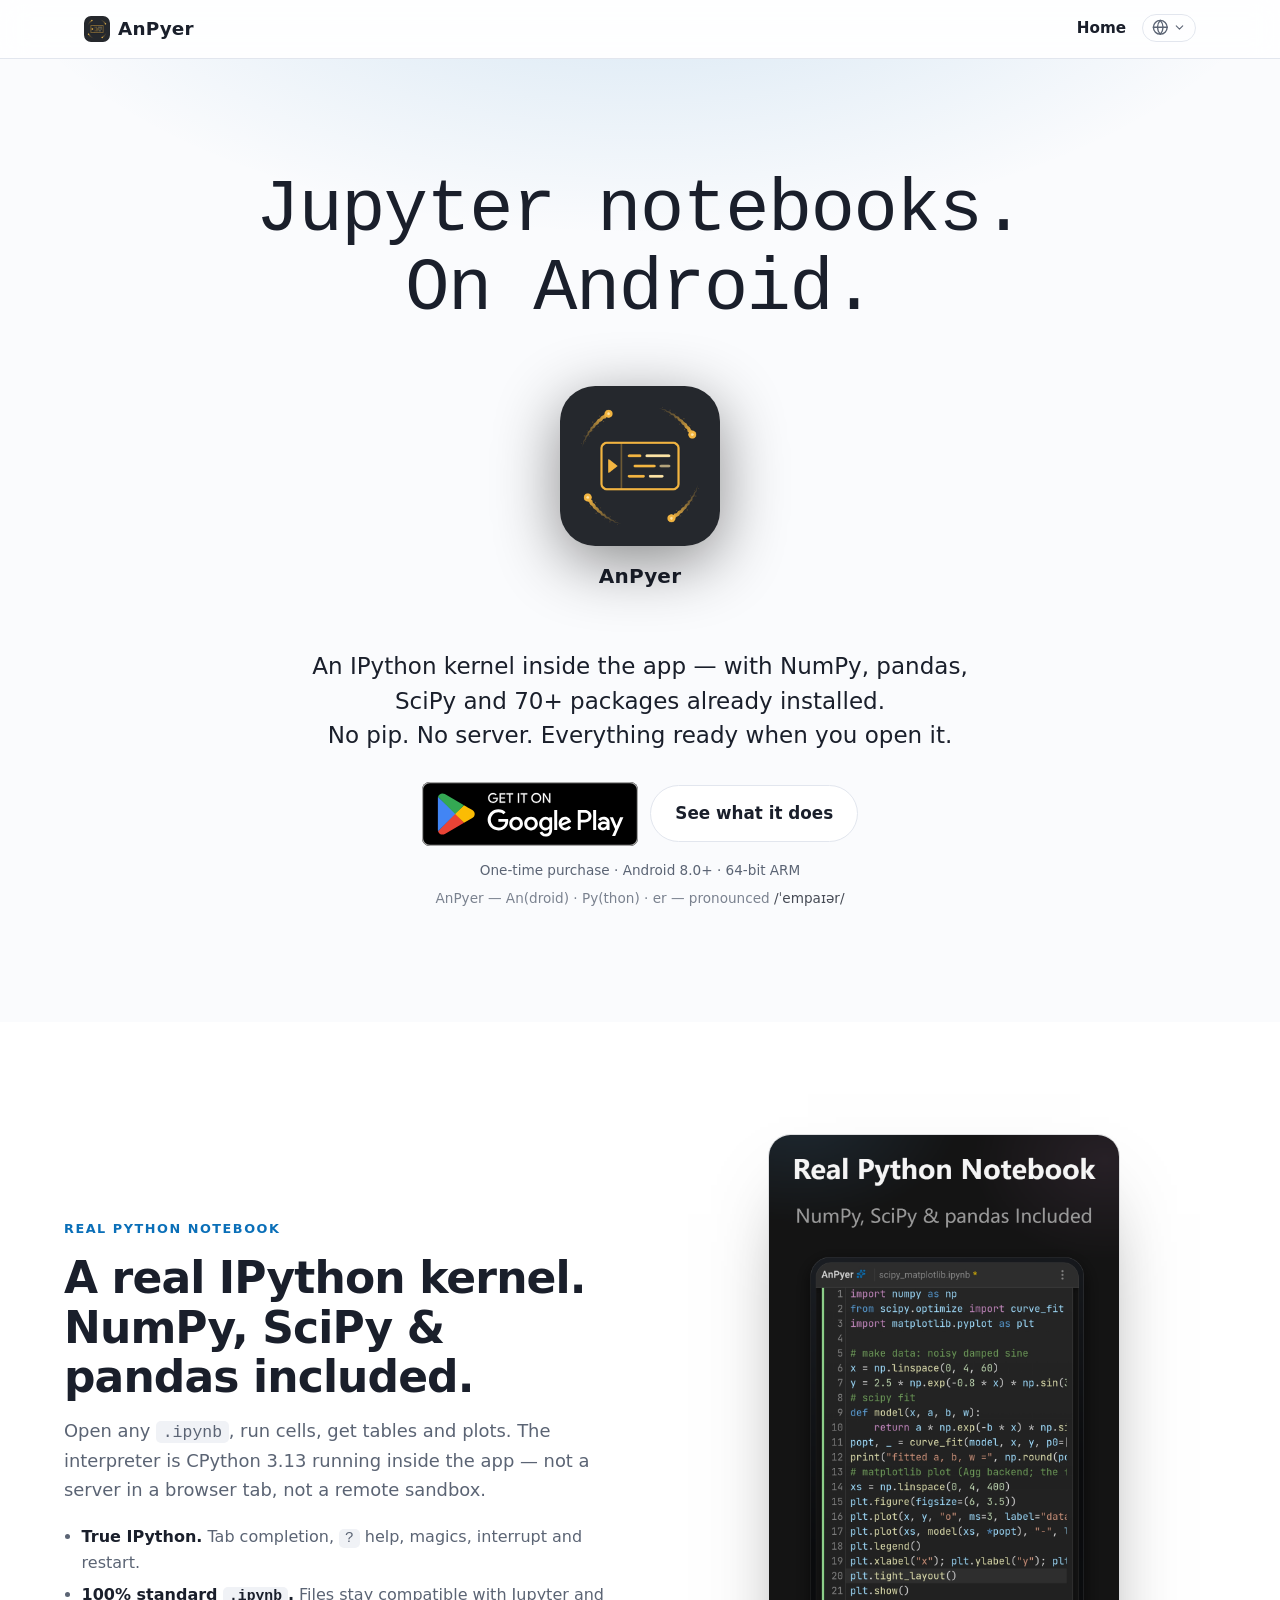
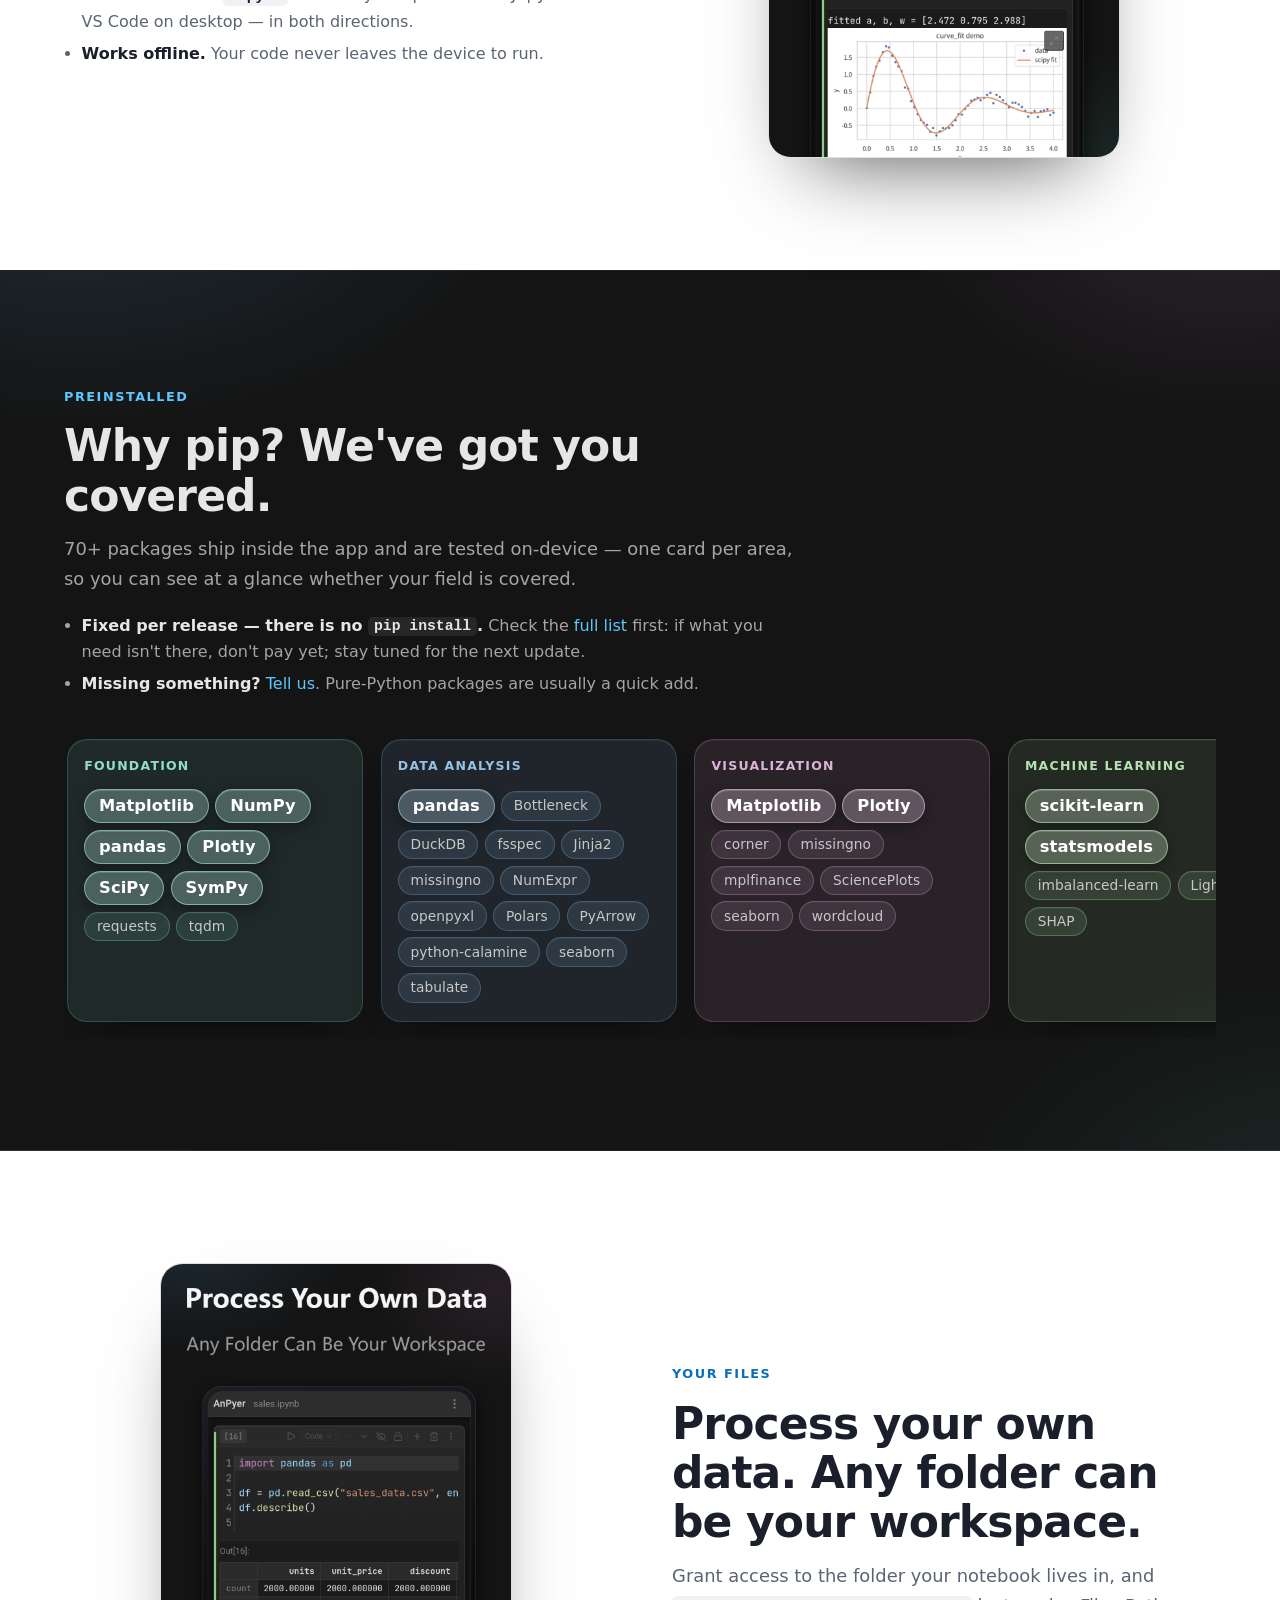
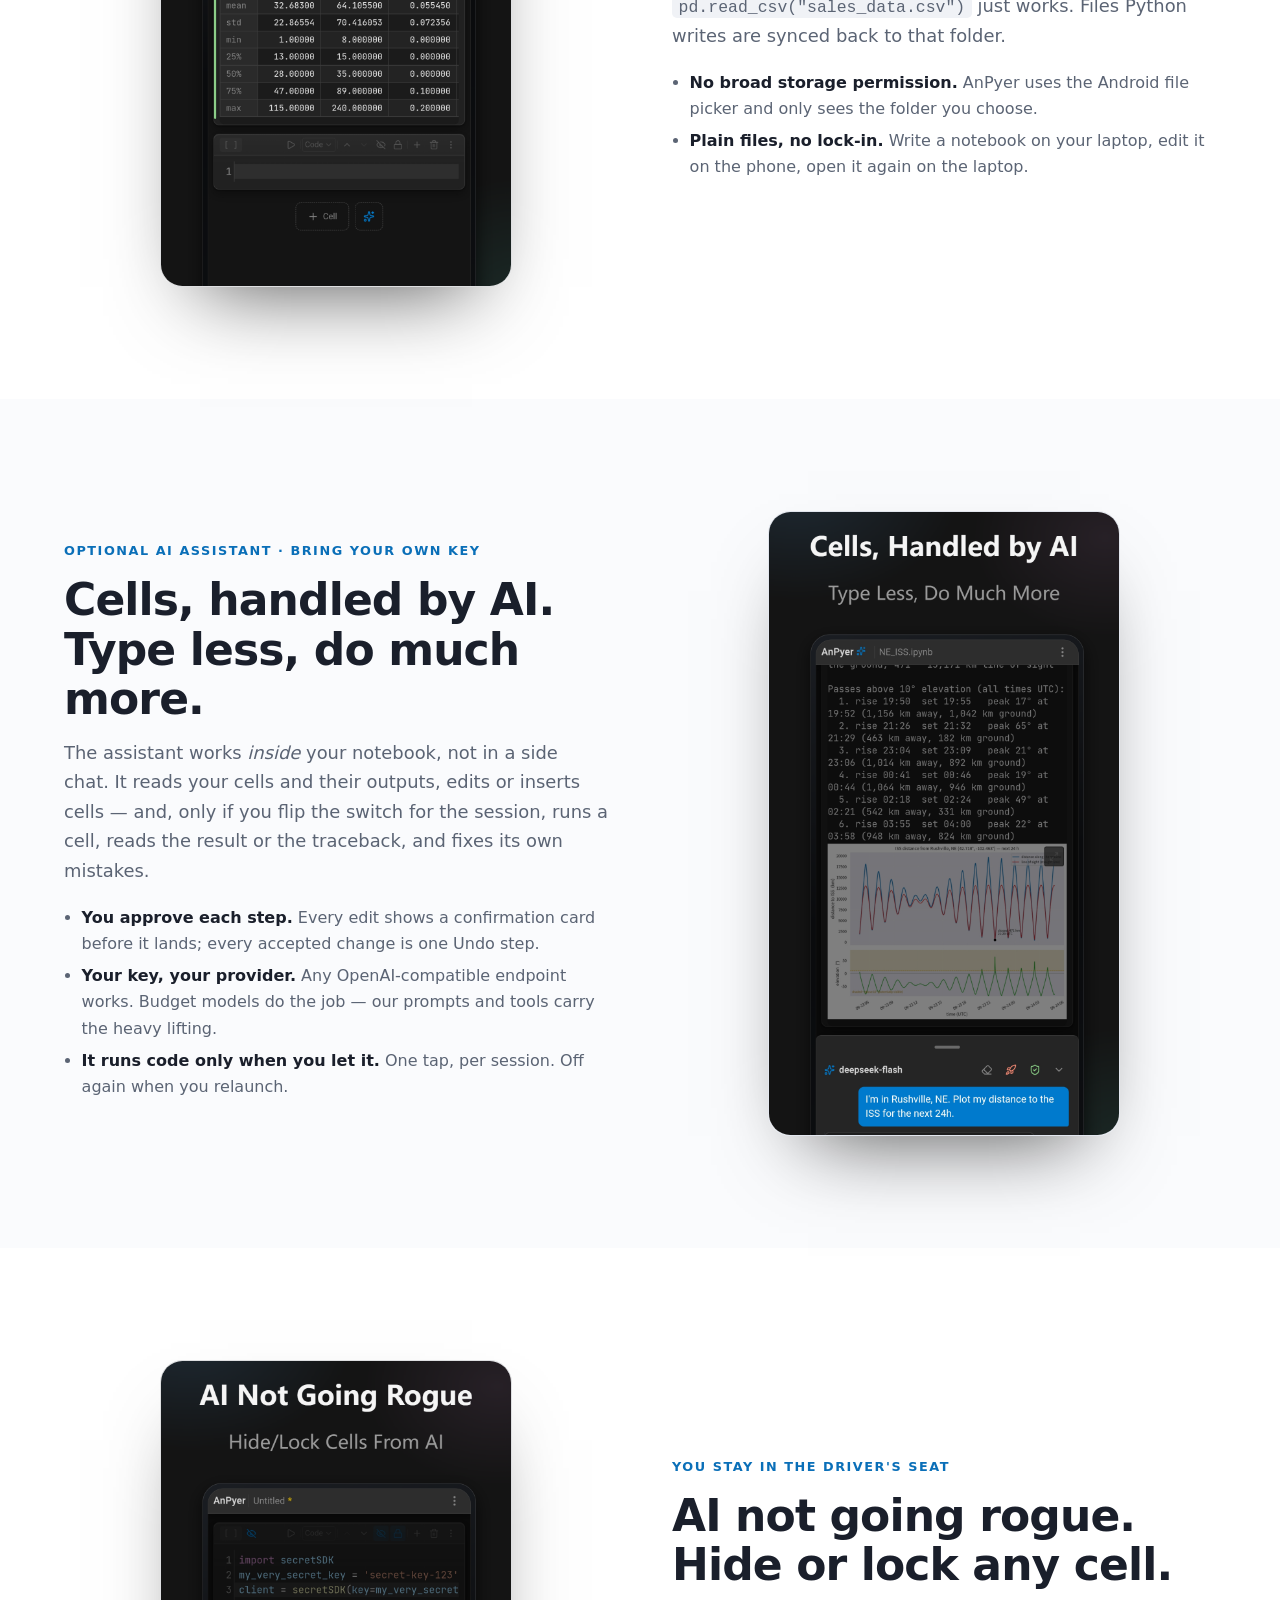
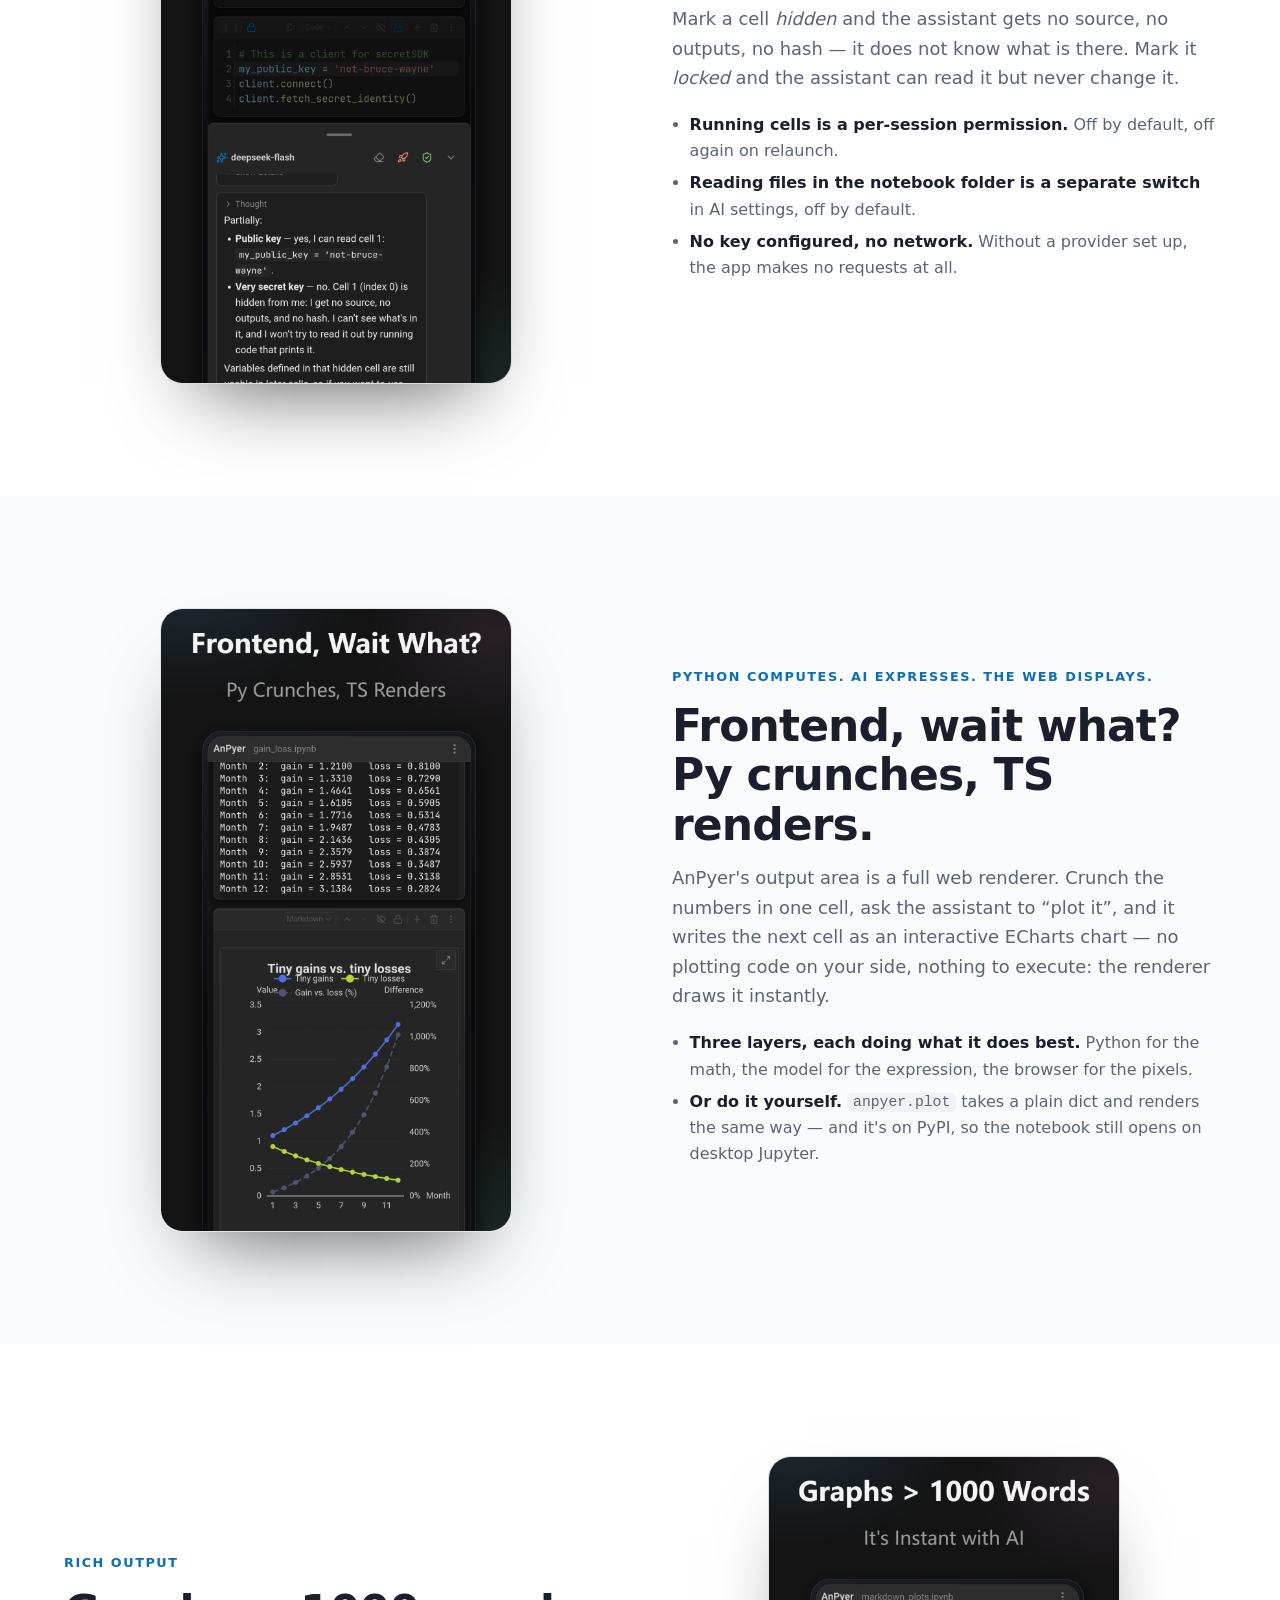
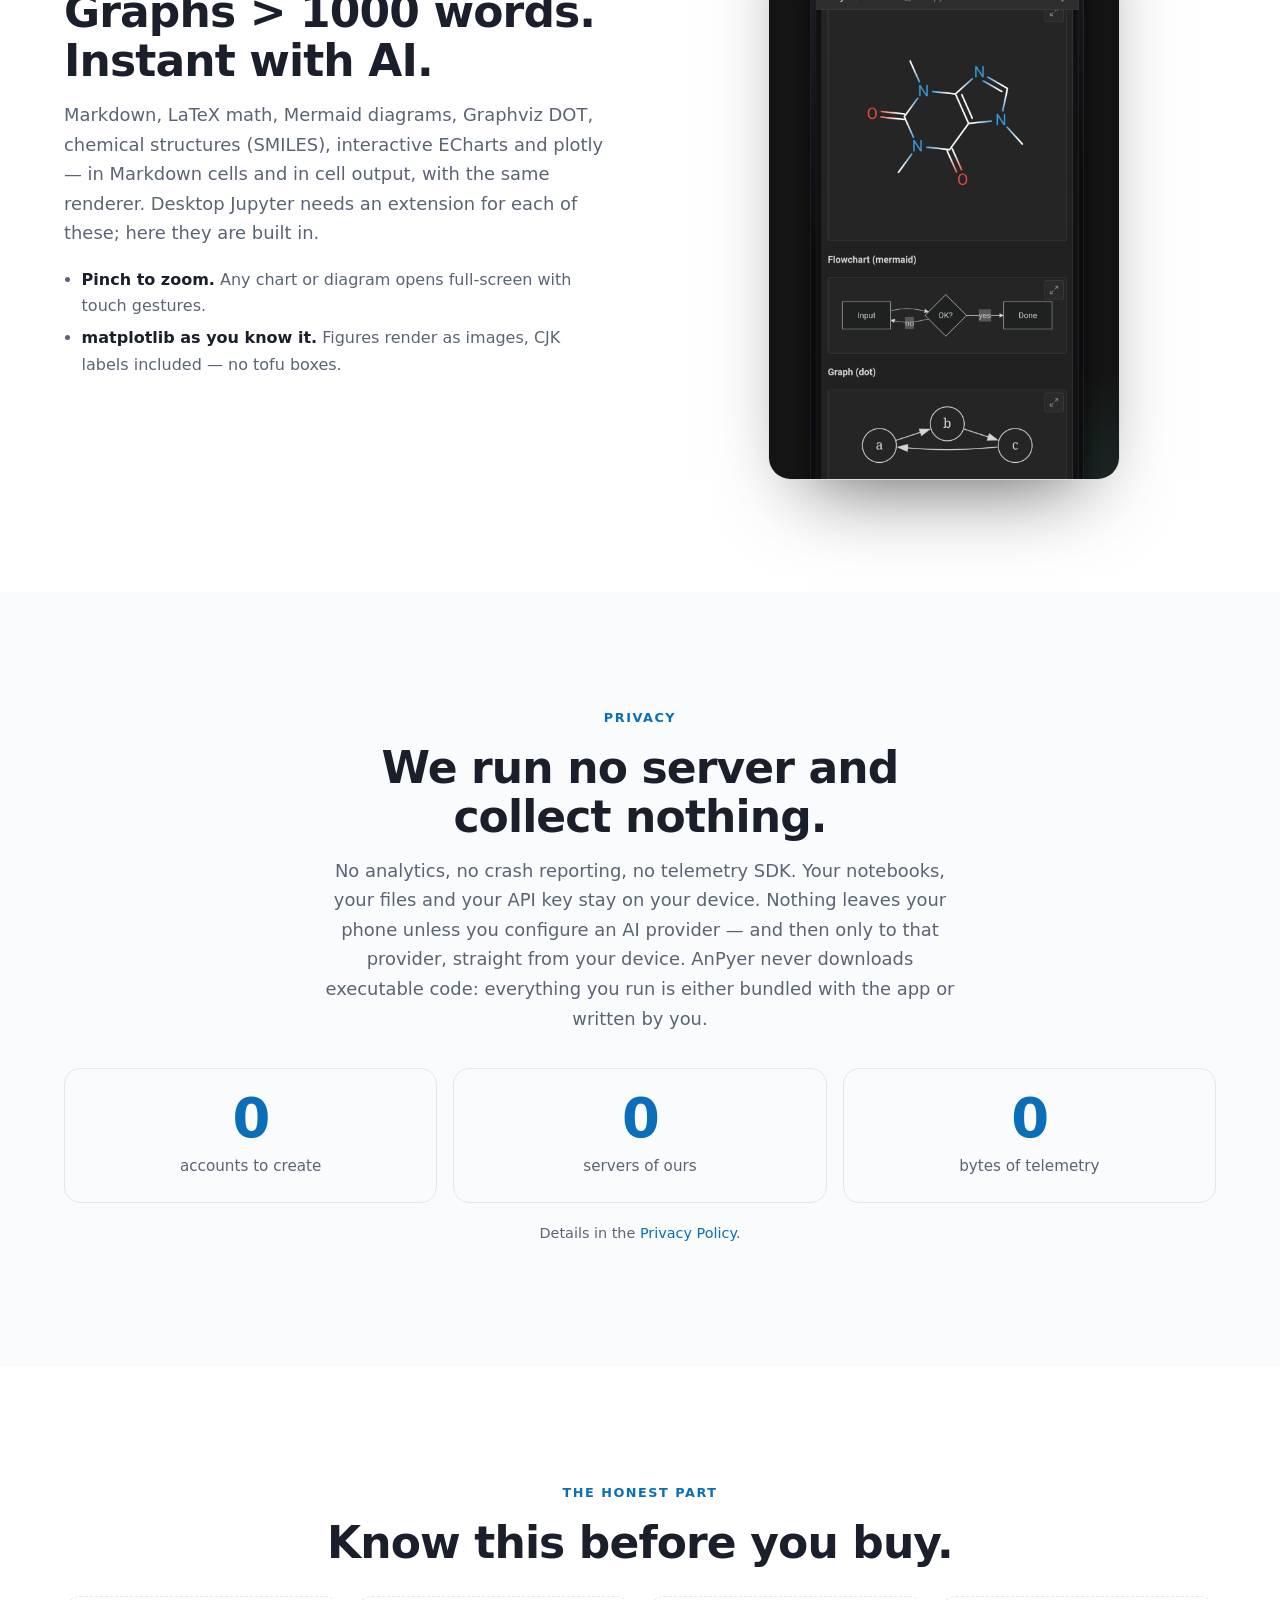
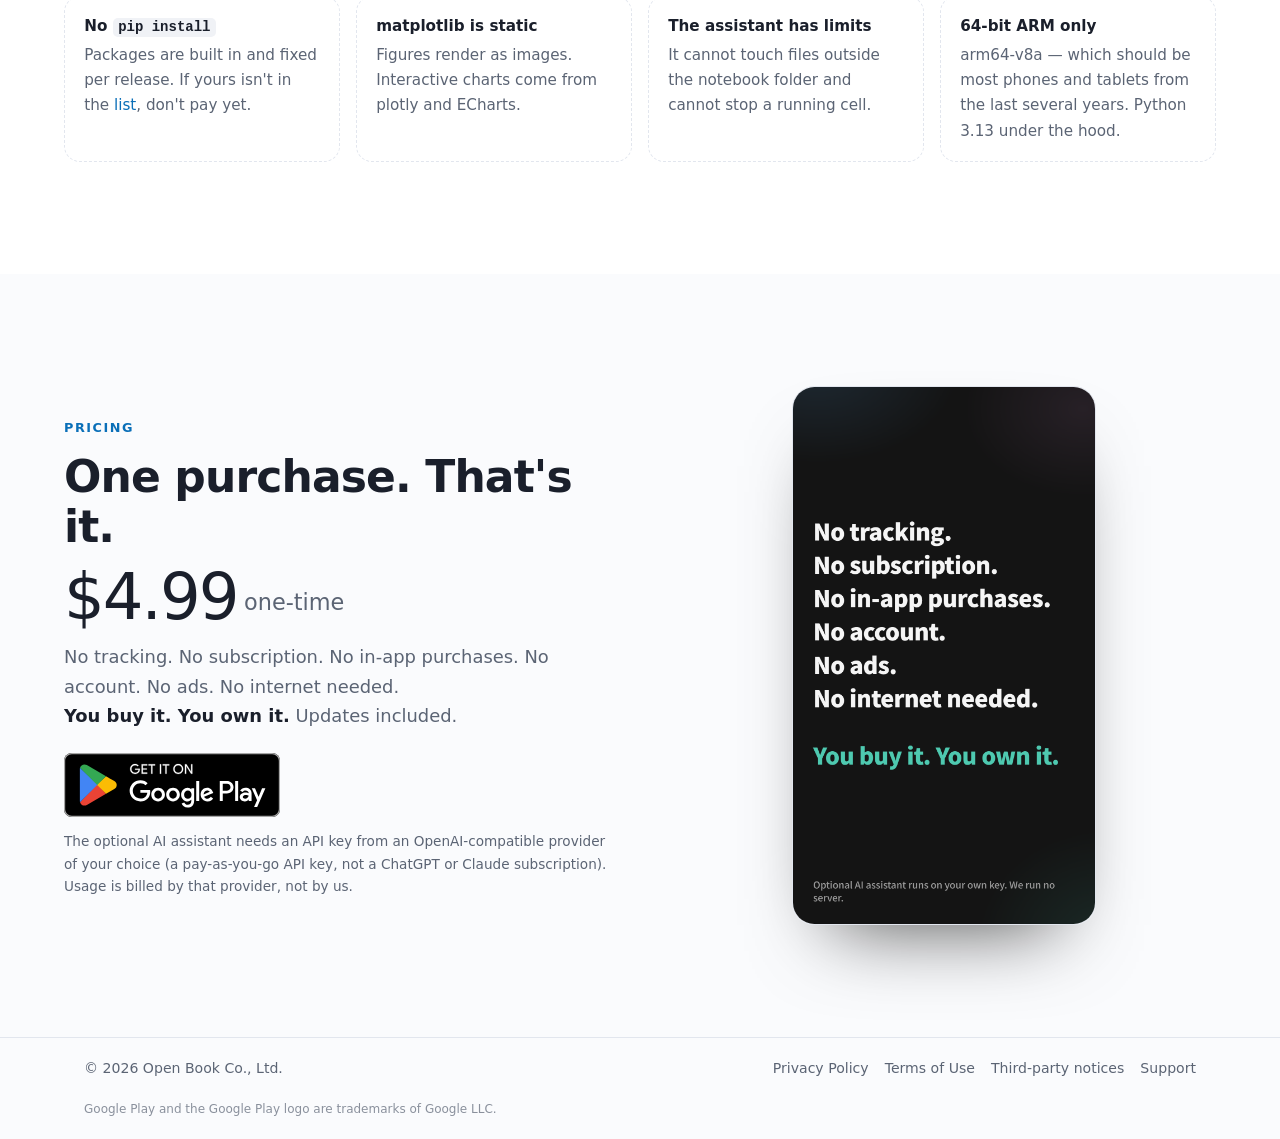
<file: index.html>
<!DOCTYPE html>
<html lang="en">
<head>
<meta charset="utf-8">
<meta name="viewport" content="width=device-width, initial-scale=1">
<title>AnPyer — Jupyter notebooks on Android</title>
<meta name="description" content="AnPyer runs Jupyter notebooks natively on your Android device: an IPython kernel inside the app with NumPy, pandas, SciPy, scikit-learn, matplotlib and 70+ packages preinstalled. No pip, no server, no account.">
<link rel="stylesheet" href="/assets/site.css?v=2">
<link rel="icon" href="/favicon.ico" sizes="any">
<link rel="icon" href="/assets/brand/favicon-32.png" type="image/png" sizes="32x32">
<link rel="apple-touch-icon" href="/assets/brand/apple-touch-icon.png">
<meta property="og:title" content="AnPyer — Jupyter notebooks on Android">
<meta property="og:description" content="An IPython kernel inside the app. NumPy, pandas, SciPy and 70+ packages preinstalled. No pip, no server, no account.">
<meta property="og:image" content="https://anpyer.com/assets/brand/og-image.png">
<link rel="stylesheet" href="/assets/landing.css?v=8">
<link rel="alternate" hreflang="zh" href="/zh/">
<link rel="alternate" hreflang="en" href="/">
</head>
<body class="landing">

<header class="site-header">
  <div class="inner">
    <a class="brand" href="/"><img class="logo" src="/assets/brand/brand-64.png" alt="" width="26" height="26">AnPyer</a>
    <nav class="nav" aria-label="Site">
      <a class="nav-link" href="/" aria-current="page">Home</a>
      <!-- <a class="nav-link" href="/privacy/">Privacy</a>
      <a class="nav-link" href="/terms/">Terms</a>
      <a class="nav-link" href="/support/">Support</a> -->
      <details class="lang-menu">
        <summary aria-label="Language" title="Language"><svg class="icon" width="18" height="18" aria-hidden="true"><use href="/assets/icons.svg?v=2#icon-globe"/></svg><svg class="icon chev" width="14" height="14" aria-hidden="true"><use href="/assets/icons.svg?v=2#icon-chevron"/></svg></summary>
        <ul class="menu">
          <li><a href="/" hreflang="en" aria-current="true"><span class="flag" aria-hidden="true">🇬🇧</span>English<svg class="icon tick" width="16" height="16" aria-hidden="true"><use href="/assets/icons.svg?v=2#icon-check"/></svg></a></li>
          <li><a href="/zh/" hreflang="zh" lang="zh"><span class="flag" aria-hidden="true">🇨🇳</span>简体中文<svg class="icon tick" width="16" height="16" aria-hidden="true"><use href="/assets/icons.svg?v=2#icon-check"/></svg></a></li>
        </ul>
      </details>
    </nav>
  </div>
</header>

<main>

  <!-- ============ HERO: title → app icon → one line → store button ============ -->
  <section class="block hero-block">
    <div class="inner hero-center">
      <h1>Jupyter notebooks.<br>On Android.</h1>

      <a class="hero-app" href="https://play.google.com/store/apps/details?id=com.openbook.anpyer">
        <img class="hero-icon" src="/assets/brand/icon-512.png" alt="AnPyer app icon" width="160" height="160">
        <span class="hero-app-name">AnPyer</span>
      </a>

      <p class="lead">An IPython kernel inside the app — with NumPy, pandas, SciPy and <!-- BEGIN:pkgcount -->70+<!-- END:pkgcount --> packages already installed.<br>No pip. No server. Everything ready when you open it.</p>

      <div class="cta">
        <a class="store-badge" href="https://play.google.com/store/apps/details?id=com.openbook.anpyer">
          <img src="/assets/brand/google-play-badge-en.svg" alt="Get it on Google Play" height="64">
        </a>
        <a class="btn large" href="#notebook">See what it does</a>
      </div>
      <p class="fineprint">One-time purchase · Android 8.0+ · 64-bit ARM</p>
      <p class="pronounce">AnPyer — An(droid) · Py(thon) · er — pronounced <em>/ˈempaɪər/</em></p>
    </div>
  </section>

  <!-- ============ 1. Real Python notebook ============ -->
  <section class="block alt" id="notebook">
    <div class="inner split">
      <div class="copy reveal">
        <p class="eyebrow">Real Python notebook</p>
        <h2>A real IPython kernel. NumPy, SciPy &amp; pandas included.</h2>
        <p class="lead">Open any <code>.ipynb</code>, run cells, get tables and plots. The interpreter is CPython 3.13 running inside the app — not a server in a browser tab, not a remote sandbox.</p>
        <ul>
          <li><strong>True IPython.</strong> Tab completion, <code>?</code> help, magics, interrupt and restart.</li>
          <li><strong>100% standard <code>.ipynb</code>.</strong> Files stay compatible with Jupyter and VS Code on desktop — in both directions.</li>
          <li><strong>Works offline.</strong> Your code never leaves the device to run.</li>
        </ul>
      </div>
      <div class="visual reveal">
        <img class="shot" src="/assets/demo/01-notebook.png" alt="AnPyer running a notebook: scipy curve_fit code, the fitted parameters and the matplotlib figure, all on one phone screen" width="1080" height="1920" loading="lazy">
      </div>
    </div>
  </section>

  <!-- ============ 2. Packages ============ -->
  <section class="block pkg-section" id="packages">
    <div class="inner">
      <div class="packages-head reveal">
        <p class="eyebrow">Preinstalled</p>
        <h2>Why pip? We've got you covered.</h2>
        <p class="lead"><!-- BEGIN:pkgcount -->70+<!-- END:pkgcount --> packages ship inside the app and are tested on-device — one card per area, so you can see at a glance whether your field is covered.</p>
        <ul>
          <li><strong>Fixed per release — there is no <code>pip install</code>.</strong> Check the <a href="/notices/">full list</a> first: if what you need isn't there, don't pay yet; stay tuned for the next update.</li>
          <li><strong>Missing something?</strong> <a href="/support/">Tell us</a>. Pure-Python packages are usually a quick add.</li>
        </ul>
      </div>
      <div class="pkg-wall reveal" tabindex="0" role="region" aria-label="Preinstalled packages — scroll sideways for more cards">
        <!-- BEGIN:packages (generated by AnPyer/scripts/sync-site-packages.py — do not edit) -->
        <article class="pkg-card" style="--cat: #4ec9b0">
          <h3 class="pkg-card-title">Foundation</h3>
          <ul class="pkg-pills">
            <li class="pill featured">Matplotlib</li>
            <li class="pill featured">NumPy</li>
            <li class="pill featured">pandas</li>
            <li class="pill featured">Plotly</li>
            <li class="pill featured">SciPy</li>
            <li class="pill featured">SymPy</li>
            <li class="pill">requests</li>
            <li class="pill">tqdm</li>
          </ul>
        </article>
        <article class="pkg-card" style="--cat: #569cd6">
          <h3 class="pkg-card-title">Data analysis</h3>
          <ul class="pkg-pills">
            <li class="pill featured">pandas</li>
            <li class="pill">Bottleneck</li>
            <li class="pill">DuckDB</li>
            <li class="pill">fsspec</li>
            <li class="pill">Jinja2</li>
            <li class="pill">missingno</li>
            <li class="pill">NumExpr</li>
            <li class="pill">openpyxl</li>
            <li class="pill">Polars</li>
            <li class="pill">PyArrow</li>
            <li class="pill">python-calamine</li>
            <li class="pill">seaborn</li>
            <li class="pill">tabulate</li>
          </ul>
        </article>
        <article class="pkg-card" style="--cat: #c586c0">
          <h3 class="pkg-card-title">Visualization</h3>
          <ul class="pkg-pills">
            <li class="pill featured">Matplotlib</li>
            <li class="pill featured">Plotly</li>
            <li class="pill">corner</li>
            <li class="pill">missingno</li>
            <li class="pill">mplfinance</li>
            <li class="pill">SciencePlots</li>
            <li class="pill">seaborn</li>
            <li class="pill">wordcloud</li>
          </ul>
        </article>
        <article class="pkg-card" style="--cat: #89d185">
          <h3 class="pkg-card-title">Machine learning</h3>
          <ul class="pkg-pills">
            <li class="pill featured">scikit-learn</li>
            <li class="pill featured">statsmodels</li>
            <li class="pill">imbalanced-learn</li>
            <li class="pill">LightGBM</li>
            <li class="pill">SHAP</li>
          </ul>
        </article>
        <article class="pkg-card" style="--cat: #dcdcaa">
          <h3 class="pkg-card-title">Statistics &amp; time series</h3>
          <ul class="pkg-pills">
            <li class="pill featured">statsmodels</li>
            <li class="pill">emcee</li>
            <li class="pill">filterpy</li>
            <li class="pill">lifelines</li>
            <li class="pill">PyWavelets</li>
            <li class="pill">scikit-posthocs</li>
            <li class="pill">uncertainties</li>
          </ul>
        </article>
        <article class="pkg-card" style="--cat: #d7ba7d">
          <h3 class="pkg-card-title">Finance</h3>
          <ul class="pkg-pills">
            <li class="pill featured">statsmodels</li>
            <li class="pill">mplfinance</li>
            <li class="pill">ta</li>
            <li class="pill">tushare</li>
            <li class="pill">yfinance</li>
          </ul>
        </article>
        <article class="pkg-card" style="--cat: #4fc1ff">
          <h3 class="pkg-card-title">Science &amp; engineering</h3>
          <ul class="pkg-pills">
            <li class="pill featured">SciPy</li>
            <li class="pill featured">SymPy</li>
            <li class="pill">control</li>
            <li class="pill">filterpy</li>
            <li class="pill">NetworkX</li>
            <li class="pill">Pint</li>
            <li class="pill">PyWavelets</li>
            <li class="pill">uncertainties</li>
          </ul>
        </article>
        <article class="pkg-card" style="--cat: #9cdcfe">
          <h3 class="pkg-card-title">Astronomy &amp; geo</h3>
          <ul class="pkg-pills">
            <li class="pill featured">Astropy</li>
            <li class="pill">corner</li>
            <li class="pill">emcee</li>
            <li class="pill">geopy</li>
            <li class="pill">jplephem</li>
            <li class="pill">pymap3d</li>
            <li class="pill">pyshp</li>
            <li class="pill">sgp4</li>
            <li class="pill">Skyfield</li>
          </ul>
        </article>
        <article class="pkg-card" style="--cat: #ce9178">
          <h3 class="pkg-card-title">Web &amp; API</h3>
          <ul class="pkg-pills">
            <li class="pill">cryptography</li>
            <li class="pill">FastAPI</li>
            <li class="pill">Jinja2</li>
            <li class="pill">Pydantic</li>
            <li class="pill">PyYAML</li>
            <li class="pill">requests</li>
            <li class="pill">Starlette</li>
            <li class="pill">Uvicorn</li>
          </ul>
        </article>
        <article class="pkg-card" style="--cat: #d16969">
          <h3 class="pkg-card-title">Databases &amp; vector stores</h3>
          <ul class="pkg-pills">
            <li class="pill">asyncpg</li>
            <li class="pill">Beanie</li>
            <li class="pill">DuckDB</li>
            <li class="pill">Elasticsearch</li>
            <li class="pill">Milvus</li>
            <li class="pill">pg8000</li>
            <li class="pill">psycopg</li>
            <li class="pill">Pydantic</li>
            <li class="pill">pymongo</li>
            <li class="pill">PyMySQL</li>
            <li class="pill">Qdrant</li>
            <li class="pill">redis</li>
            <li class="pill">SQLAlchemy</li>
          </ul>
        </article>
        <article class="pkg-card" style="--cat: #b5cea8">
          <h3 class="pkg-card-title">Files &amp; office</h3>
          <ul class="pkg-pills">
            <li class="pill">imageio</li>
            <li class="pill">openpyxl</li>
            <li class="pill">Pillow</li>
            <li class="pill">pypdf</li>
            <li class="pill">python-calamine</li>
            <li class="pill">python-docx</li>
            <li class="pill">tifffile</li>
            <li class="pill">xlrd</li>
            <li class="pill">XlsxWriter</li>
          </ul>
        </article>
        <article class="pkg-card" style="--cat: #c8c8c8">
          <h3 class="pkg-card-title">Text &amp; web scraping</h3>
          <ul class="pkg-pills">
            <li class="pill">Beautiful Soup</li>
            <li class="pill">jieba</li>
            <li class="pill">lxml</li>
            <li class="pill">RapidFuzz</li>
            <li class="pill">regex</li>
            <li class="pill">requests</li>
            <li class="pill">wordcloud</li>
          </ul>
        </article>
        <!-- END:packages -->
      </div>
    </div>
  </section>

  <!-- ============ 3. Your files ============ -->
  <section class="block alt">
    <div class="inner split reverse">
      <div class="copy reveal">
        <p class="eyebrow">Your files</p>
        <h2>Process your own data. Any folder can be your workspace.</h2>
        <p class="lead">Grant access to the folder your notebook lives in, and <code>pd.read_csv("sales_data.csv")</code> just works. Files Python writes are synced back to that folder.</p>
        <ul>
          <li><strong>No broad storage permission.</strong> AnPyer uses the Android file picker and only sees the folder you choose.</li>
          <li><strong>Plain files, no lock-in.</strong> Write a notebook on your laptop, edit it on the phone, open it again on the laptop.</li>
        </ul>
      </div>
      <div class="visual reveal">
        <img class="shot" src="/assets/demo/02-process-own-data.png" alt="A notebook reading sales_data.csv from its own folder with pandas and showing describe() as a table" width="1080" height="1920" loading="lazy">
      </div>
    </div>
  </section>

  <!-- ============ 4. AI in the cells ============ -->
  <section class="block">
    <div class="inner split">
      <div class="copy reveal">
        <p class="eyebrow">Optional AI assistant · bring your own key</p>
        <h2>Cells, handled by AI. Type less, do much more.</h2>
        <p class="lead">The assistant works <em>inside</em> your notebook, not in a side chat. It reads your cells and their outputs, edits or inserts cells — and, only if you flip the switch for the session, runs a cell, reads the result or the traceback, and fixes its own mistakes.</p>
        <ul>
          <li><strong>You approve each step.</strong> Every edit shows a confirmation card before it lands; every accepted change is one Undo step.</li>
          <li><strong>Your key, your provider.</strong> Any OpenAI-compatible endpoint works. Budget models do the job — our prompts and tools carry the heavy lifting.</li>
          <li><strong>It runs code only when you let it.</strong> One tap, per session. Off again when you relaunch.</li>
        </ul>
      </div>
      <div class="visual reveal">
        <img class="shot" src="/assets/demo/03-AI.png" alt="The AI panel with the prompt “Plot my distance to the ISS for the next 24h” and the notebook above showing the charts it wrote and ran" width="1080" height="1920" loading="lazy">
      </div>
    </div>
  </section>

  <!-- ============ 5. AI not going rogue ============ -->
  <section class="block alt">
    <div class="inner split reverse">
      <div class="copy reveal">
        <p class="eyebrow">You stay in the driver's seat</p>
        <h2>AI not going rogue. Hide or lock any cell.</h2>
        <p class="lead">Mark a cell <em>hidden</em> and the assistant gets no source, no outputs, no hash — it does not know what is there. Mark it <em>locked</em> and the assistant can read it but never change it.</p>
        <ul>
          <li><strong>Running cells is a per-session permission.</strong> Off by default, off again on relaunch.</li>
          <li><strong>Reading files in the notebook folder is a separate switch</strong> in AI settings, off by default.</li>
          <li><strong>No key configured, no network.</strong> Without a provider set up, the app makes no requests at all.</li>
        </ul>
      </div>
      <div class="visual reveal">
        <img class="shot" src="/assets/demo/04-no-rogue-AI.png" alt="A notebook with one cell hidden from the AI and one locked; the assistant replies that the hidden cell gives it no source, no outputs and no hash" width="1080" height="1920" loading="lazy">
      </div>
    </div>
  </section>

  <!-- ============ 6. Python computes, the web displays ============ -->
  <section class="block">
    <div class="inner split reverse">
      <div class="copy reveal">
        <p class="eyebrow">Python computes. AI expresses. The web displays.</p>
        <h2>Frontend, wait what? Py crunches, TS renders.</h2>
        <p class="lead">AnPyer's output area is a full web renderer. Crunch the numbers in one cell, ask the assistant to “plot it”, and it writes the next cell as an interactive ECharts chart — no plotting code on your side, nothing to execute: the renderer draws it instantly.</p>
        <ul>
          <li><strong>Three layers, each doing what it does best.</strong> Python for the math, the model for the expression, the browser for the pixels.</li>
          <li><strong>Or do it yourself.</strong> <code>anpyer.plot</code> takes a plain dict and renders the same way — and it's on PyPI, so the notebook still opens on desktop Jupyter.</li>
        </ul>
      </div>
      <div class="visual reveal">
        <img class="shot" src="/assets/demo/07-py-frontend.png" alt="One cell prints twelve rows of numbers; the next cell, written by the AI, renders them as an interactive ECharts line chart" width="1080" height="1920" loading="lazy">
      </div>
    </div>
  </section>

  <!-- ============ 7. Rich output ============ -->
  <section class="block alt">
    <div class="inner split">
      <div class="copy reveal">
        <p class="eyebrow">Rich output</p>
        <h2>Graphs &gt; 1000 words. Instant with AI.</h2>
        <p class="lead">Markdown, LaTeX math, Mermaid diagrams, Graphviz DOT, chemical structures (SMILES), interactive ECharts and plotly — in Markdown cells and in cell output, with the same renderer. Desktop Jupyter needs an extension for each of these; here they are built in.</p>
        <ul>
          <li><strong>Pinch to zoom.</strong> Any chart or diagram opens full-screen with touch gestures.</li>
          <li><strong>matplotlib as you know it.</strong> Figures render as images, CJK labels included — no tofu boxes.</li>
        </ul>
      </div>
      <div class="visual reveal">
        <img class="shot" src="/assets/demo/08-frontend-graphs.png" alt="A Markdown cell rendering a caffeine molecule from SMILES, a Mermaid diagram and a Graphviz DOT graph on one screen" width="1080" height="1920" loading="lazy">
      </div>
    </div>
  </section>

  <!-- ============ 8. Privacy ============ -->
  <section class="block">
    <div class="inner">
      <div class="centered reveal">
        <p class="eyebrow">Privacy</p>
        <h2>We run no server and collect nothing.</h2>
        <p class="lead">No analytics, no crash reporting, no telemetry SDK. Your notebooks, your files and your API key stay on your device. Nothing leaves your phone unless you configure an AI provider — and then only to that provider, straight from your device. AnPyer never downloads executable code: everything you run is either bundled with the app or written by you.</p>
      </div>
      <ul class="stats reveal">
        <li><b>0</b><span>accounts to create</span></li>
        <li><b>0</b><span>servers of ours</span></li>
        <li><b>0</b><span>bytes of telemetry</span></li>
      </ul>
      <p class="chips-note reveal">Details in the <a href="/privacy/">Privacy Policy</a>.</p>
    </div>
  </section>

  <!-- ============ 9. The honest part ============ -->
  <section class="block alt">
    <div class="inner">
      <div class="centered reveal">
        <p class="eyebrow">The honest part</p>
        <h2>Know this before you buy.</h2>
      </div>
      <ul class="limits reveal">
        <li><strong>No <code>pip install</code></strong>Packages are built in and fixed per release. If yours isn't in the <a href="/notices/">list</a>, don't pay yet.</li>
        <li><strong>matplotlib is static</strong>Figures render as images. Interactive charts come from plotly and ECharts.</li>
        <li><strong>The assistant has limits</strong>It cannot touch files outside the notebook folder and cannot stop a running cell.</li>
        <li><strong>64-bit ARM only</strong>arm64-v8a — which should be most phones and tablets from the last several years. Python 3.13 under the hood.</li>
      </ul>
    </div>
  </section>

  <!-- ============ 10. Pricing / CTA ============ -->
  <section class="block pricing-block">
    <div class="inner split">
      <div class="copy reveal">
        <p class="eyebrow">Pricing</p>
        <h2>One purchase. That's it.</h2>
        <p class="price">$4.99<small>one-time</small></p>
        <p class="lead">No tracking. No subscription. No in-app purchases. No account. No ads. No internet needed.<br><strong>You buy it. You own it.</strong> Updates included.</p>
        <div class="cta">
          <a class="store-badge" href="https://play.google.com/store/apps/details?id=com.openbook.anpyer">
            <img src="/assets/brand/google-play-badge-en.svg" alt="Get it on Google Play" height="64">
          </a>
        </div>
        <p class="fineprint">The optional AI assistant needs an API key from an OpenAI-compatible provider of your choice (a pay-as-you-go API key, not a ChatGPT or Claude subscription). Usage is billed by that provider, not by us.</p>
      </div>
      <div class="visual reveal">
        <img class="shot" src="/assets/demo/05-reinforcement.png" alt="No tracking. No subscription. No in-app purchases. No account. No ads. No internet needed. You buy it. You own it." width="1080" height="1920" loading="lazy">
      </div>
    </div>
  </section>

</main>

<footer class="site-footer">
  <div class="inner">
    <span>© 2026 <span class="legal-name">Open Book Co., Ltd.</span></span>
    <div class="links">
      <a href="/privacy/">Privacy Policy</a>
      <a href="/terms/">Terms of Use</a>
      <a href="/notices/">Third-party notices</a>
      <a href="/support/">Support</a>
    </div>
    <p class="trademark">Google Play and the Google Play logo are trademarks of Google LLC.</p>
  </div>
</footer>

<script src="/assets/site.js?v=3" defer></script>

</body>
</html>
</file>
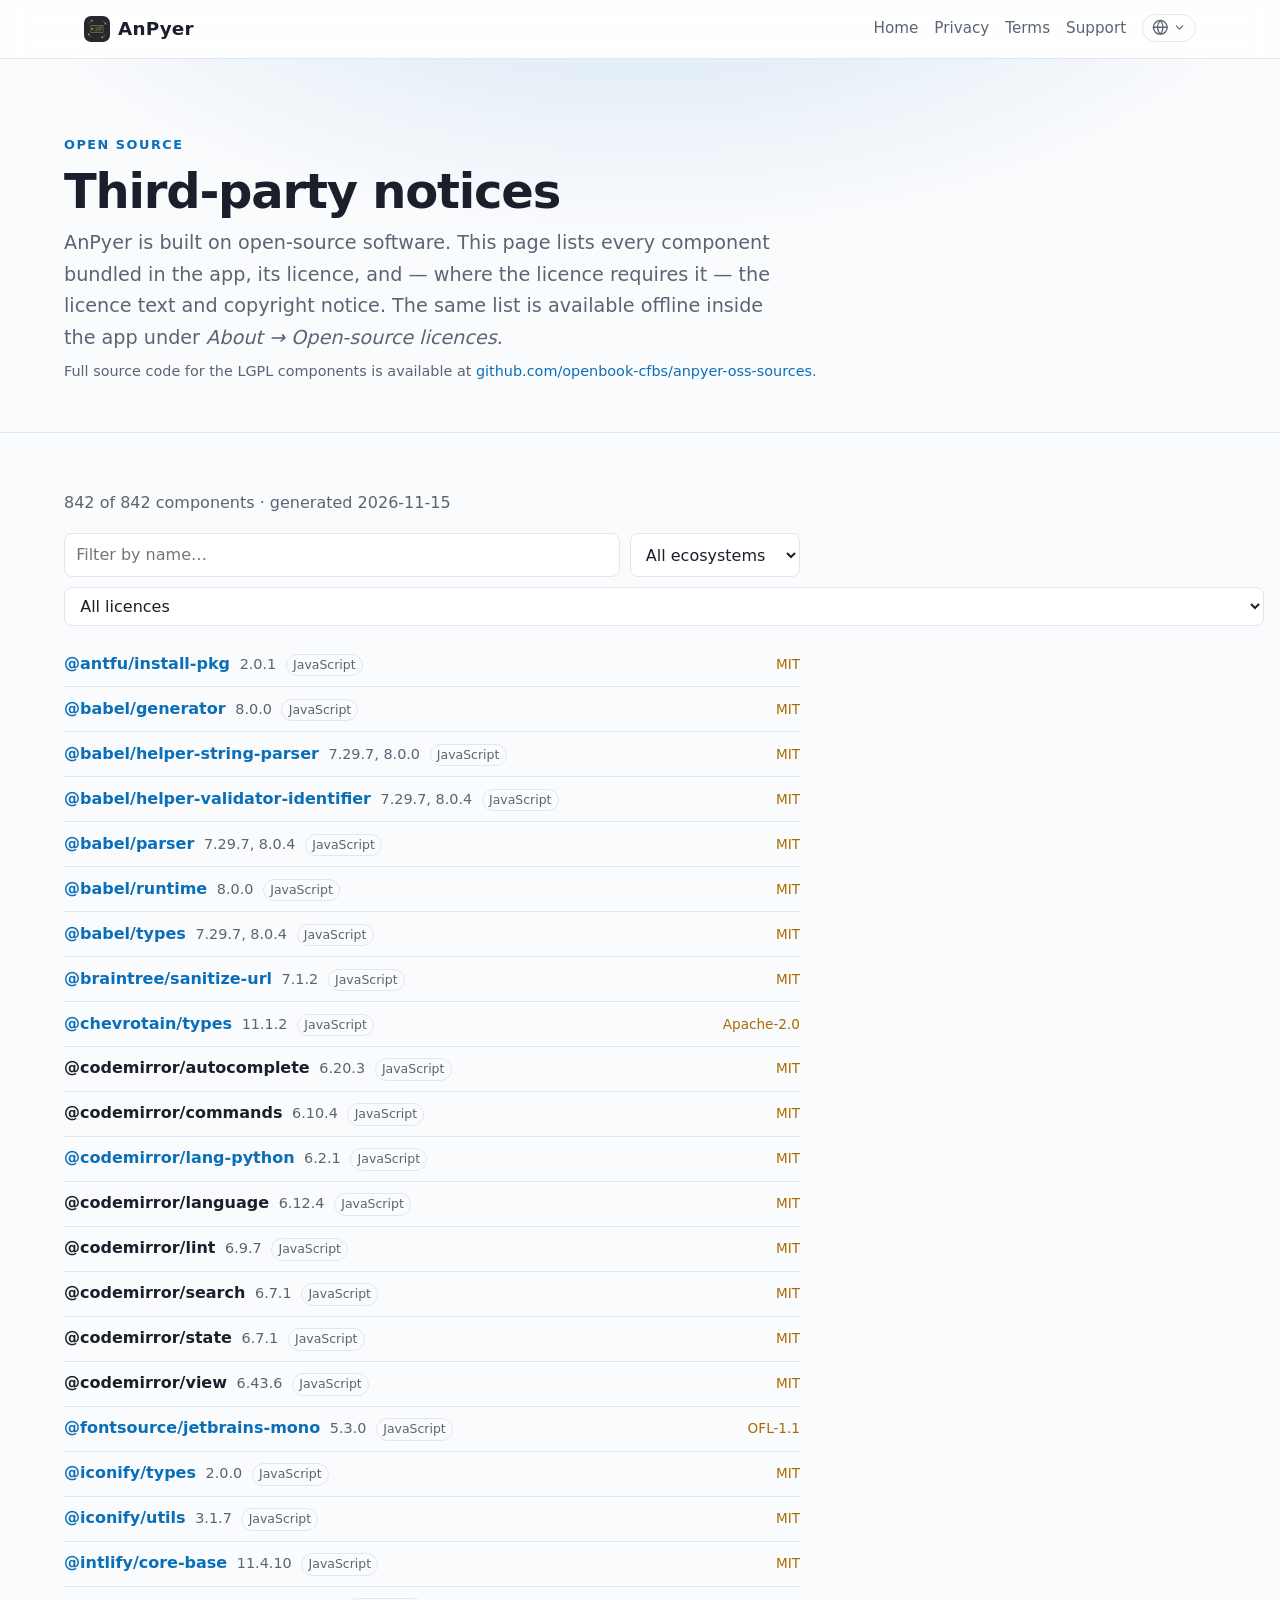
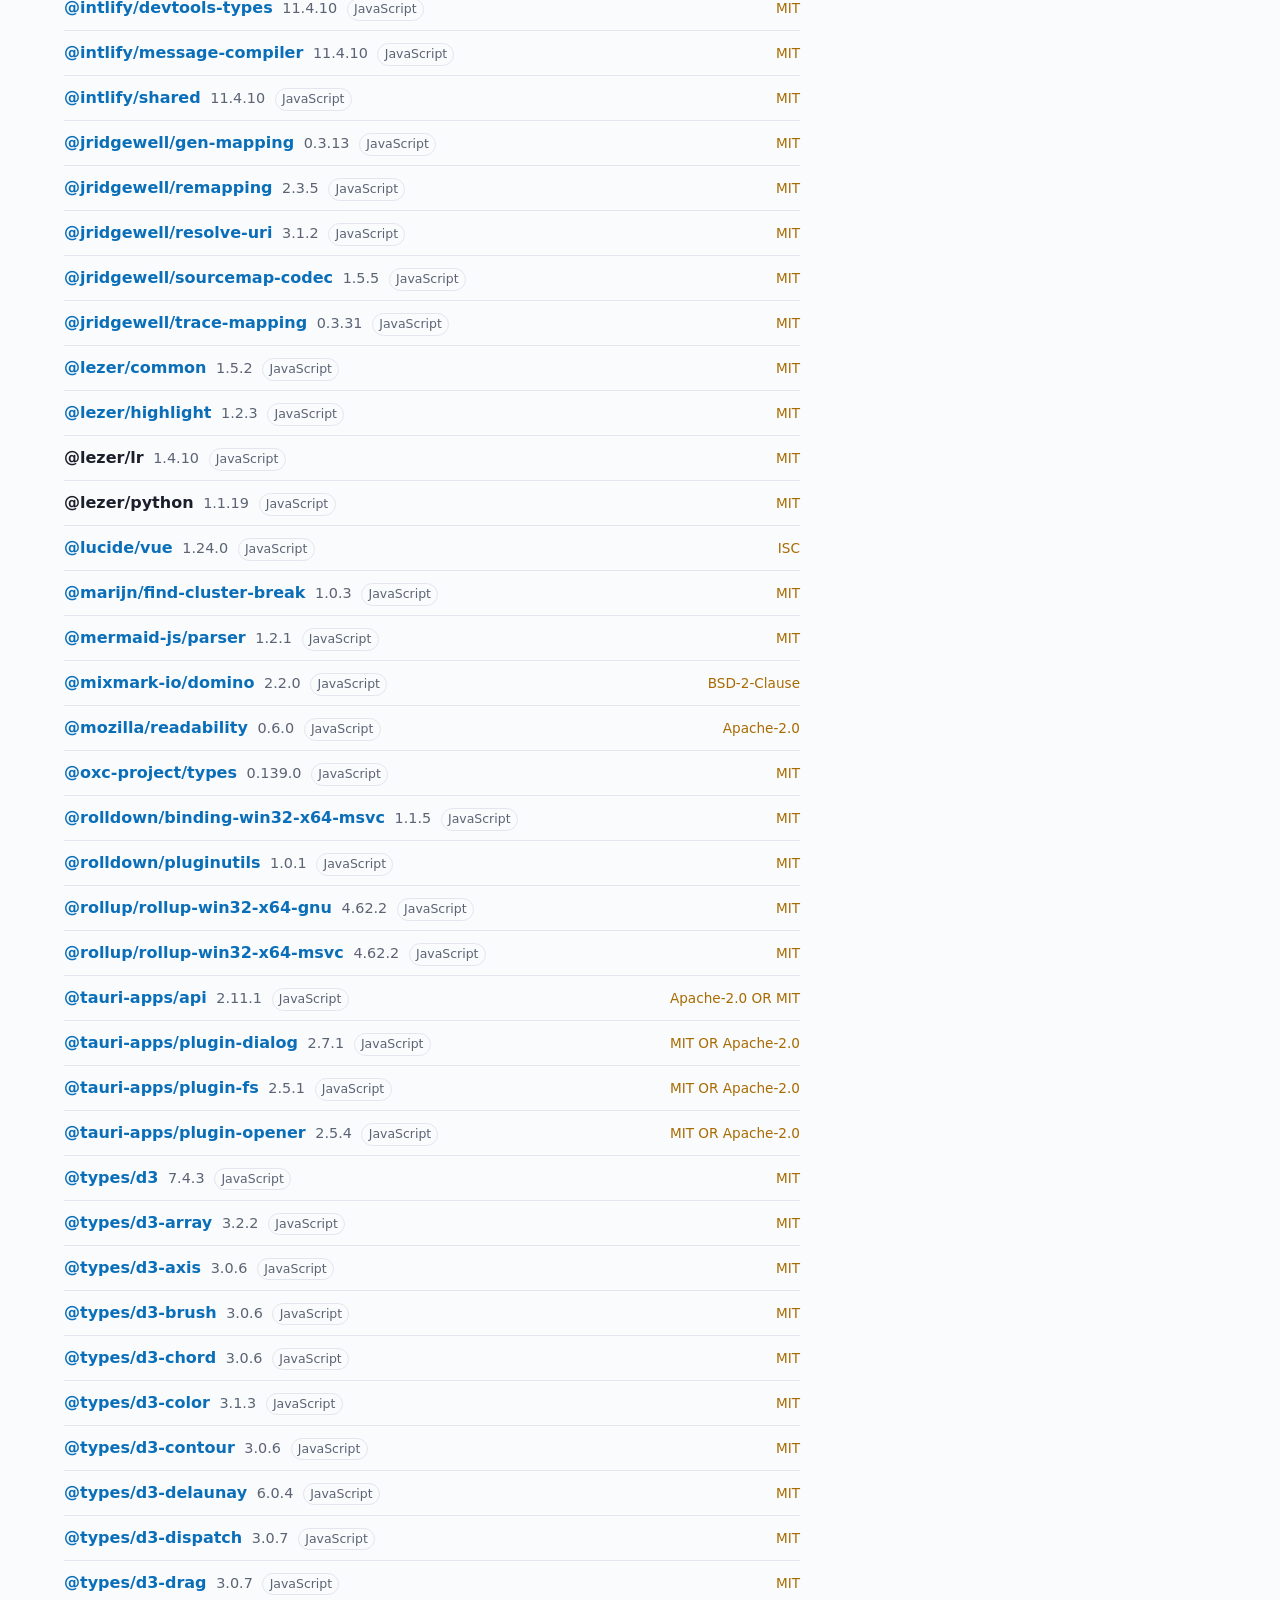
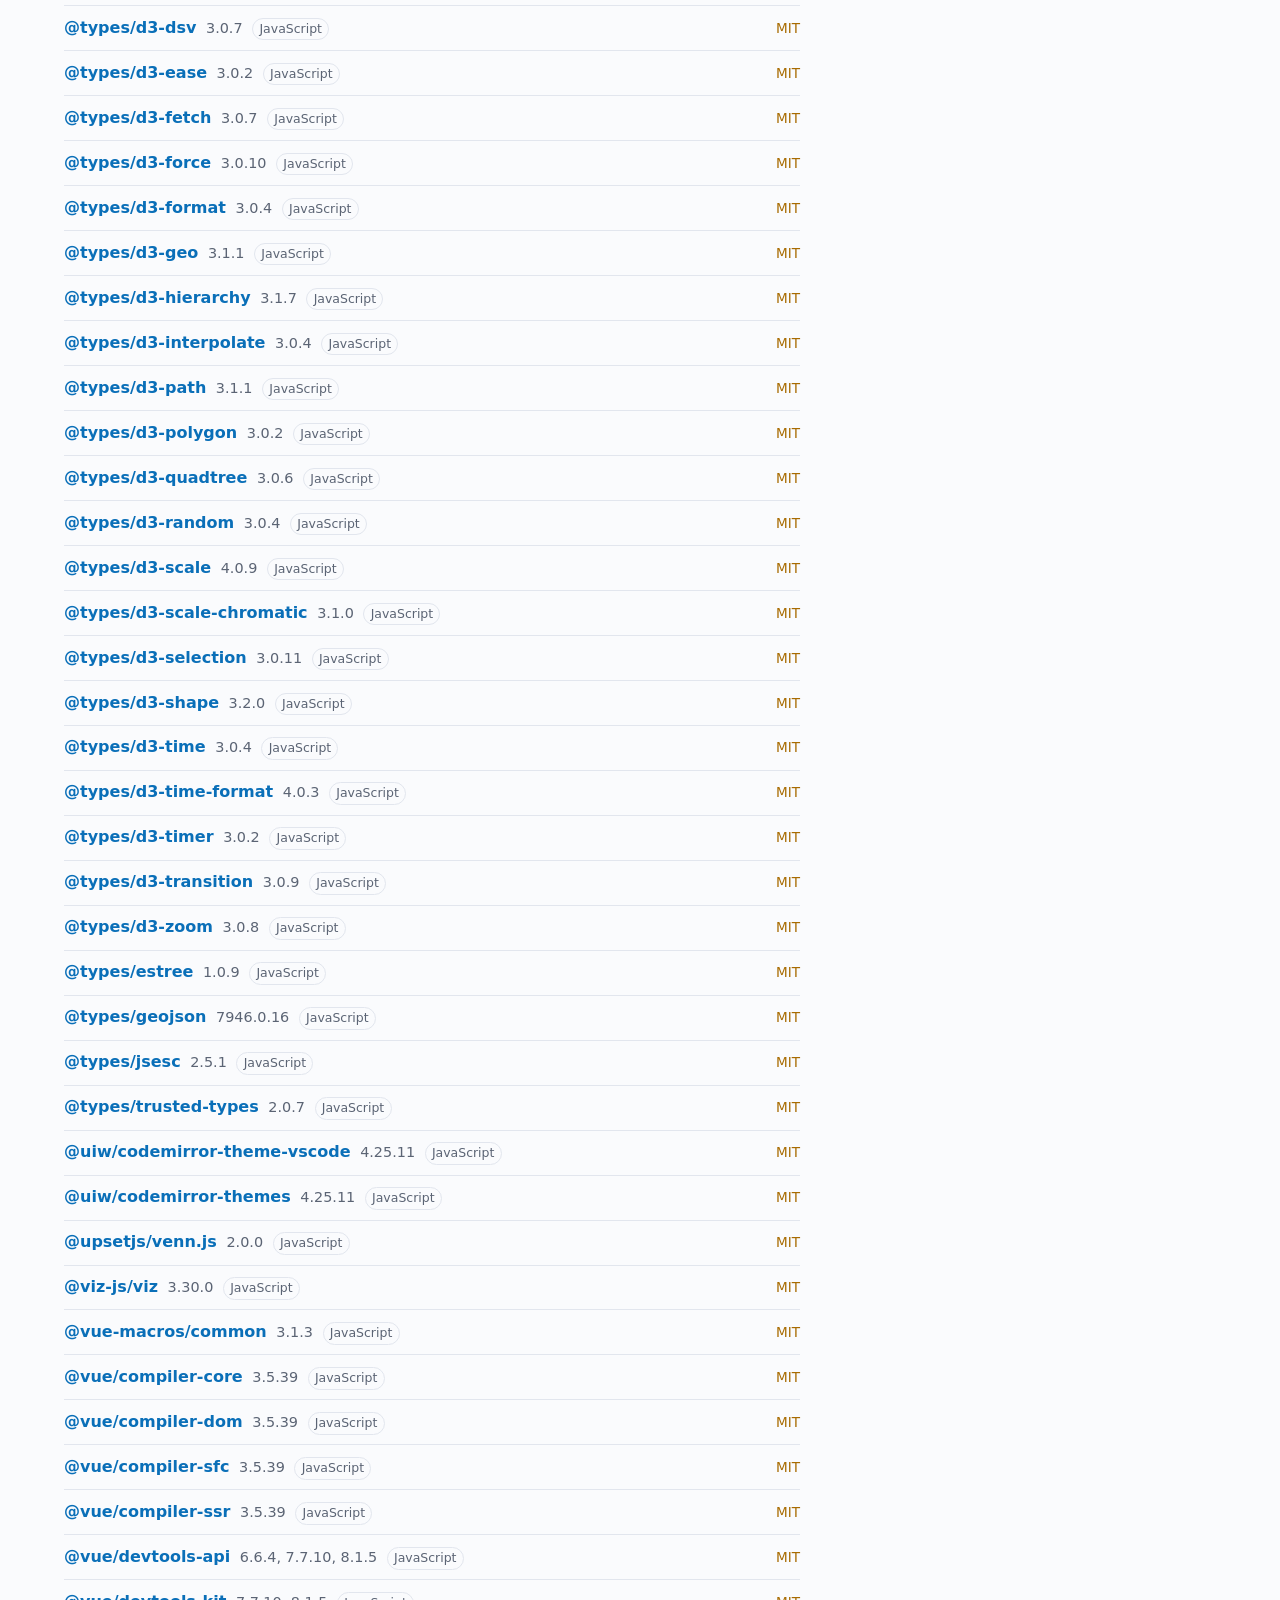
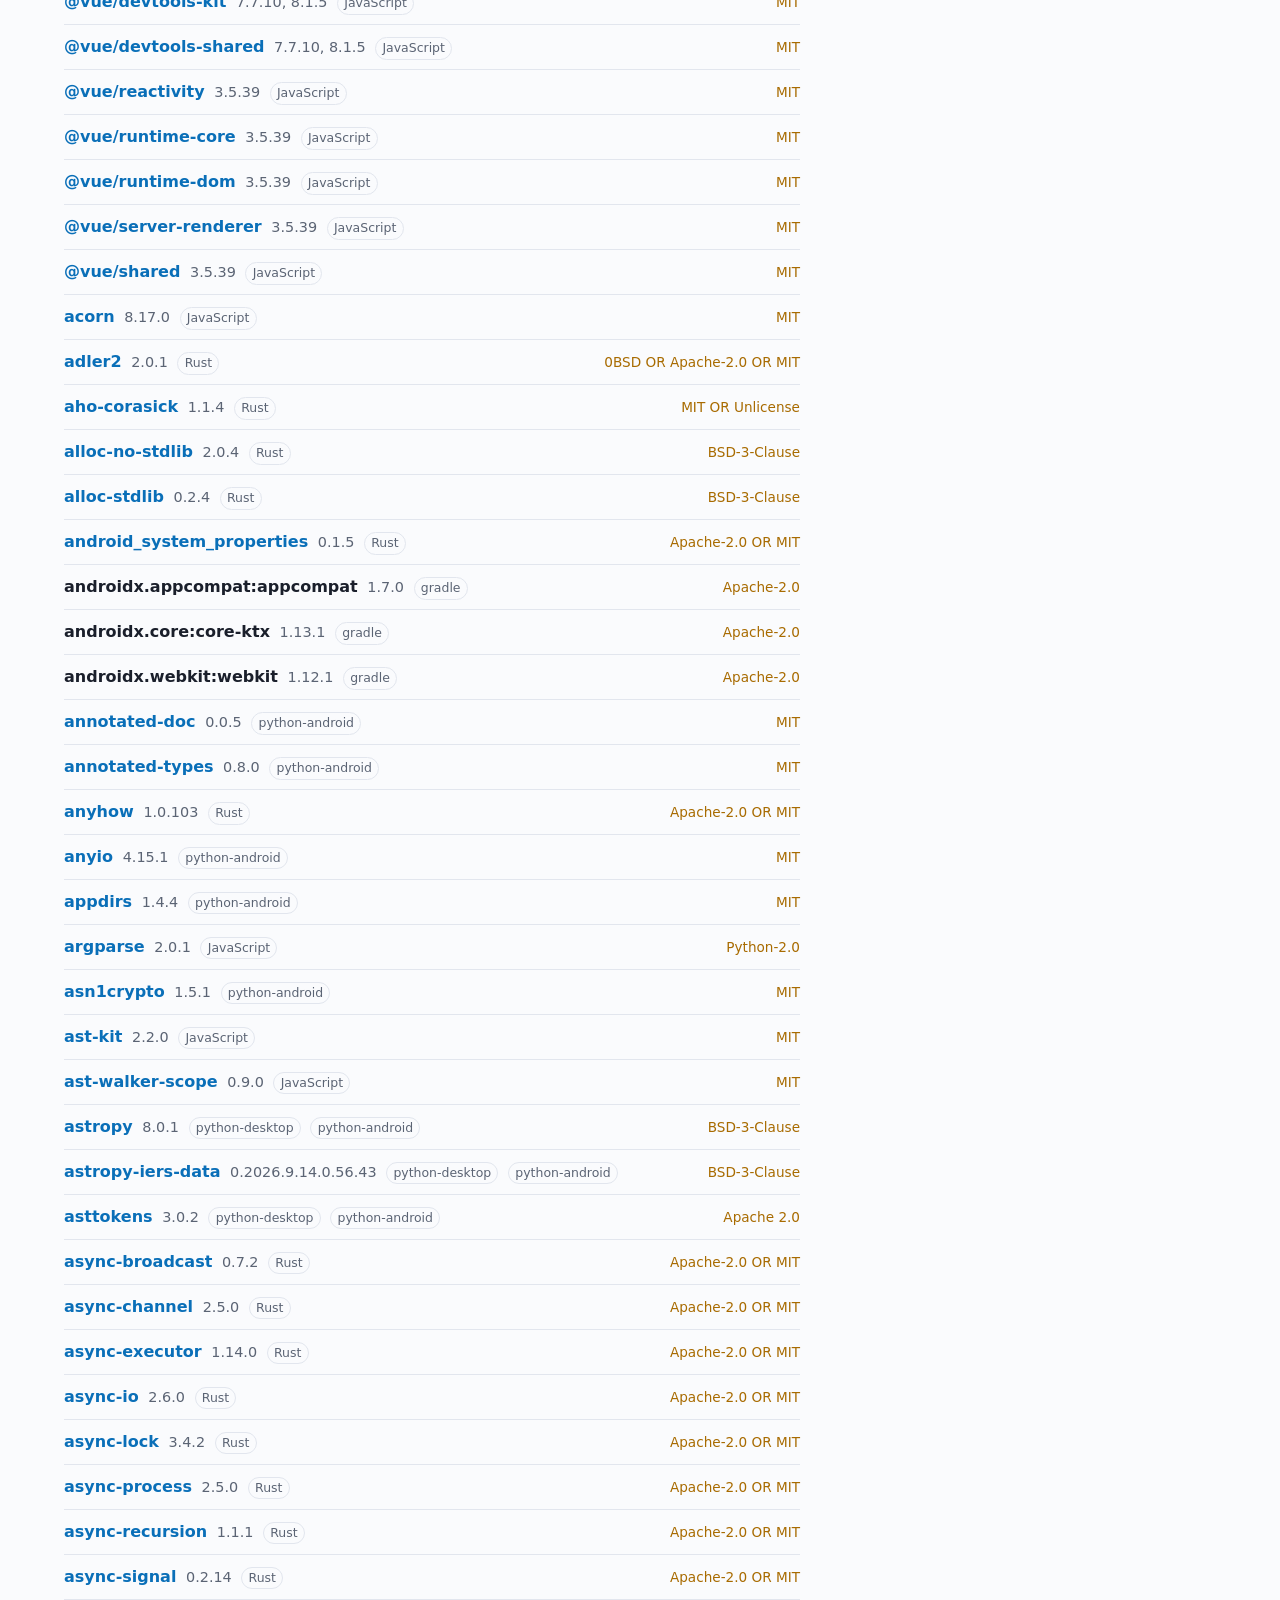
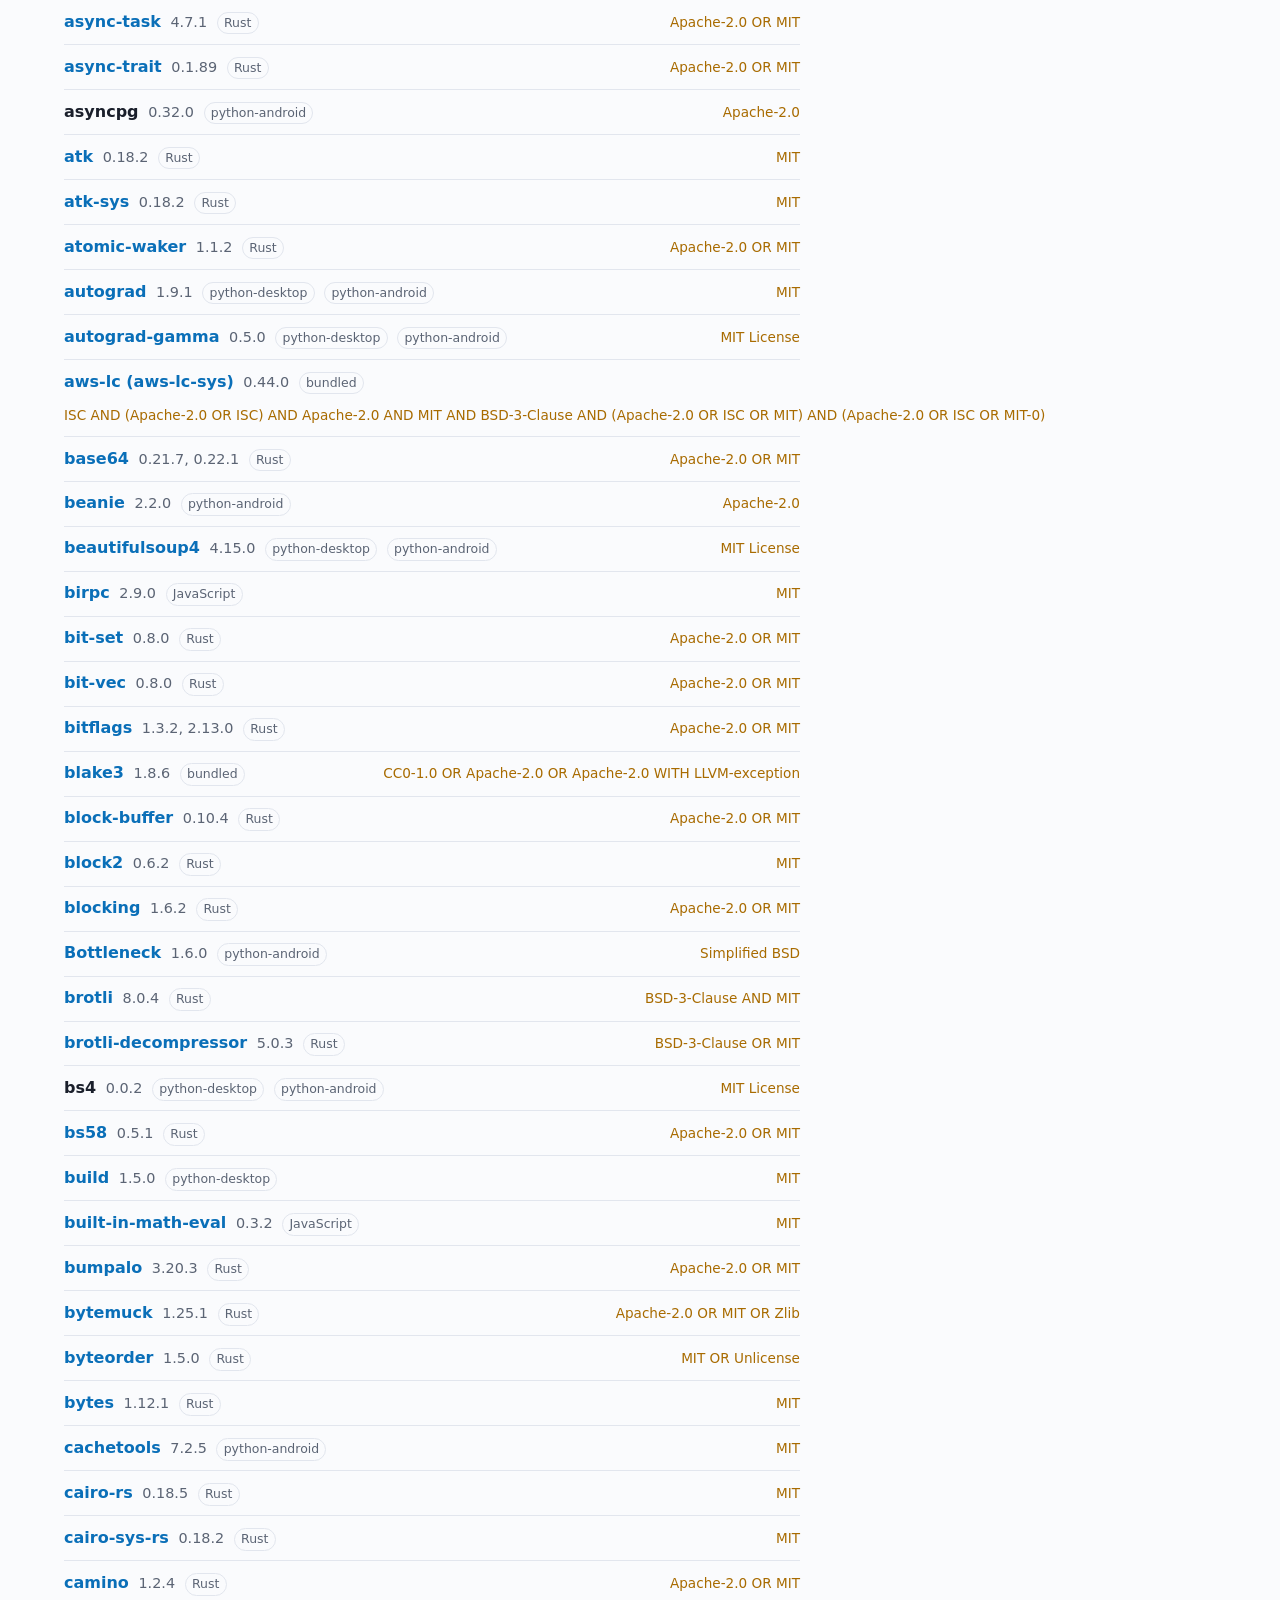
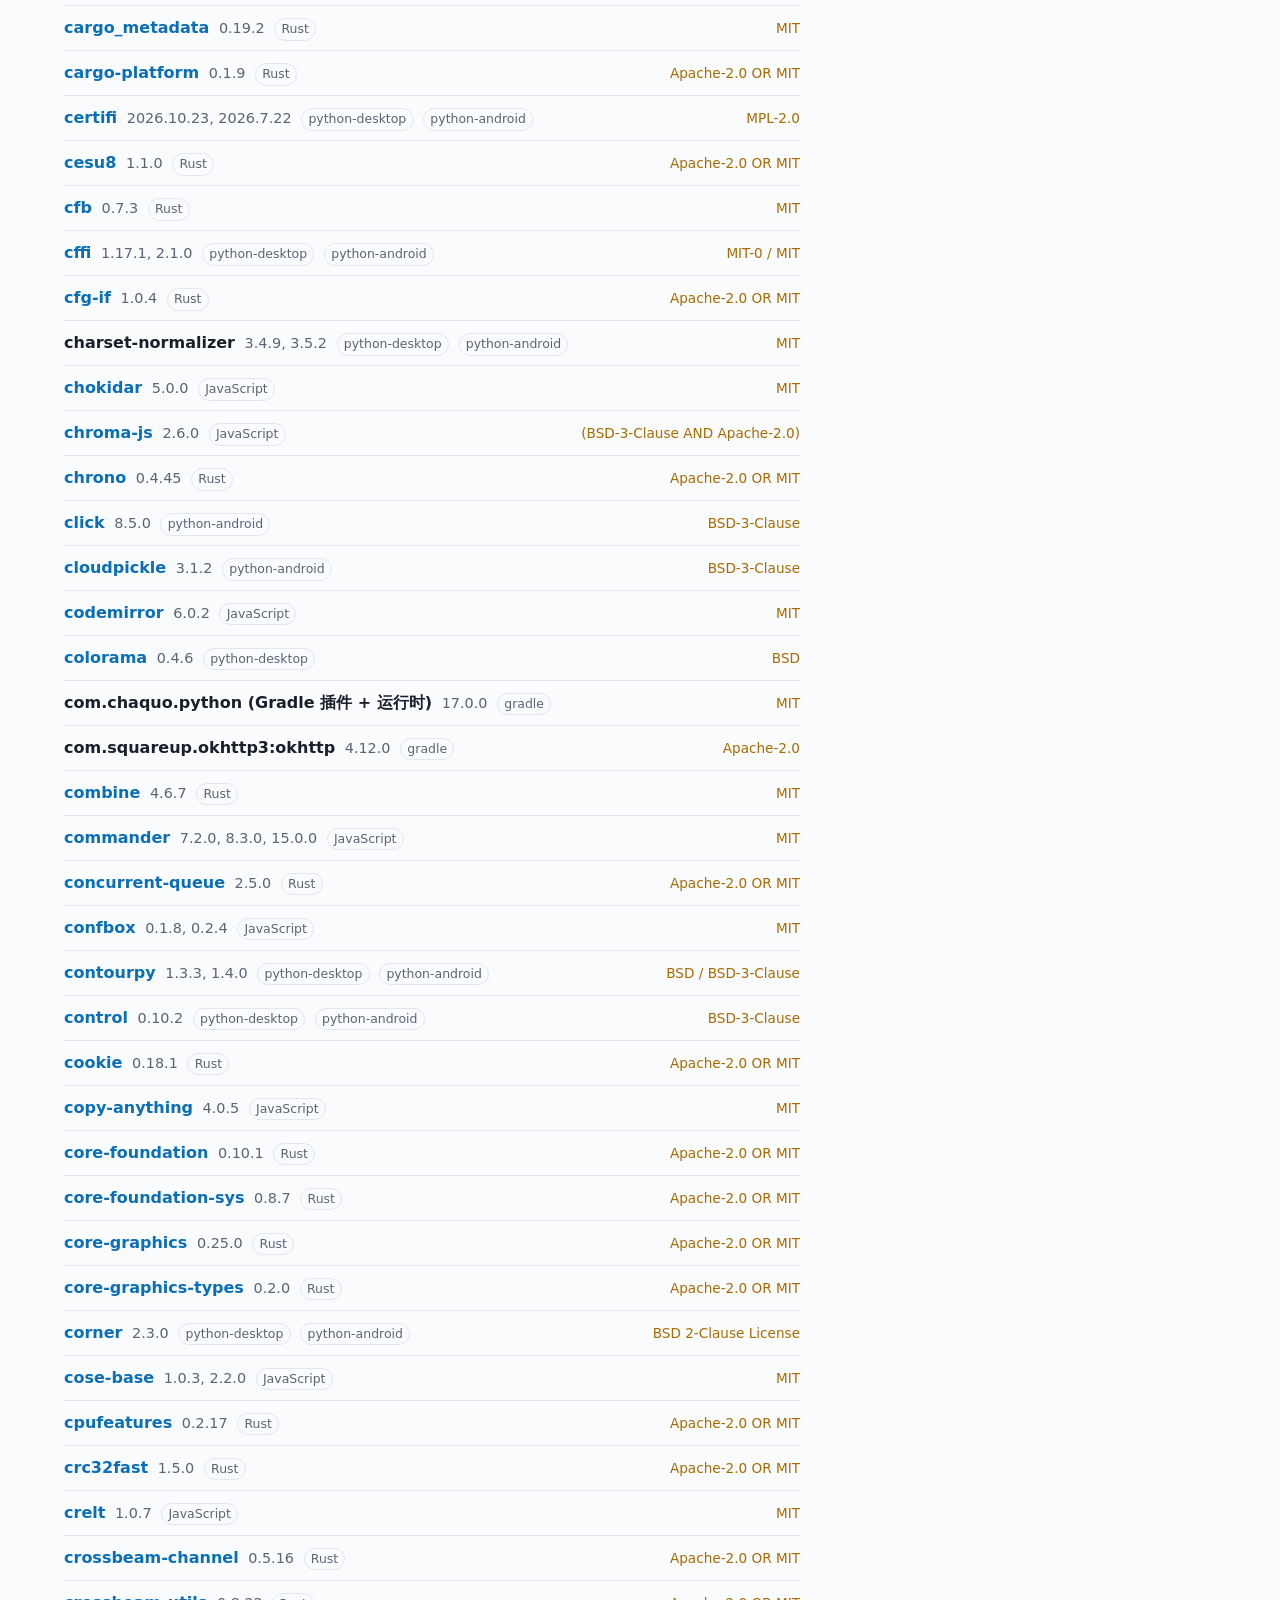
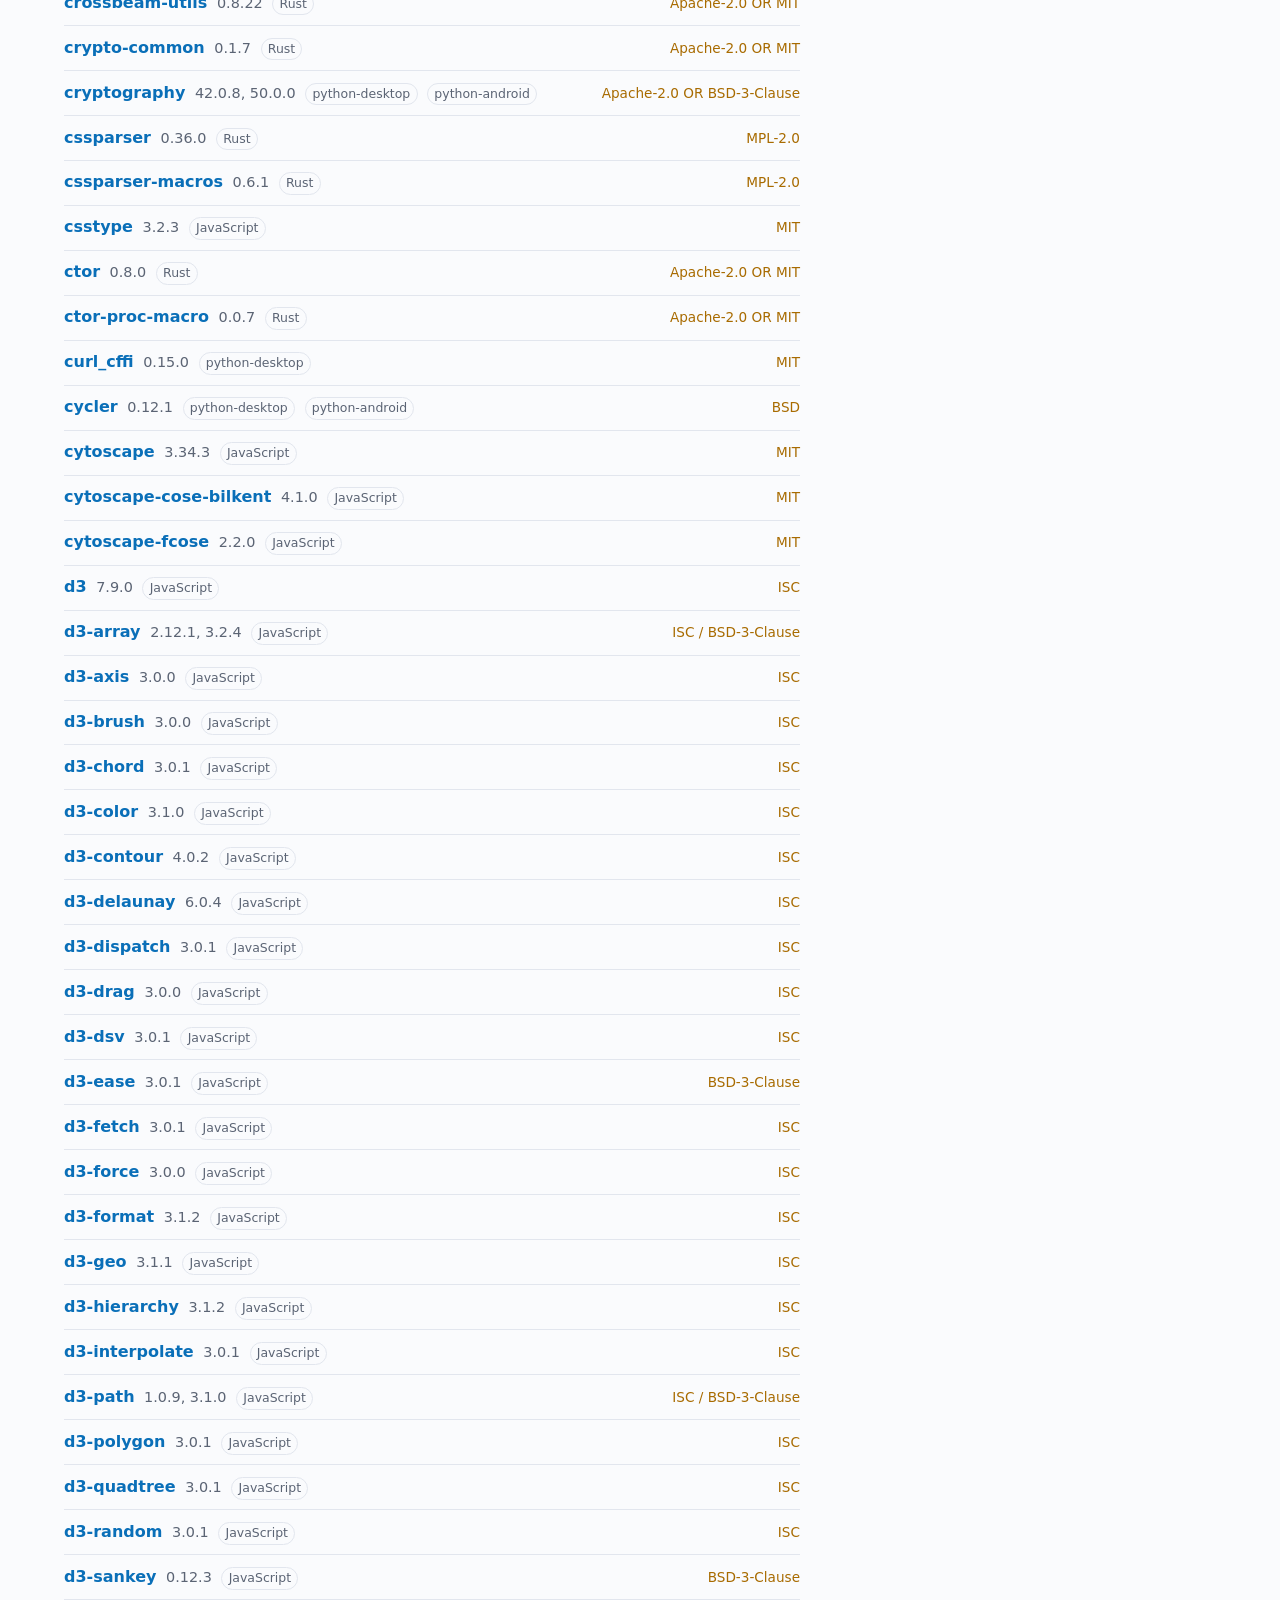
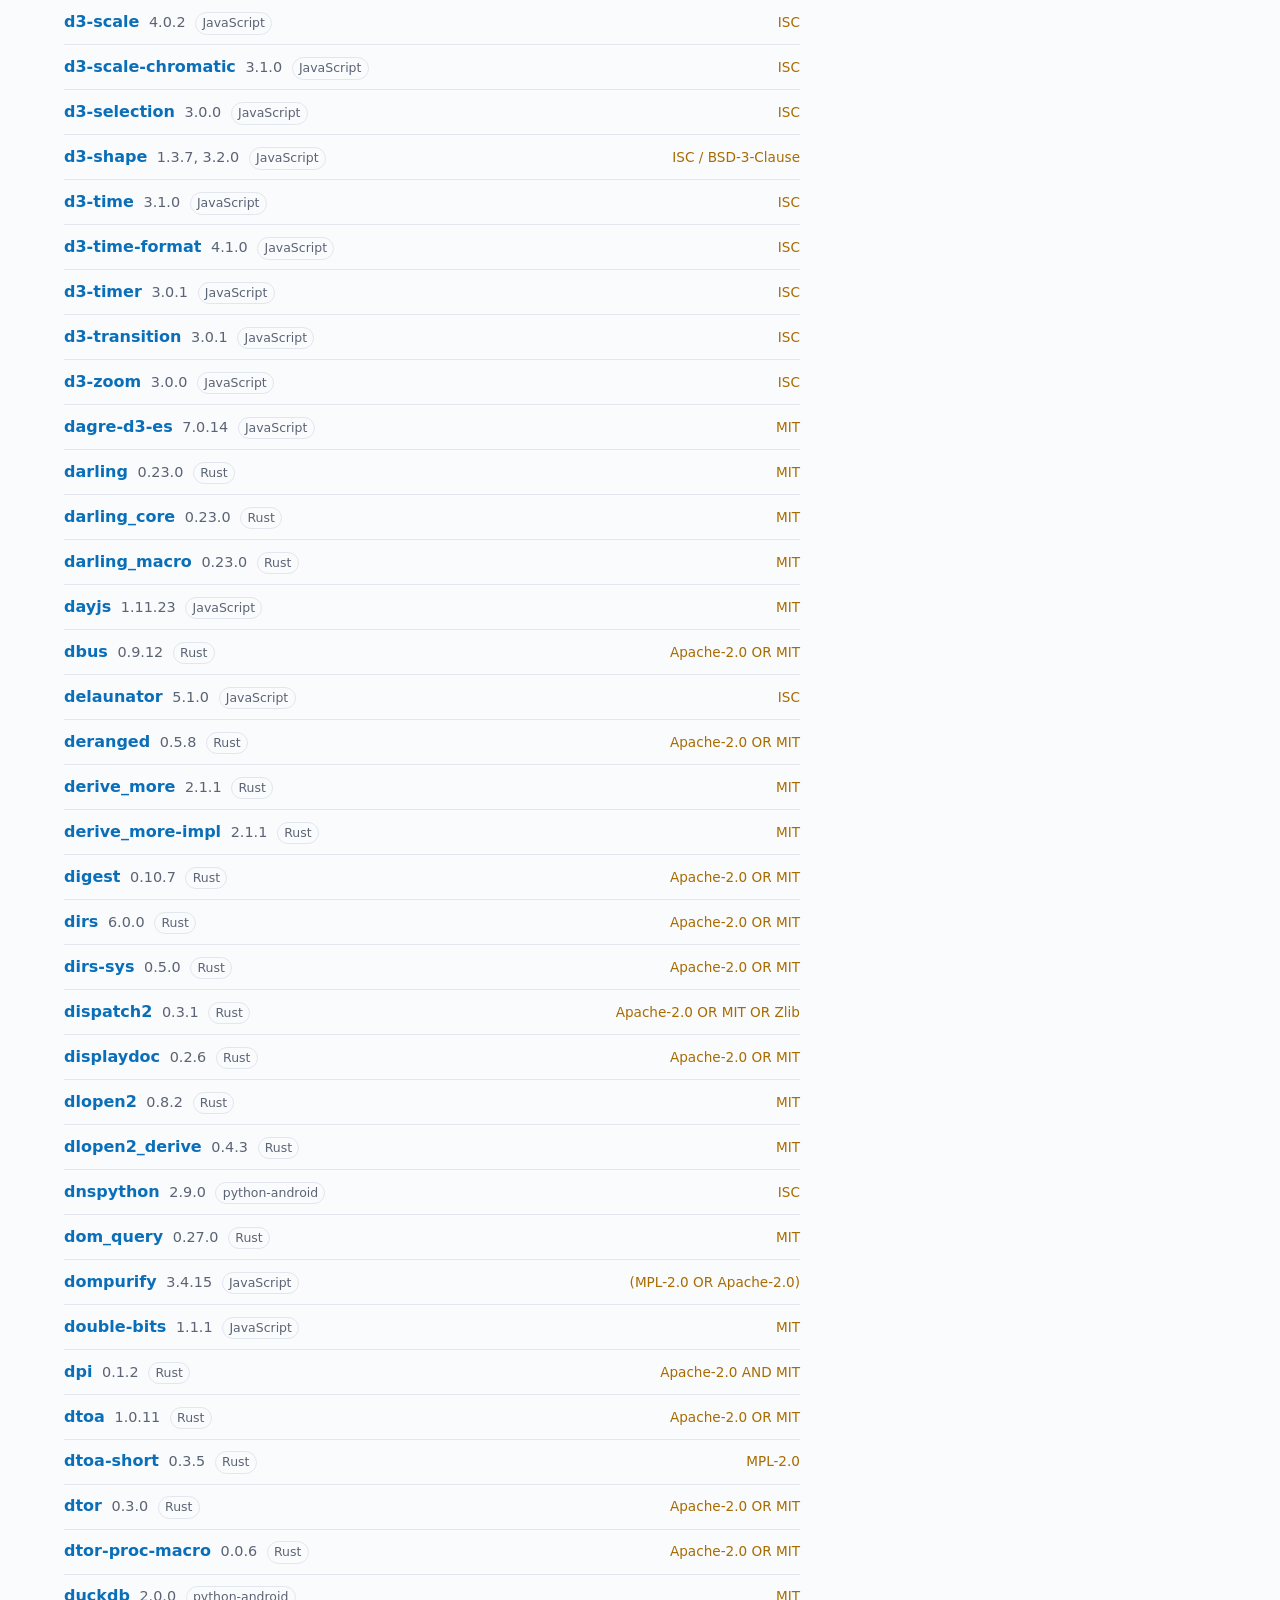
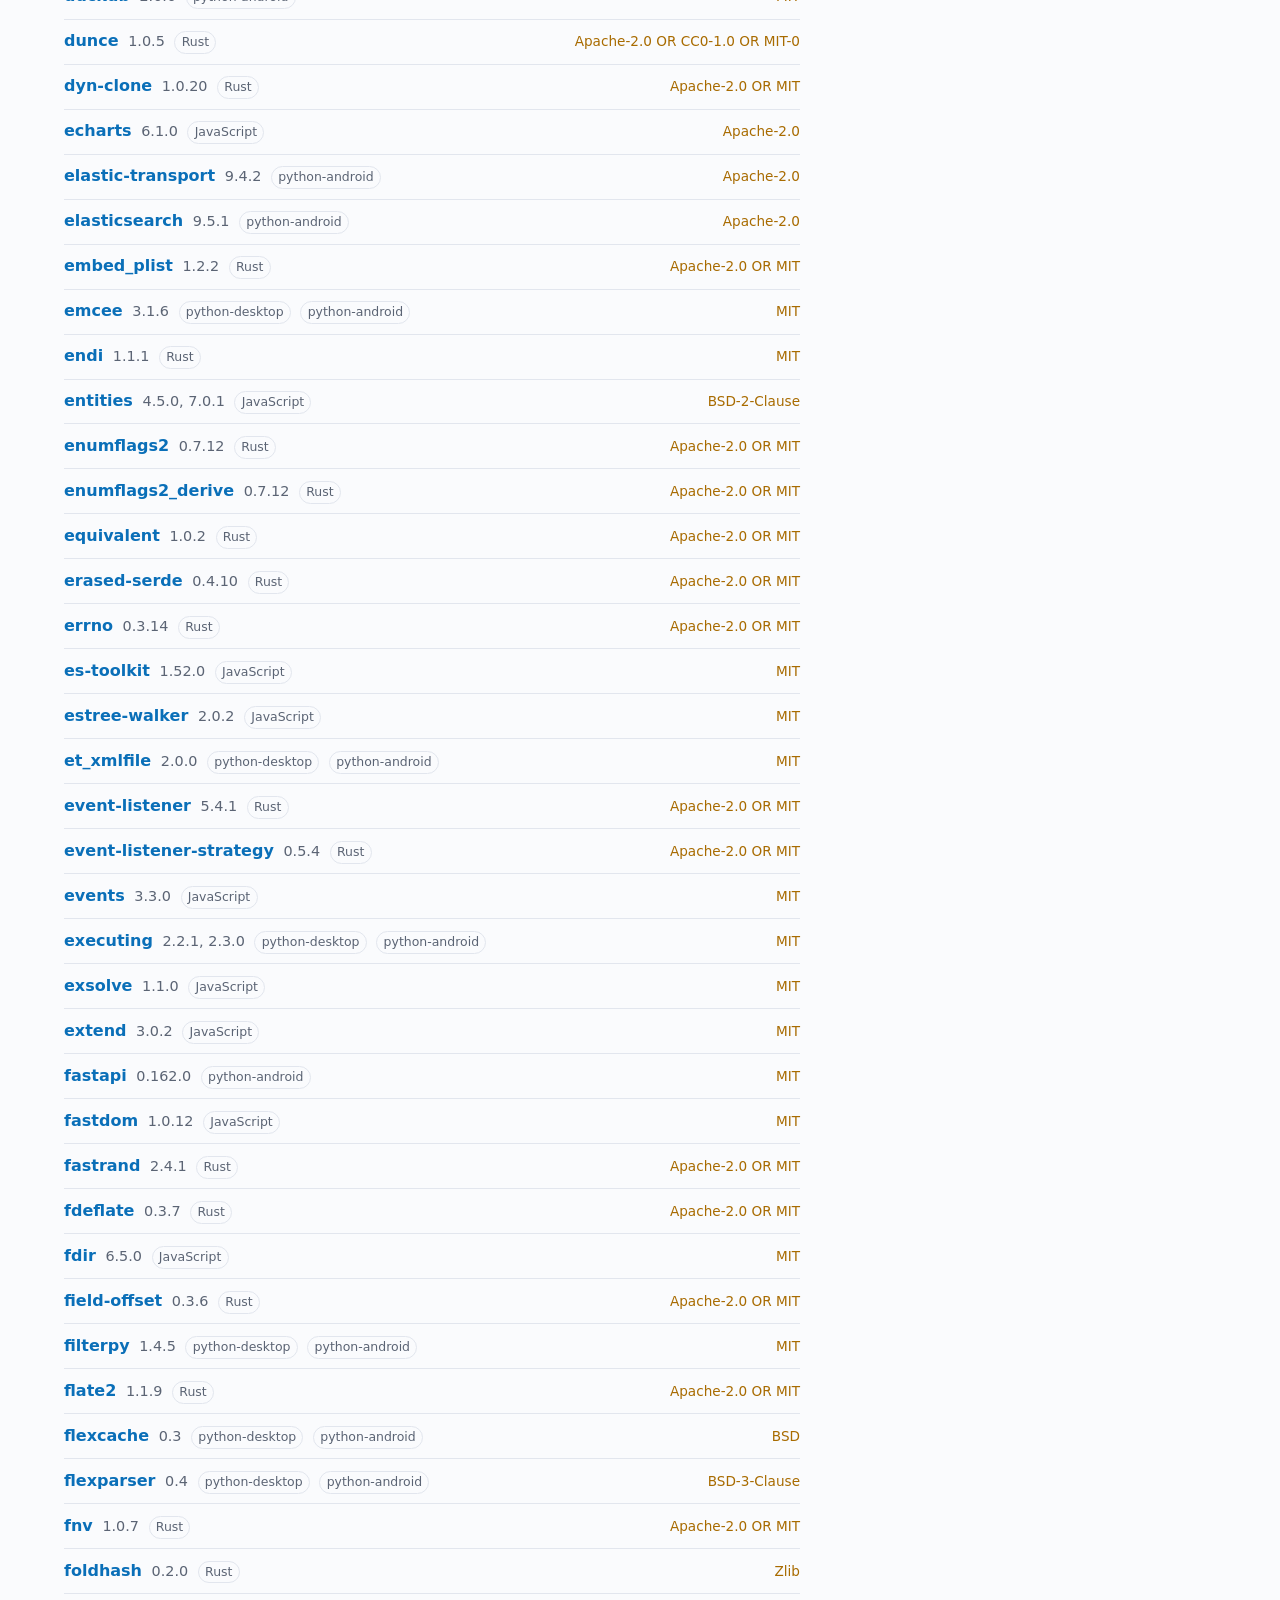
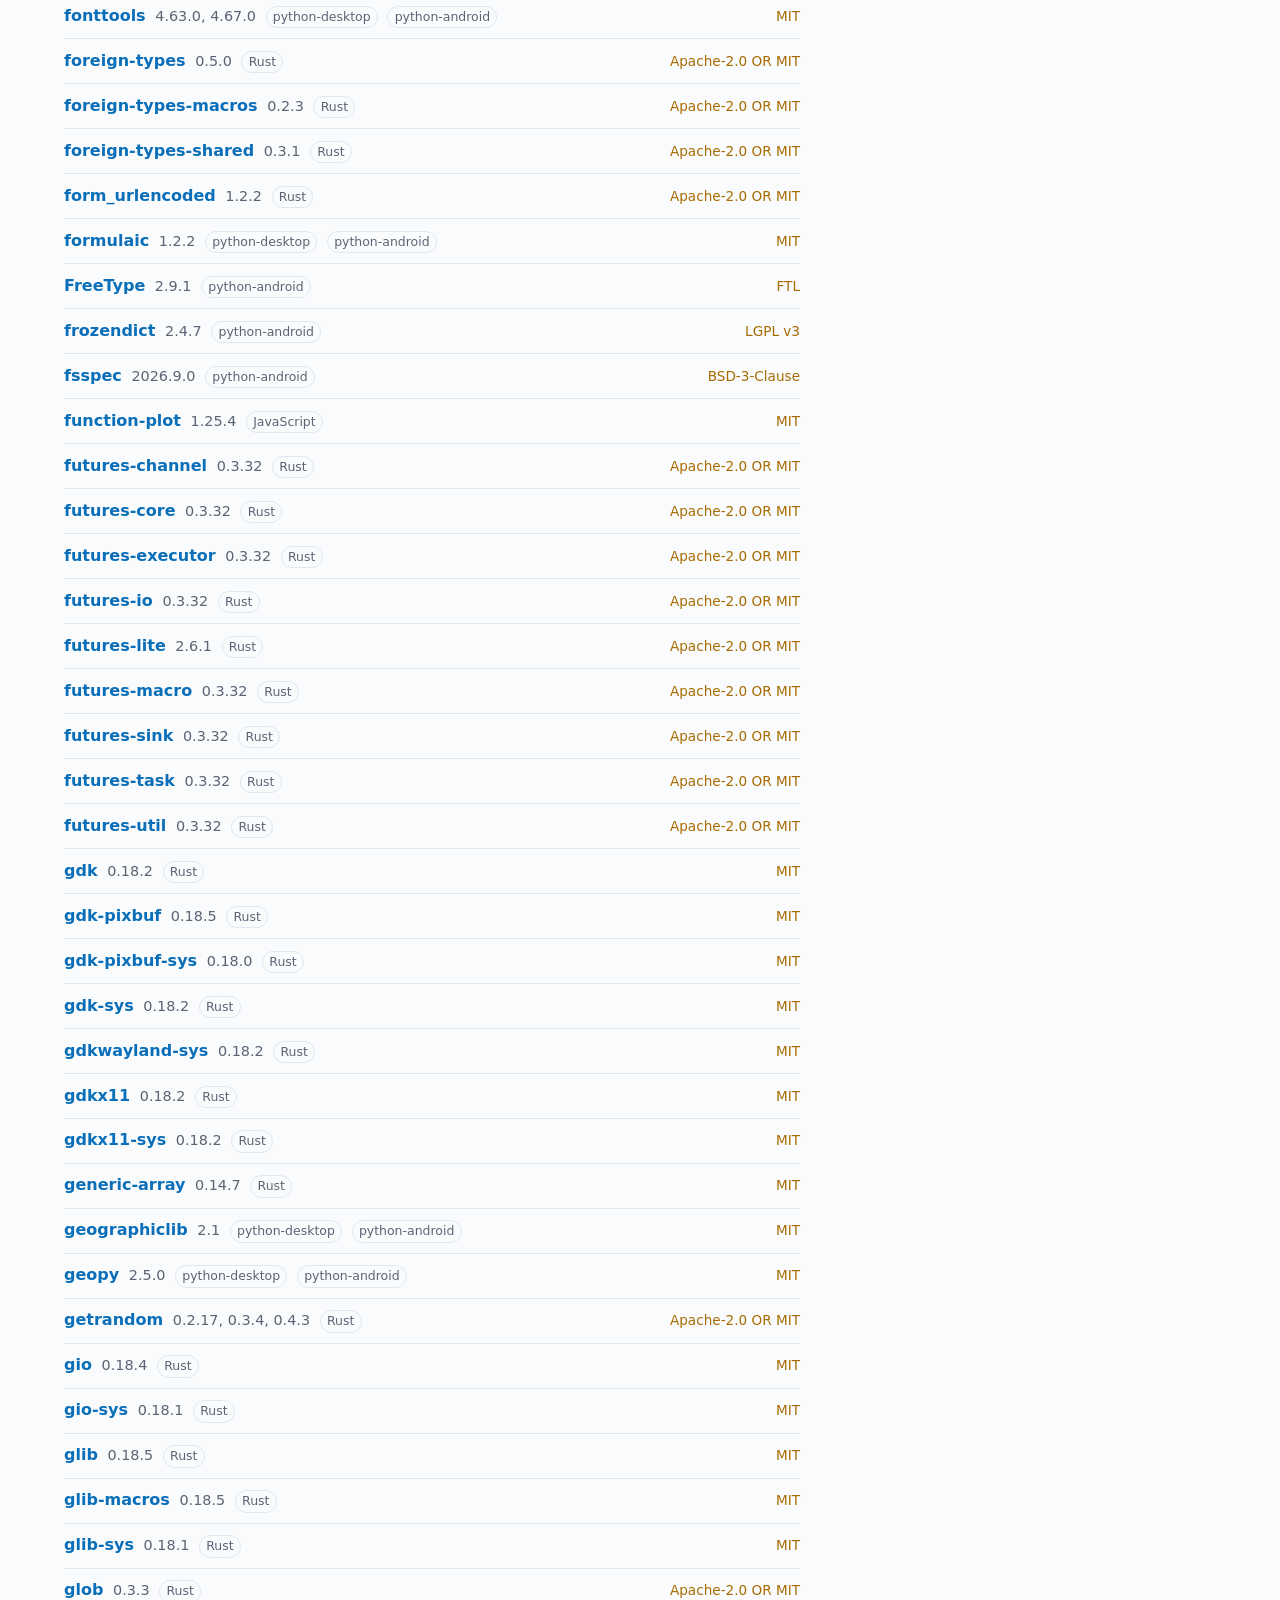
<file: notices/index.html>
<!DOCTYPE html>
<html lang="en">
<head>
<meta charset="utf-8">
<meta name="viewport" content="width=device-width, initial-scale=1">
<title>Third-party notices — AnPyer</title>
<meta name="description" content="Open-source components bundled with the AnPyer Android app and their licences.">
<link rel="stylesheet" href="/assets/site.css?v=2">
<link rel="icon" href="/favicon.ico" sizes="any">
<link rel="icon" href="/assets/brand/favicon-32.png" type="image/png" sizes="32x32">
<link rel="apple-touch-icon" href="/assets/brand/apple-touch-icon.png">
<meta property="og:image" content="https://anpyer.com/assets/brand/og-image.png">
<style>
  .filter { display: flex; gap: 0.6rem; flex-wrap: wrap; margin: 1rem 0; }
  .filter input { flex: 1; min-width: 12rem; padding: 0.5rem 0.7rem; border: 1px solid var(--line); border-radius: 8px; background: var(--bg-elev); color: var(--fg); font: inherit; }
  .filter select { padding: 0.5rem 0.7rem; border: 1px solid var(--line); border-radius: 8px; background: var(--bg-elev); color: var(--fg); font: inherit; }
  .pkg { border-bottom: 1px solid var(--line); padding: 0.55rem 0; }
  .pkg summary { cursor: pointer; display: flex; gap: 0.6rem; flex-wrap: wrap; align-items: baseline; list-style: none; }
  .pkg summary::-webkit-details-marker { display: none; }
  .pkg .name { font-weight: 600; }
  .pkg .ver { color: var(--fg-muted); font-size: 0.9em; }
  .pkg .lic { margin-left: auto; font-size: 0.85em; color: var(--accent-2); white-space: nowrap; }
  .pkg .line { font-size: 0.78em; color: var(--fg-muted); border: 1px solid var(--line); border-radius: 999px; padding: 0 0.5em; }
  .pkg pre { white-space: pre-wrap; background: var(--code-bg); padding: 0.8rem; border-radius: 8px; font-size: 0.8rem; max-height: 24rem; overflow: auto; margin: 0.6rem 0 0; }
  .pkg .nolic { color: var(--fg-muted); font-size: 0.9em; margin: 0.4rem 0 0; }
</style>
</head>
<body>

<header class="site-header">
  <div class="inner">
    <a class="brand" href="/"><img class="logo" src="/assets/brand/brand-64.png" alt="" width="26" height="26">AnPyer</a>
    <nav class="nav" aria-label="Site">
      <a class="nav-link" href="/">Home</a>
      <a class="nav-link" href="/privacy/">Privacy</a>
      <a class="nav-link" href="/terms/">Terms</a>
      <a class="nav-link" href="/support/">Support</a>
      <details class="lang-menu">
        <summary aria-label="Language" title="Language"><svg class="icon" width="18" height="18" aria-hidden="true"><use href="/assets/icons.svg?v=2#icon-globe"/></svg><svg class="icon chev" width="14" height="14" aria-hidden="true"><use href="/assets/icons.svg?v=2#icon-chevron"/></svg></summary>
        <ul class="menu">
          <li><a href="/notices/" hreflang="en" aria-current="true"><span class="flag" aria-hidden="true">🇬🇧</span>English<svg class="icon tick" width="16" height="16" aria-hidden="true"><use href="/assets/icons.svg?v=2#icon-check"/></svg></a></li>
          <!-- This page exists in English only (licence texts are English); the Chinese entry leads to the Chinese home page. -->
          <li><a href="/zh/" hreflang="zh" lang="zh"><span class="flag" aria-hidden="true">🇨🇳</span>简体中文<svg class="icon tick" width="16" height="16" aria-hidden="true"><use href="/assets/icons.svg?v=2#icon-check"/></svg></a></li>
        </ul>
      </details>
    </nav>
  </div>
</header>

<main>
  <section class="block page-hero">
    <div class="inner">
      <p class="eyebrow">Open source</p>
      <h1>Third-party notices</h1>
      <p class="lead">AnPyer is built on open-source software. This page lists every component bundled in the app, its licence, and — where the licence requires it — the licence text and copyright notice. The same list is available offline inside the app under <em>About → Open-source licences</em>.</p>
      <p class="meta">Full source code for the LGPL components is available at <a href="https://github.com/openbook-cfbs/anpyer-oss-sources" rel="noopener">github.com/openbook-cfbs/anpyer-oss-sources</a>.</p>
    </div>
  </section>

  <section class="block doc-block">
    <div class="inner">
    <article class="doc">
  <p class="muted" id="meta">Loading…</p>

  <div class="filter" hidden id="filter">
    <input type="search" id="q" placeholder="Filter by name…" aria-label="Filter packages by name">
    <select id="line" aria-label="Filter by ecosystem">
      <option value="">All ecosystems</option>
    </select>
    <select id="lic" aria-label="Filter by licence">
      <option value="">All licences</option>
    </select>
  </div>

  <div id="list"></div>

  <noscript><p class="notice">This page needs JavaScript to render the list. The raw data is available as <a href="/notices/third-party-notices.json">JSON</a>.</p></noscript>
    </article>
    </div>
  </section>
</main>

<footer class="site-footer">
  <div class="inner">
    <span>© 2026 <span class="legal-name">Open Book Co., Ltd.</span></span>
    <div class="links">
      <a href="/privacy/">Privacy Policy</a>
      <a href="/terms/">Terms of Use</a>
      <a href="/notices/">Third-party notices</a>
      <a href="/support/">Support</a>
    </div>
  </div>
</footer>

<script src="/assets/site.js?v=3" defer></script>
<script>
(async function () {
  const meta = document.getElementById('meta');
  const list = document.getElementById('list');
  const filter = document.getElementById('filter');
  const q = document.getElementById('q');
  const lineSel = document.getElementById('line');
  const licSel = document.getElementById('lic');

  let data;
  try {
    const res = await fetch('/notices/third-party-notices.json', { cache: 'no-cache' });
    if (!res.ok) throw new Error(res.status + ' ' + res.statusText);
    data = await res.json();
  } catch (e) {
    meta.textContent = 'The notices file could not be loaded (' + e.message + '). Copy AnPyer/src/generated/third-party-notices.json to /notices/ in this site.';
    return;
  }

  const pkgs = (data.packages || []).slice().sort((a, b) => a.name.localeCompare(b.name));
  const lineNames = { node: 'JavaScript', python: 'Python', rust: 'Rust', android: 'Android', kotlin: 'Kotlin', java: 'Java' };
  const lines = new Set(), lics = new Set();
  for (const p of pkgs) { (p.line || []).forEach(l => lines.add(l)); if (p.license) lics.add(p.license); }
  for (const l of [...lines].sort()) lineSel.add(new Option(lineNames[l] || l, l));
  for (const l of [...lics].sort()) licSel.add(new Option(l, l));

  const when = data.generatedAt ? new Date(data.generatedAt).toISOString().slice(0, 10) : '';
  meta.textContent = pkgs.length + ' components' + (when ? ' · generated ' + when : '');
  filter.hidden = false;

  const esc = s => String(s).replace(/[&<>"]/g, c => ({ '&': '&amp;', '<': '&lt;', '>': '&gt;', '"': '&quot;' }[c]));

  function render() {
    const needle = q.value.trim().toLowerCase();
    const line = lineSel.value, lic = licSel.value;
    const parts = [];
    let n = 0;
    for (const p of pkgs) {
      if (needle && !p.name.toLowerCase().includes(needle)) continue;
      if (line && !(p.line || []).includes(line)) continue;
      if (lic && p.license !== lic) continue;
      n++;
      const tags = (p.line || []).map(l => '<span class="line">' + esc(lineNames[l] || l) + '</span>').join('');
      const nameHtml = p.url ? '<a class="name" href="' + esc(p.url) + '" rel="noopener">' + esc(p.name) + '</a>' : '<span class="name">' + esc(p.name) + '</span>';
      let body = '';
      if (p.copyright) body += '<p class="nolic">' + esc(p.copyright) + '</p>';
      body += p.licenseText ? '<pre>' + esc(p.licenseText) + '</pre>' : '<p class="nolic">Licence text not included in the package; see the licence identifier above.</p>';
      parts.push('<details class="pkg"><summary>' + nameHtml + '<span class="ver">' + esc(p.version || '') + '</span>' + tags + '<span class="lic">' + esc(p.license || 'unknown') + '</span></summary>' + body + '</details>');
    }
    list.innerHTML = parts.join('') || '<p class="muted">No components match.</p>';
    meta.textContent = n + ' of ' + pkgs.length + ' components' + (when ? ' · generated ' + when : '');
  }
  q.addEventListener('input', render);
  lineSel.addEventListener('change', render);
  licSel.addEventListener('change', render);
  render();
})();
</script>
</body>
</html>
</file>
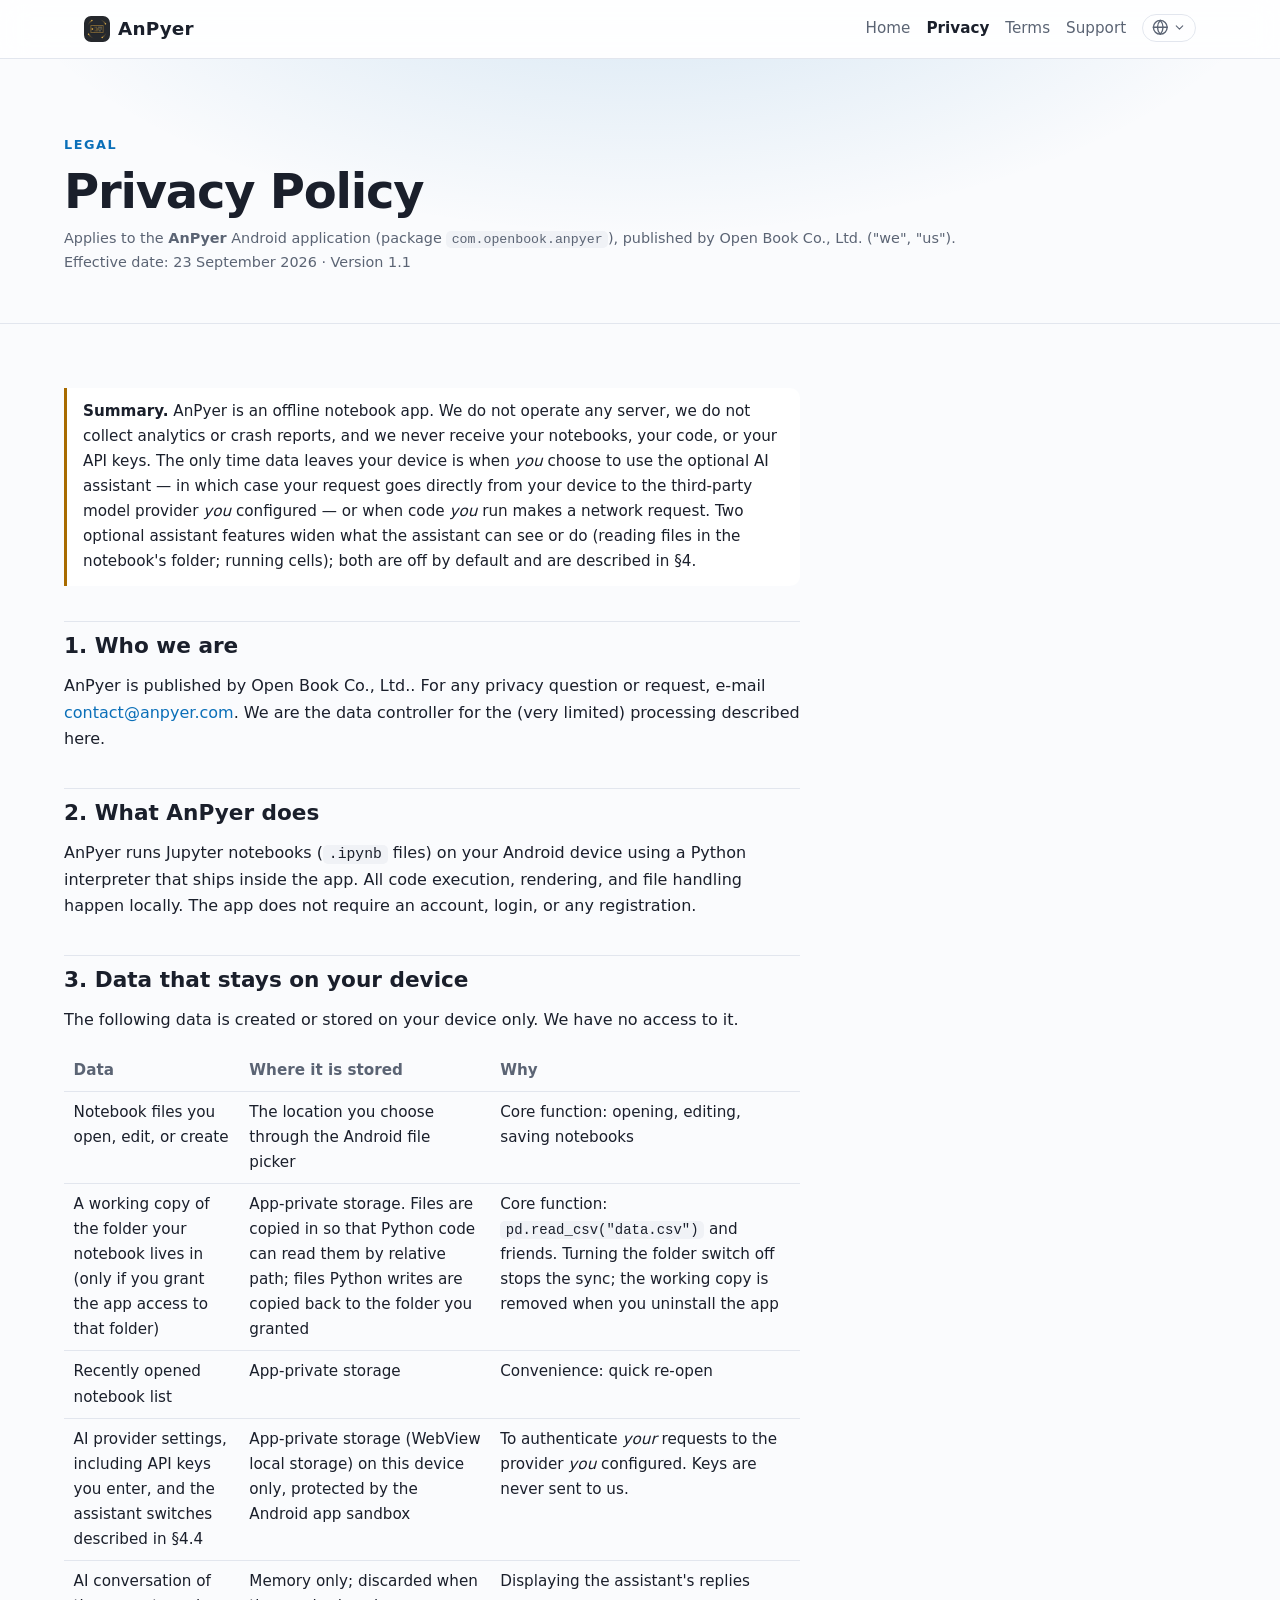
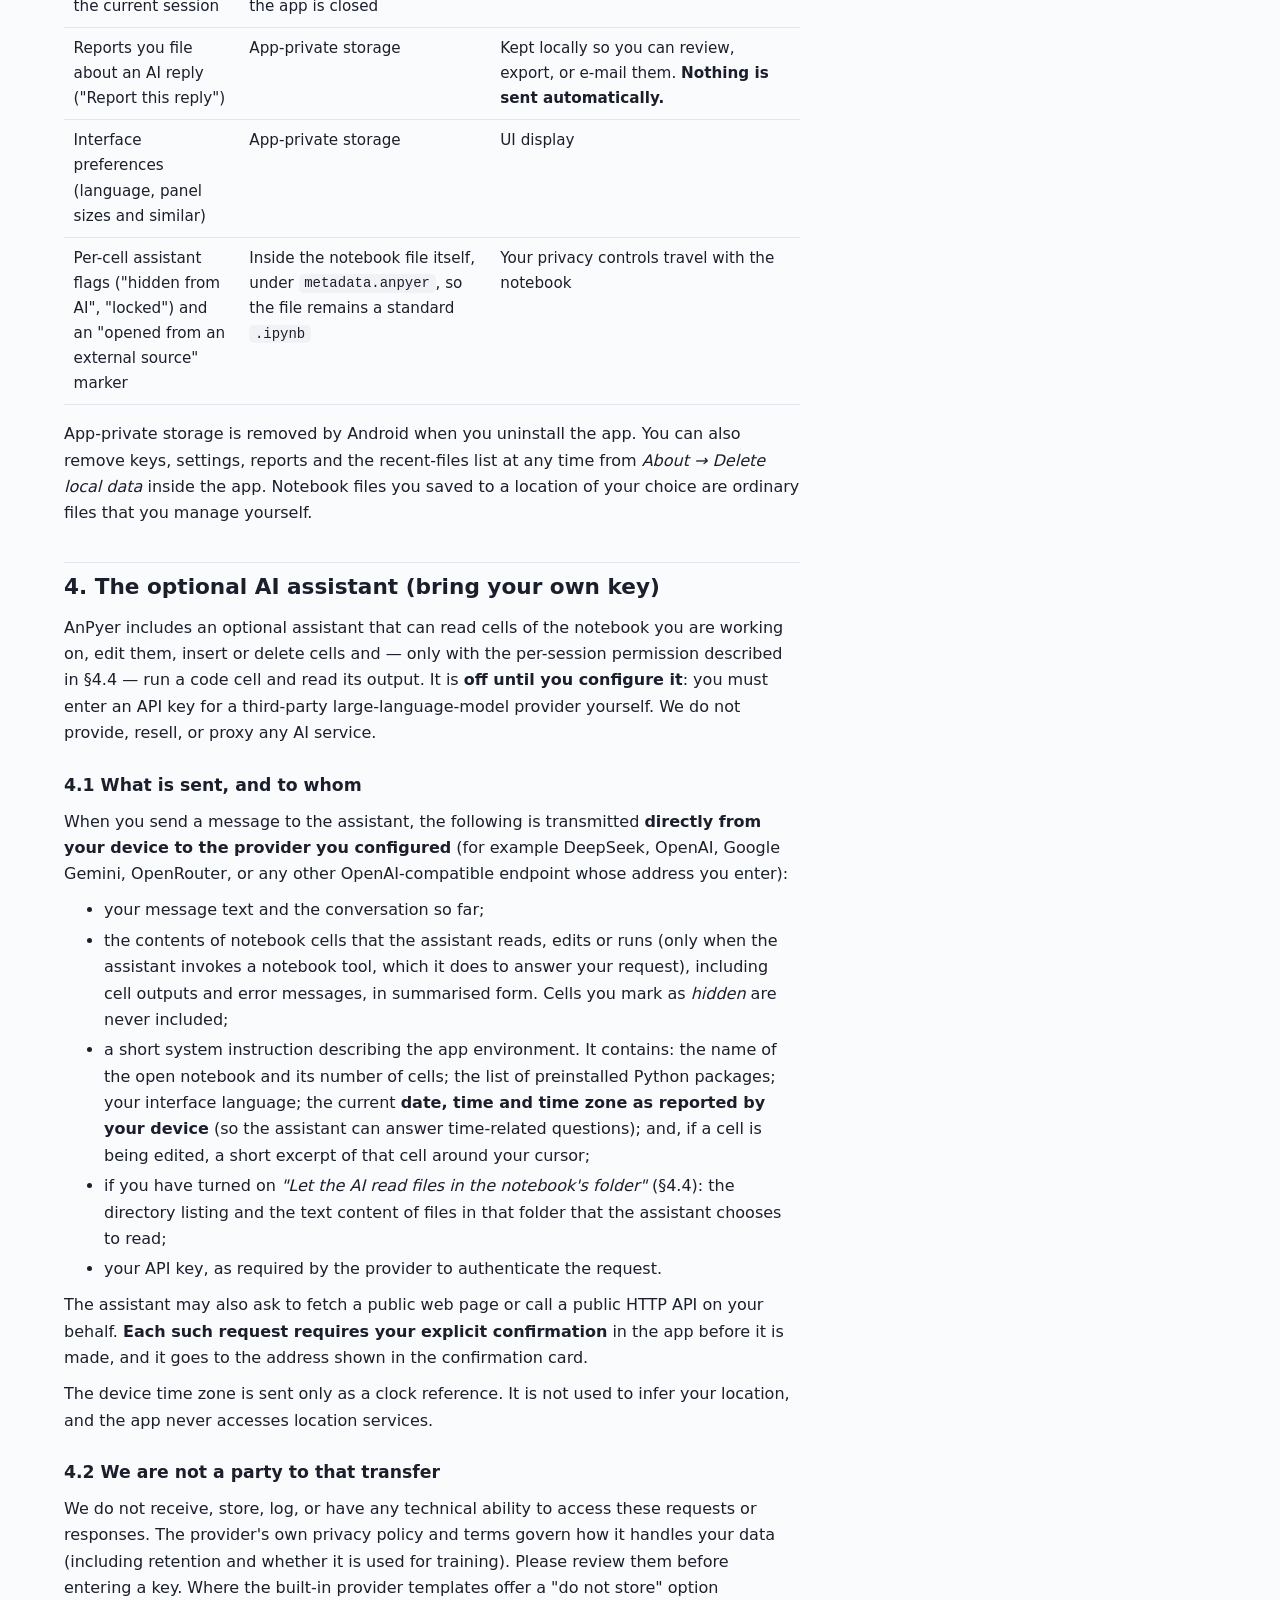
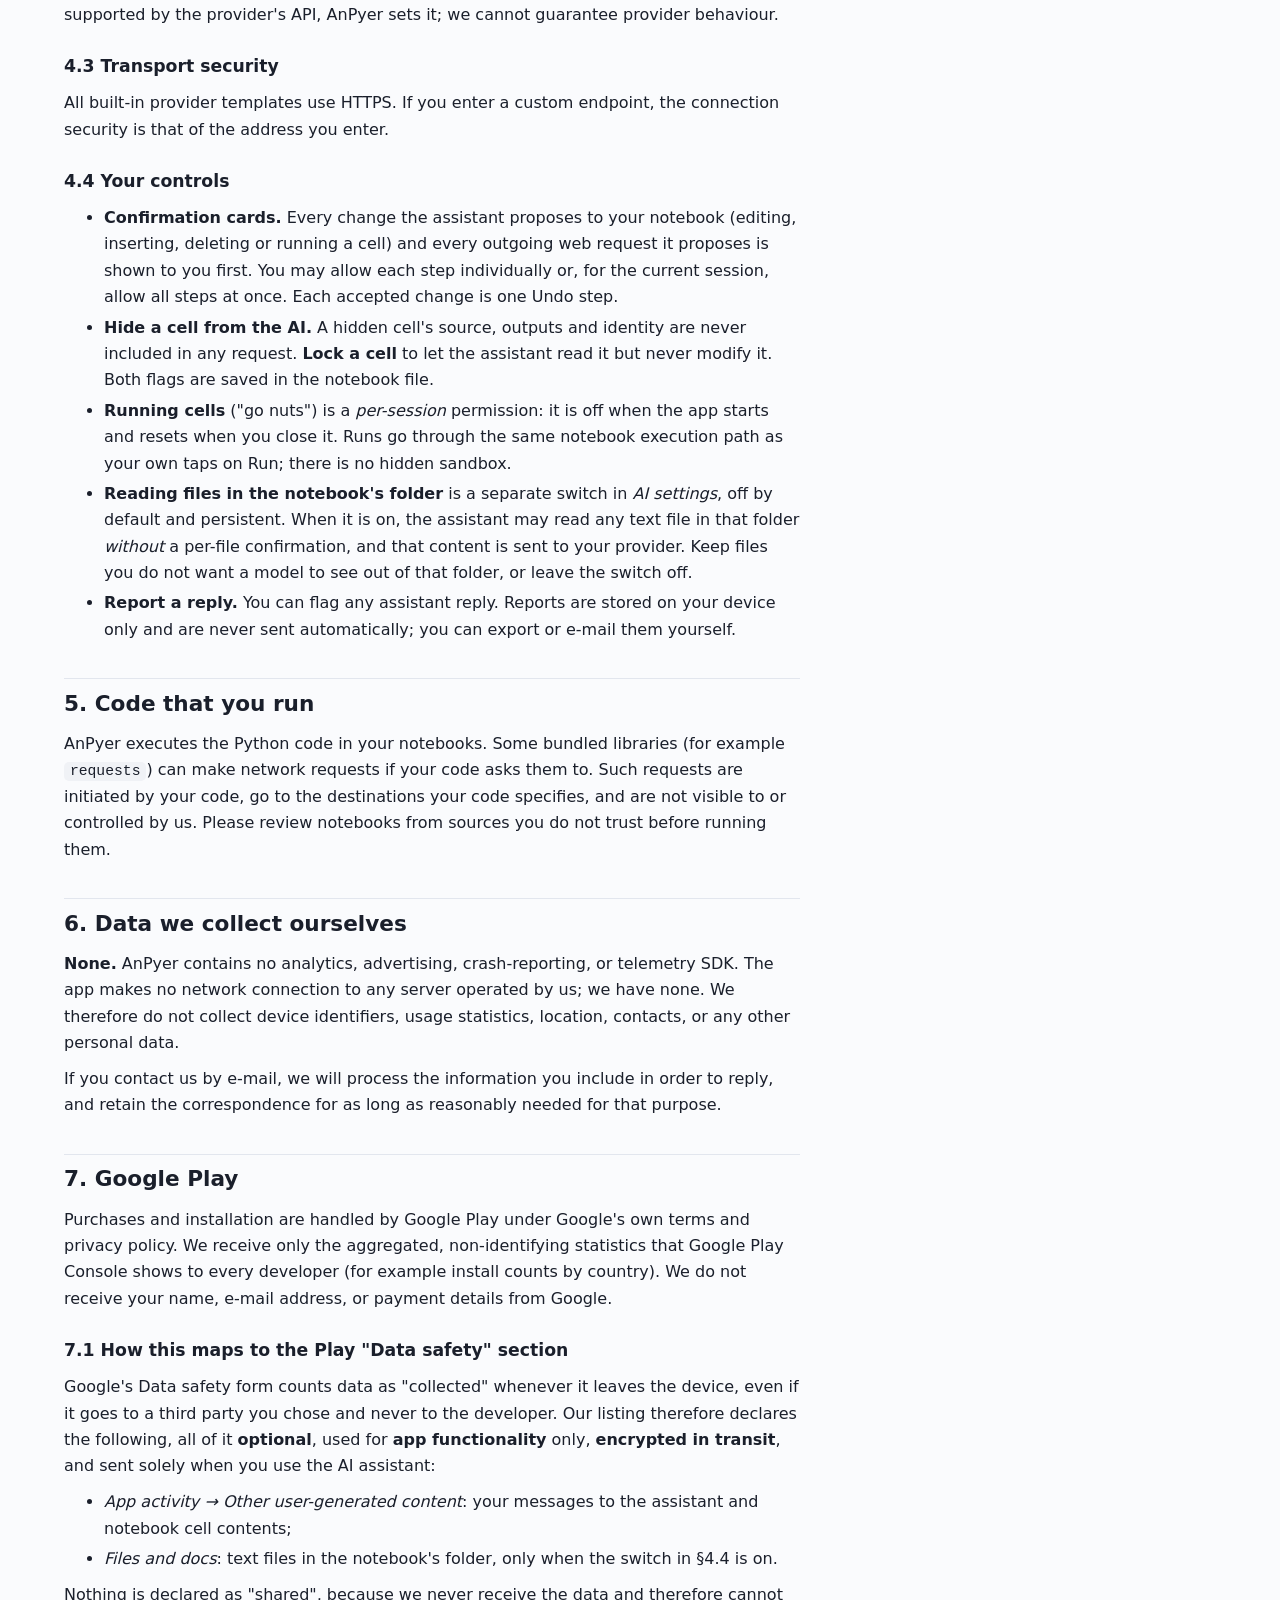
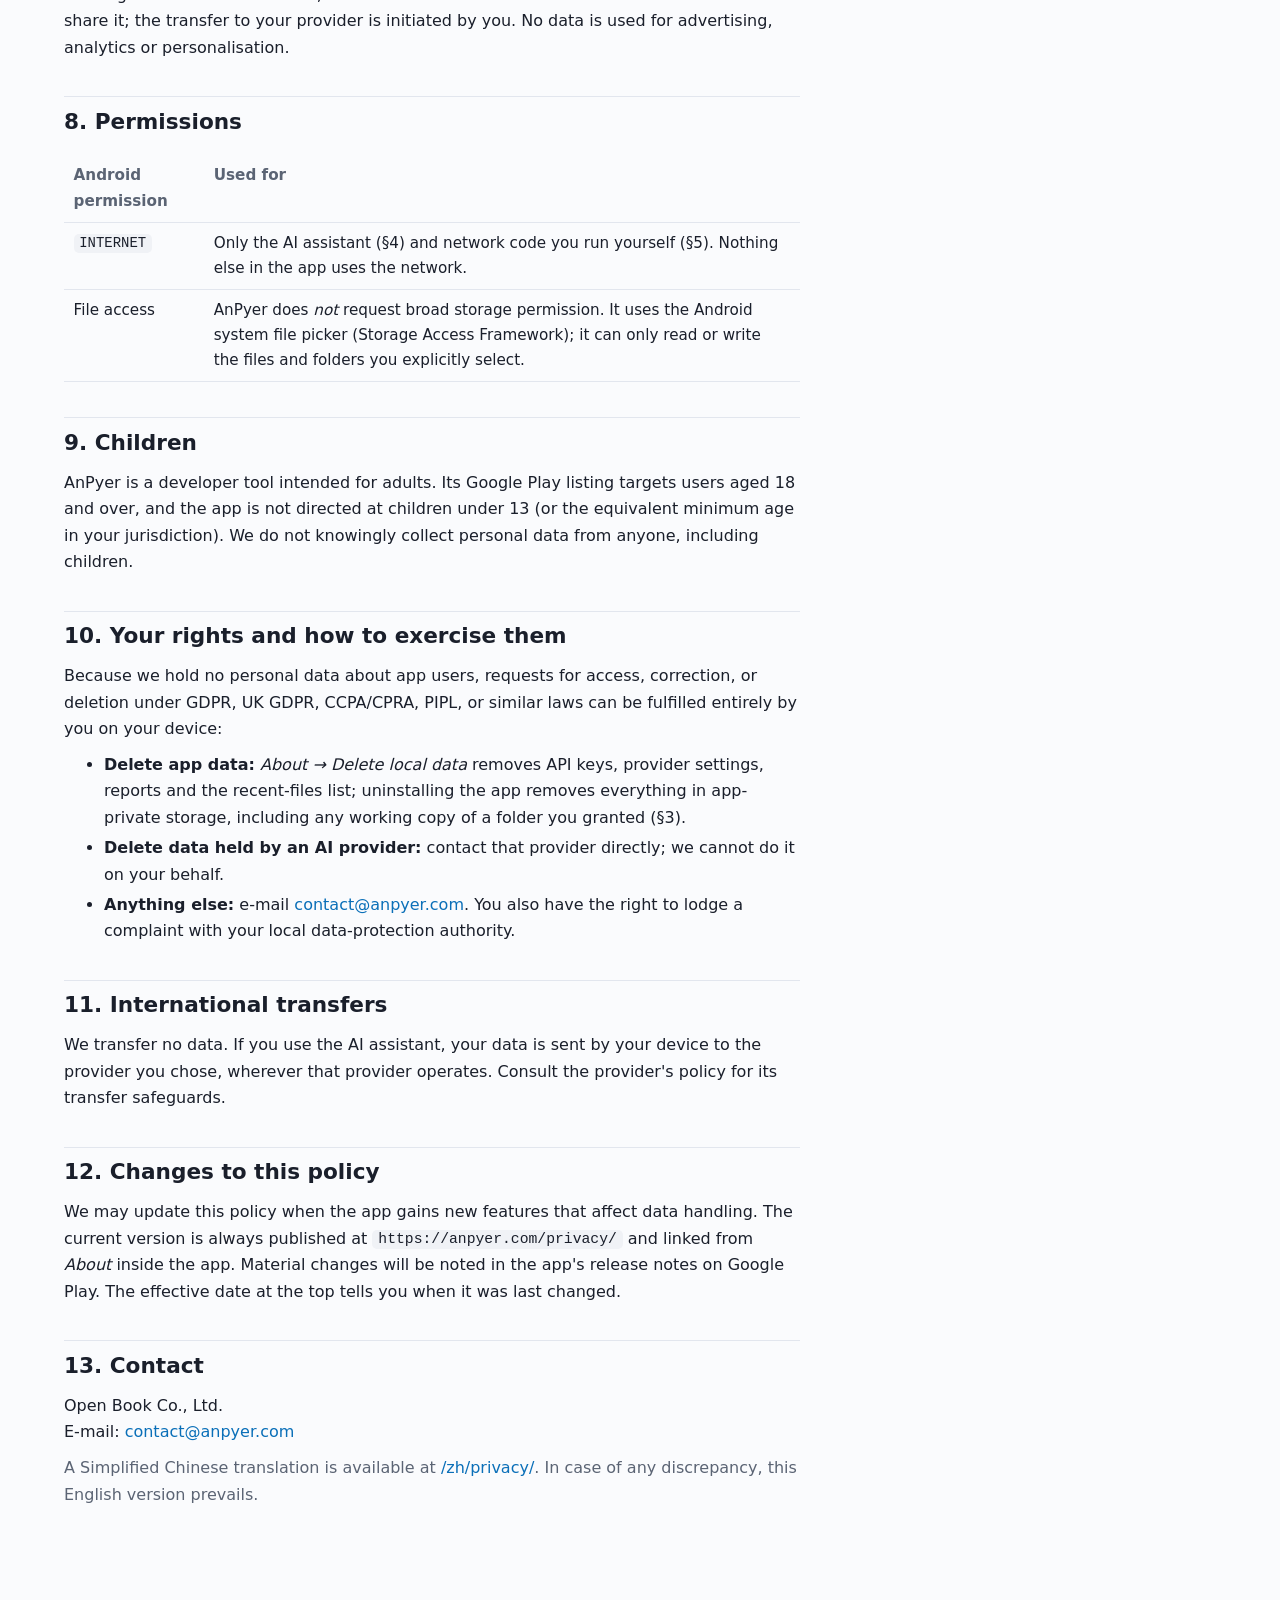
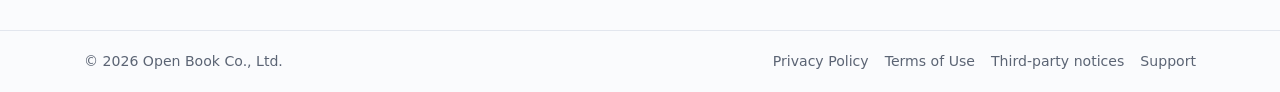
<file: privacy/index.html>
<!DOCTYPE html>
<html lang="en">
<head>
<meta charset="utf-8">
<meta name="viewport" content="width=device-width, initial-scale=1">
<title>Privacy Policy — AnPyer</title>
<meta name="description" content="Privacy Policy for the AnPyer Android app: what data stays on your device, what is sent to a third-party AI provider you configure, and how to delete it.">
<link rel="stylesheet" href="/assets/site.css?v=2">
<link rel="icon" href="/favicon.ico" sizes="any">
<link rel="icon" href="/assets/brand/favicon-32.png" type="image/png" sizes="32x32">
<link rel="apple-touch-icon" href="/assets/brand/apple-touch-icon.png">
<meta property="og:image" content="https://anpyer.com/assets/brand/og-image.png">
<link rel="alternate" hreflang="zh" href="/zh/privacy/">
<link rel="alternate" hreflang="en" href="/privacy/">
</head>
<body>

<header class="site-header">
  <div class="inner">
    <a class="brand" href="/"><img class="logo" src="/assets/brand/brand-64.png" alt="" width="26" height="26">AnPyer</a>
    <nav class="nav" aria-label="Site">
      <a class="nav-link" href="/">Home</a>
      <a class="nav-link" href="/privacy/" aria-current="page">Privacy</a>
      <a class="nav-link" href="/terms/">Terms</a>
      <a class="nav-link" href="/support/">Support</a>
      <details class="lang-menu">
        <summary aria-label="Language" title="Language"><svg class="icon" width="18" height="18" aria-hidden="true"><use href="/assets/icons.svg?v=2#icon-globe"/></svg><svg class="icon chev" width="14" height="14" aria-hidden="true"><use href="/assets/icons.svg?v=2#icon-chevron"/></svg></summary>
        <ul class="menu">
          <li><a href="/privacy/" hreflang="en" aria-current="true"><span class="flag" aria-hidden="true">🇬🇧</span>English<svg class="icon tick" width="16" height="16" aria-hidden="true"><use href="/assets/icons.svg?v=2#icon-check"/></svg></a></li>
          <li><a href="/zh/privacy/" hreflang="zh" lang="zh"><span class="flag" aria-hidden="true">🇨🇳</span>简体中文<svg class="icon tick" width="16" height="16" aria-hidden="true"><use href="/assets/icons.svg?v=2#icon-check"/></svg></a></li>
        </ul>
      </details>
    </nav>
  </div>
</header>

<main>
  <section class="block page-hero">
    <div class="inner">
      <p class="eyebrow">Legal</p>
      <h1>Privacy Policy</h1>
      <p class="meta">Applies to the <strong>AnPyer</strong> Android application (package <code>com.openbook.anpyer</code>), published by <span class="legal-name">Open Book Co., Ltd.</span> ("we", "us").<br>Effective date: 23 September 2026 · Version 1.1</p>
    </div>
  </section>

  <section class="block doc-block">
    <div class="inner">
    <article class="doc">

  <div class="notice">
    <strong>Summary.</strong> AnPyer is an offline notebook app. We do not operate any server, we do not collect analytics or crash reports, and we never receive your notebooks, your code, or your API keys. The only time data leaves your device is when <em>you</em> choose to use the optional AI assistant — in which case your request goes directly from your device to the third-party model provider <em>you</em> configured — or when code <em>you</em> run makes a network request. Two optional assistant features widen what the assistant can see or do (reading files in the notebook's folder; running cells); both are off by default and are described in §4.
  </div>

  <h2>1. Who we are</h2>
  <p>AnPyer is published by <span class="legal-name">Open Book Co., Ltd.</span>. For any privacy question or request, e-mail <a href="mailto:contact@anpyer.com">contact@anpyer.com</a>. We are the data controller for the (very limited) processing described here.</p>

  <h2>2. What AnPyer does</h2>
  <p>AnPyer runs Jupyter notebooks (<code>.ipynb</code> files) on your Android device using a Python interpreter that ships inside the app. All code execution, rendering, and file handling happen locally. The app does not require an account, login, or any registration.</p>

  <h2>3. Data that stays on your device</h2>
  <p>The following data is created or stored on your device only. We have no access to it.</p>
  <table>
    <thead><tr><th>Data</th><th>Where it is stored</th><th>Why</th></tr></thead>
    <tbody>
      <tr><td>Notebook files you open, edit, or create</td><td>The location you choose through the Android file picker</td><td>Core function: opening, editing, saving notebooks</td></tr>
      <tr><td>A working copy of the folder your notebook lives in (only if you grant the app access to that folder)</td><td>App-private storage. Files are copied in so that Python code can read them by relative path; files Python writes are copied back to the folder you granted</td><td>Core function: <code>pd.read_csv("data.csv")</code> and friends. Turning the folder switch off stops the sync; the working copy is removed when you uninstall the app</td></tr>
      <tr><td>Recently opened notebook list</td><td>App-private storage</td><td>Convenience: quick re-open</td></tr>
      <tr><td>AI provider settings, including API keys you enter, and the assistant switches described in §4.4</td><td>App-private storage (WebView local storage) on this device only, protected by the Android app sandbox</td><td>To authenticate <em>your</em> requests to the provider <em>you</em> configured. Keys are never sent to us.</td></tr>
      <tr><td>AI conversation of the current session</td><td>Memory only; discarded when the app is closed</td><td>Displaying the assistant's replies</td></tr>
      <tr><td>Reports you file about an AI reply ("Report this reply")</td><td>App-private storage</td><td>Kept locally so you can review, export, or e-mail them. <strong>Nothing is sent automatically.</strong></td></tr>
      <tr><td>Interface preferences (language, panel sizes and similar)</td><td>App-private storage</td><td>UI display</td></tr>
      <tr><td>Per-cell assistant flags ("hidden from AI", "locked") and an "opened from an external source" marker</td><td>Inside the notebook file itself, under <code>metadata.anpyer</code>, so the file remains a standard <code>.ipynb</code></td><td>Your privacy controls travel with the notebook</td></tr>
    </tbody>
  </table>
  <p>App-private storage is removed by Android when you uninstall the app. You can also remove keys, settings, reports and the recent-files list at any time from <em>About → Delete local data</em> inside the app. Notebook files you saved to a location of your choice are ordinary files that you manage yourself.</p>

  <h2>4. The optional AI assistant (bring your own key)</h2>
  <p>AnPyer includes an optional assistant that can read cells of the notebook you are working on, edit them, insert or delete cells and — only with the per-session permission described in §4.4 — run a code cell and read its output. It is <strong>off until you configure it</strong>: you must enter an API key for a third-party large-language-model provider yourself. We do not provide, resell, or proxy any AI service.</p>

  <h3>4.1 What is sent, and to whom</h3>
  <p>When you send a message to the assistant, the following is transmitted <strong>directly from your device to the provider you configured</strong> (for example DeepSeek, OpenAI, Google Gemini, OpenRouter, or any other OpenAI-compatible endpoint whose address you enter):</p>
  <ul>
    <li>your message text and the conversation so far;</li>
    <li>the contents of notebook cells that the assistant reads, edits or runs (only when the assistant invokes a notebook tool, which it does to answer your request), including cell outputs and error messages, in summarised form. Cells you mark as <em>hidden</em> are never included;</li>
    <li>a short system instruction describing the app environment. It contains: the name of the open notebook and its number of cells; the list of preinstalled Python packages; your interface language; the current <strong>date, time and time zone as reported by your device</strong> (so the assistant can answer time-related questions); and, if a cell is being edited, a short excerpt of that cell around your cursor;</li>
    <li>if you have turned on <em>"Let the AI read files in the notebook's folder"</em> (§4.4): the directory listing and the text content of files in that folder that the assistant chooses to read;</li>
    <li>your API key, as required by the provider to authenticate the request.</li>
  </ul>
  <p>The assistant may also ask to fetch a public web page or call a public HTTP API on your behalf. <strong>Each such request requires your explicit confirmation</strong> in the app before it is made, and it goes to the address shown in the confirmation card.</p>
  <p>The device time zone is sent only as a clock reference. It is not used to infer your location, and the app never accesses location services.</p>

  <h3>4.2 We are not a party to that transfer</h3>
  <p>We do not receive, store, log, or have any technical ability to access these requests or responses. The provider's own privacy policy and terms govern how it handles your data (including retention and whether it is used for training). Please review them before entering a key. Where the built-in provider templates offer a "do not store" option supported by the provider's API, AnPyer sets it; we cannot guarantee provider behaviour.</p>

  <h3>4.3 Transport security</h3>
  <p>All built-in provider templates use HTTPS. If you enter a custom endpoint, the connection security is that of the address you enter.</p>

  <h3>4.4 Your controls</h3>
  <ul>
    <li><strong>Confirmation cards.</strong> Every change the assistant proposes to your notebook (editing, inserting, deleting or running a cell) and every outgoing web request it proposes is shown to you first. You may allow each step individually or, for the current session, allow all steps at once. Each accepted change is one Undo step.</li>
    <li><strong>Hide a cell from the AI.</strong> A hidden cell's source, outputs and identity are never included in any request. <strong>Lock a cell</strong> to let the assistant read it but never modify it. Both flags are saved in the notebook file.</li>
    <li><strong>Running cells</strong> ("go nuts") is a <em>per-session</em> permission: it is off when the app starts and resets when you close it. Runs go through the same notebook execution path as your own taps on Run; there is no hidden sandbox.</li>
    <li><strong>Reading files in the notebook's folder</strong> is a separate switch in <em>AI settings</em>, off by default and persistent. When it is on, the assistant may read any text file in that folder <em>without</em> a per-file confirmation, and that content is sent to your provider. Keep files you do not want a model to see out of that folder, or leave the switch off.</li>
    <li><strong>Report a reply.</strong> You can flag any assistant reply. Reports are stored on your device only and are never sent automatically; you can export or e-mail them yourself.</li>
  </ul>

  <h2>5. Code that you run</h2>
  <p>AnPyer executes the Python code in your notebooks. Some bundled libraries (for example <code>requests</code>) can make network requests if your code asks them to. Such requests are initiated by your code, go to the destinations your code specifies, and are not visible to or controlled by us. Please review notebooks from sources you do not trust before running them.</p>

  <h2>6. Data we collect ourselves</h2>
  <p><strong>None.</strong> AnPyer contains no analytics, advertising, crash-reporting, or telemetry SDK. The app makes no network connection to any server operated by us; we have none. We therefore do not collect device identifiers, usage statistics, location, contacts, or any other personal data.</p>
  <p>If you contact us by e-mail, we will process the information you include in order to reply, and retain the correspondence for as long as reasonably needed for that purpose.</p>

  <h2>7. Google Play</h2>
  <p>Purchases and installation are handled by Google Play under Google's own terms and privacy policy. We receive only the aggregated, non-identifying statistics that Google Play Console shows to every developer (for example install counts by country). We do not receive your name, e-mail address, or payment details from Google.</p>

  <h3>7.1 How this maps to the Play "Data safety" section</h3>
  <p>Google's Data safety form counts data as "collected" whenever it leaves the device, even if it goes to a third party you chose and never to the developer. Our listing therefore declares the following, all of it <strong>optional</strong>, used for <strong>app functionality</strong> only, <strong>encrypted in transit</strong>, and sent solely when you use the AI assistant:</p>
  <ul>
    <li><em>App activity → Other user-generated content</em>: your messages to the assistant and notebook cell contents;</li>
    <li><em>Files and docs</em>: text files in the notebook's folder, only when the switch in §4.4 is on.</li>
  </ul>
  <p>Nothing is declared as "shared", because we never receive the data and therefore cannot share it; the transfer to your provider is initiated by you. No data is used for advertising, analytics or personalisation.</p>

  <h2>8. Permissions</h2>
  <table>
    <thead><tr><th>Android permission</th><th>Used for</th></tr></thead>
    <tbody>
      <tr><td><code>INTERNET</code></td><td>Only the AI assistant (§4) and network code you run yourself (§5). Nothing else in the app uses the network.</td></tr>
      <tr><td>File access</td><td>AnPyer does <em>not</em> request broad storage permission. It uses the Android system file picker (Storage Access Framework); it can only read or write the files and folders you explicitly select.</td></tr>
    </tbody>
  </table>

  <h2>9. Children</h2>
  <p>AnPyer is a developer tool intended for adults. Its Google Play listing targets users aged 18 and over, and the app is not directed at children under 13 (or the equivalent minimum age in your jurisdiction). We do not knowingly collect personal data from anyone, including children.</p>

  <h2>10. Your rights and how to exercise them</h2>
  <p>Because we hold no personal data about app users, requests for access, correction, or deletion under GDPR, UK GDPR, CCPA/CPRA, PIPL, or similar laws can be fulfilled entirely by you on your device:</p>
  <ul>
    <li><strong>Delete app data:</strong> <em>About → Delete local data</em> removes API keys, provider settings, reports and the recent-files list; uninstalling the app removes everything in app-private storage, including any working copy of a folder you granted (§3).</li>
    <li><strong>Delete data held by an AI provider:</strong> contact that provider directly; we cannot do it on your behalf.</li>
    <li><strong>Anything else:</strong> e-mail <a href="mailto:contact@anpyer.com">contact@anpyer.com</a>. You also have the right to lodge a complaint with your local data-protection authority.</li>
  </ul>

  <h2>11. International transfers</h2>
  <p>We transfer no data. If you use the AI assistant, your data is sent by your device to the provider you chose, wherever that provider operates. Consult the provider's policy for its transfer safeguards.</p>

  <h2>12. Changes to this policy</h2>
  <p>We may update this policy when the app gains new features that affect data handling. The current version is always published at <code>https://anpyer.com/privacy/</code> and linked from <em>About</em> inside the app. Material changes will be noted in the app's release notes on Google Play. The effective date at the top tells you when it was last changed.</p>

  <h2>13. Contact</h2>
  <p><span class="legal-name">Open Book Co., Ltd.</span><br>E-mail: <a href="mailto:contact@anpyer.com">contact@anpyer.com</a></p>

  <p class="muted">A Simplified Chinese translation is available at <a href="/zh/privacy/">/zh/privacy/</a>. In case of any discrepancy, this English version prevails.</p>
    </article>
    </div>
  </section>
</main>

<footer class="site-footer">
  <div class="inner">
    <span>© 2026 <span class="legal-name">Open Book Co., Ltd.</span></span>
    <div class="links">
      <a href="/privacy/">Privacy Policy</a>
      <a href="/terms/">Terms of Use</a>
      <a href="/notices/">Third-party notices</a>
      <a href="/support/">Support</a>
    </div>
  </div>
</footer>

<script src="/assets/site.js?v=3" defer></script>

</body>
</html>
</file>
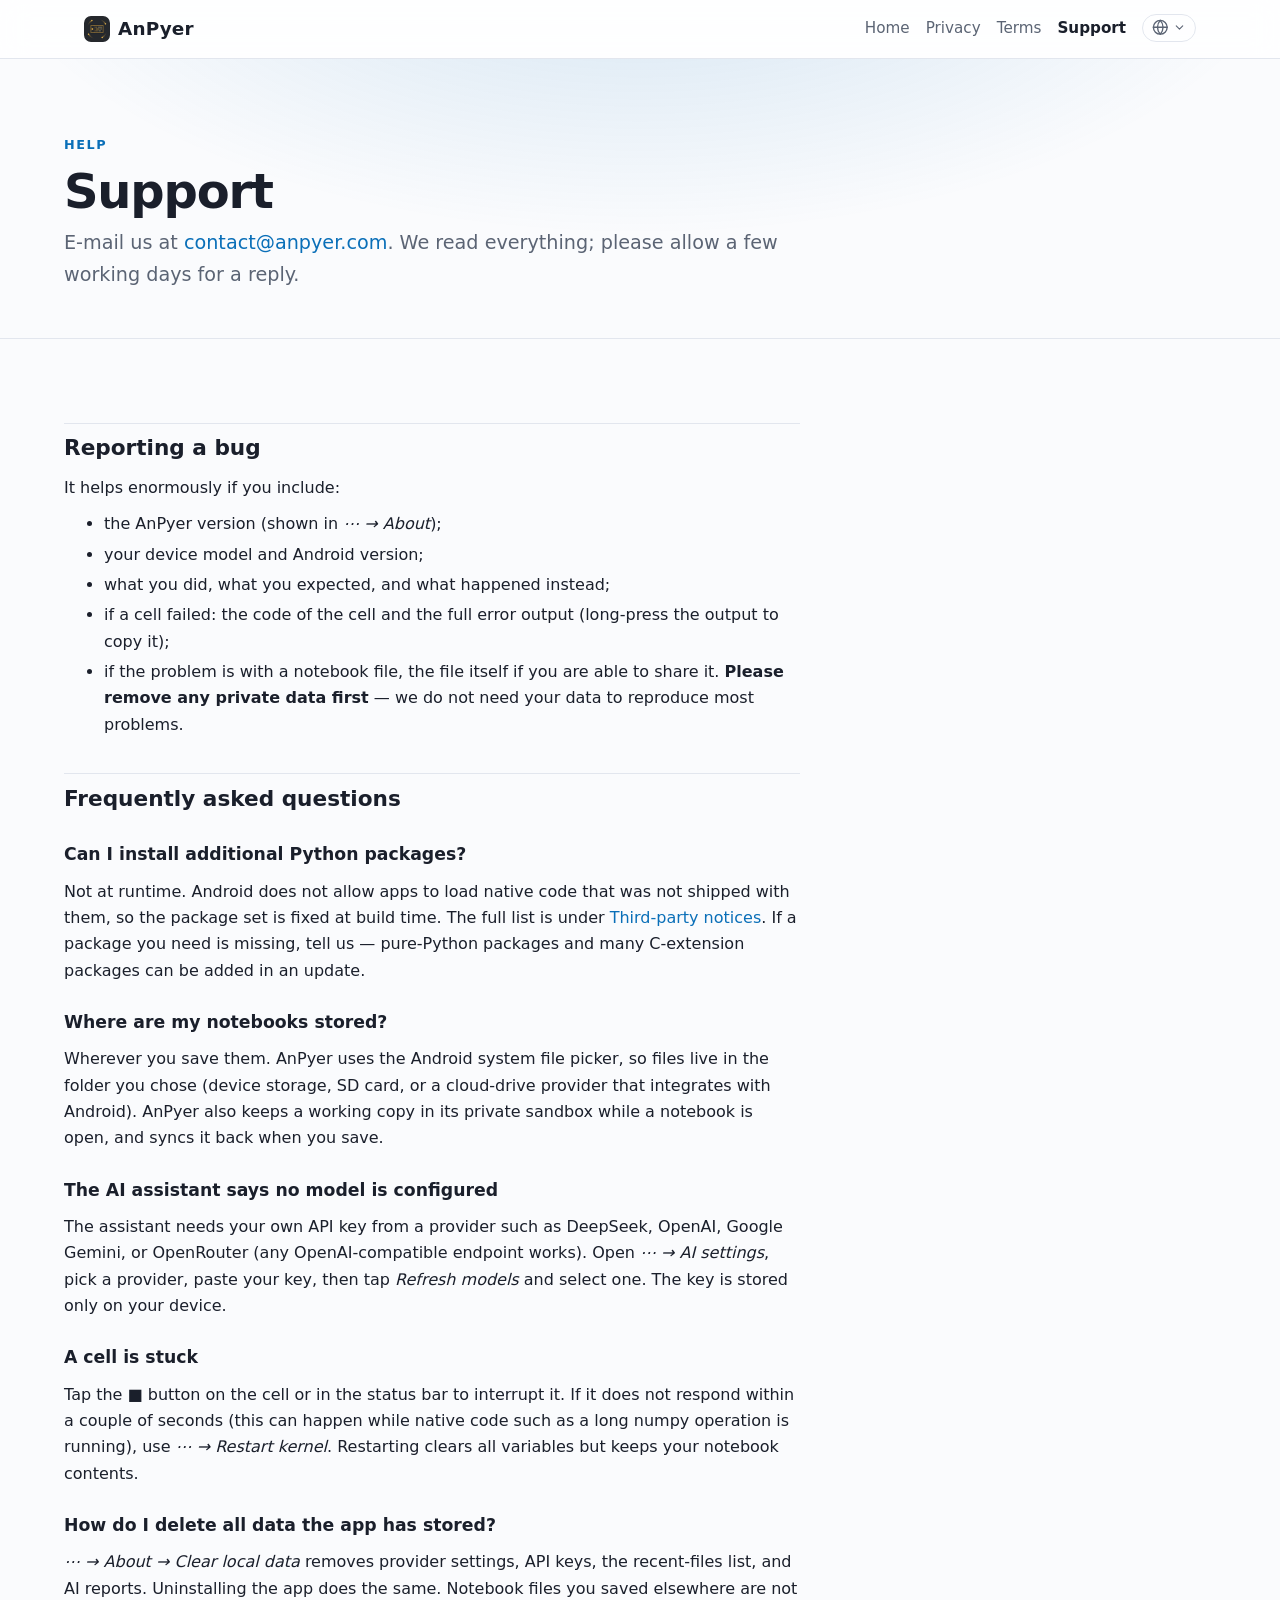
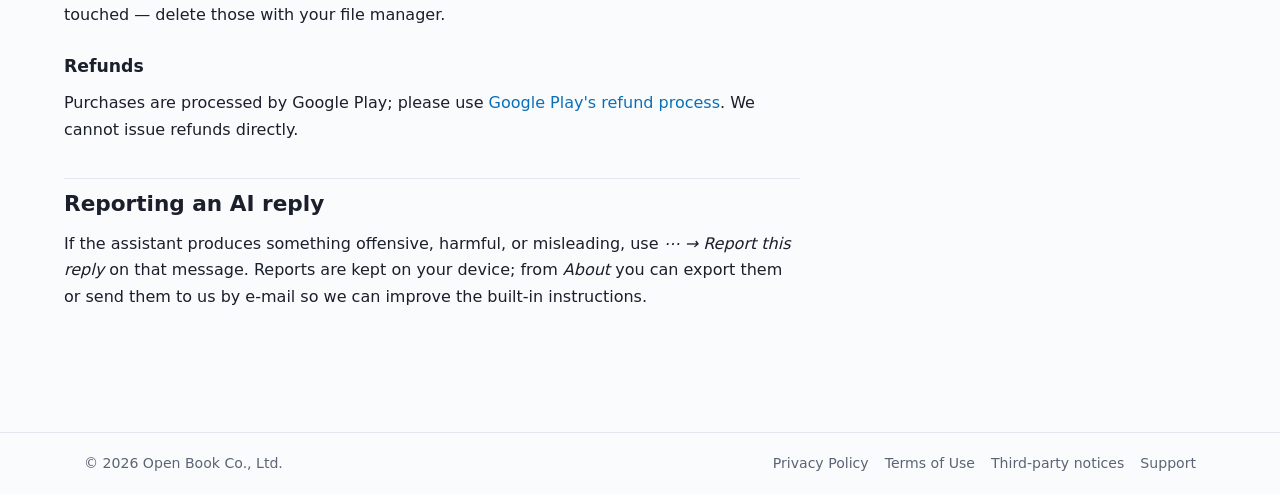
<file: support/index.html>
<!DOCTYPE html>
<html lang="en">
<head>
<meta charset="utf-8">
<meta name="viewport" content="width=device-width, initial-scale=1">
<title>Support — AnPyer</title>
<meta name="description" content="Get help with AnPyer: contact, frequently asked questions, and what to include in a bug report.">
<link rel="stylesheet" href="/assets/site.css?v=2">
<link rel="icon" href="/favicon.ico" sizes="any">
<link rel="icon" href="/assets/brand/favicon-32.png" type="image/png" sizes="32x32">
<link rel="apple-touch-icon" href="/assets/brand/apple-touch-icon.png">
<meta property="og:image" content="https://anpyer.com/assets/brand/og-image.png">
<link rel="alternate" hreflang="zh" href="/zh/support/">
<link rel="alternate" hreflang="en" href="/support/">
</head>
<body>

<header class="site-header">
  <div class="inner">
    <a class="brand" href="/"><img class="logo" src="/assets/brand/brand-64.png" alt="" width="26" height="26">AnPyer</a>
    <nav class="nav" aria-label="Site">
      <a class="nav-link" href="/">Home</a>
      <a class="nav-link" href="/privacy/">Privacy</a>
      <a class="nav-link" href="/terms/">Terms</a>
      <a class="nav-link" href="/support/" aria-current="page">Support</a>
      <details class="lang-menu">
        <summary aria-label="Language" title="Language"><svg class="icon" width="18" height="18" aria-hidden="true"><use href="/assets/icons.svg?v=2#icon-globe"/></svg><svg class="icon chev" width="14" height="14" aria-hidden="true"><use href="/assets/icons.svg?v=2#icon-chevron"/></svg></summary>
        <ul class="menu">
          <li><a href="/support/" hreflang="en" aria-current="true"><span class="flag" aria-hidden="true">🇬🇧</span>English<svg class="icon tick" width="16" height="16" aria-hidden="true"><use href="/assets/icons.svg?v=2#icon-check"/></svg></a></li>
          <li><a href="/zh/support/" hreflang="zh" lang="zh"><span class="flag" aria-hidden="true">🇨🇳</span>简体中文<svg class="icon tick" width="16" height="16" aria-hidden="true"><use href="/assets/icons.svg?v=2#icon-check"/></svg></a></li>
        </ul>
      </details>
    </nav>
  </div>
</header>

<main>
  <section class="block page-hero">
    <div class="inner">
      <p class="eyebrow">Help</p>
      <h1>Support</h1>
      <p class="lead">E-mail us at <a href="mailto:contact@anpyer.com">contact@anpyer.com</a>. We read everything; please allow a few working days for a reply.</p>
    </div>
  </section>

  <section class="block doc-block">
    <div class="inner">
    <article class="doc">

  <h2>Reporting a bug</h2>
  <p>It helps enormously if you include:</p>
  <ul>
    <li>the AnPyer version (shown in <em>⋯ → About</em>);</li>
    <li>your device model and Android version;</li>
    <li>what you did, what you expected, and what happened instead;</li>
    <li>if a cell failed: the code of the cell and the full error output (long-press the output to copy it);</li>
    <li>if the problem is with a notebook file, the file itself if you are able to share it. <strong>Please remove any private data first</strong> — we do not need your data to reproduce most problems.</li>
  </ul>

  <h2>Frequently asked questions</h2>

  <h3>Can I install additional Python packages?</h3>
  <p>Not at runtime. Android does not allow apps to load native code that was not shipped with them, so the package set is fixed at build time. The full list is under <a href="/notices/">Third-party notices</a>. If a package you need is missing, tell us — pure-Python packages and many C-extension packages can be added in an update.</p>

  <h3>Where are my notebooks stored?</h3>
  <p>Wherever you save them. AnPyer uses the Android system file picker, so files live in the folder you chose (device storage, SD card, or a cloud-drive provider that integrates with Android). AnPyer also keeps a working copy in its private sandbox while a notebook is open, and syncs it back when you save.</p>

  <h3>The AI assistant says no model is configured</h3>
  <p>The assistant needs your own API key from a provider such as DeepSeek, OpenAI, Google Gemini, or OpenRouter (any OpenAI-compatible endpoint works). Open <em>⋯ → AI settings</em>, pick a provider, paste your key, then tap <em>Refresh models</em> and select one. The key is stored only on your device.</p>

  <h3>A cell is stuck</h3>
  <p>Tap the ■ button on the cell or in the status bar to interrupt it. If it does not respond within a couple of seconds (this can happen while native code such as a long numpy operation is running), use <em>⋯ → Restart kernel</em>. Restarting clears all variables but keeps your notebook contents.</p>

  <h3>How do I delete all data the app has stored?</h3>
  <p><em>⋯ → About → Clear local data</em> removes provider settings, API keys, the recent-files list, and AI reports. Uninstalling the app does the same. Notebook files you saved elsewhere are not touched — delete those with your file manager.</p>

  <h3>Refunds</h3>
  <p>Purchases are processed by Google Play; please use <a href="https://support.google.com/googleplay/answer/2479637">Google Play's refund process</a>. We cannot issue refunds directly.</p>

  <h2>Reporting an AI reply</h2>
  <p>If the assistant produces something offensive, harmful, or misleading, use <em>⋯ → Report this reply</em> on that message. Reports are kept on your device; from <em>About</em> you can export them or send them to us by e-mail so we can improve the built-in instructions.</p>
    </article>
    </div>
  </section>
</main>

<footer class="site-footer">
  <div class="inner">
    <span>© 2026 <span class="legal-name">Open Book Co., Ltd.</span></span>
    <div class="links">
      <a href="/privacy/">Privacy Policy</a>
      <a href="/terms/">Terms of Use</a>
      <a href="/notices/">Third-party notices</a>
      <a href="/support/">Support</a>
    </div>
  </div>
</footer>

<script src="/assets/site.js?v=3" defer></script>

</body>
</html>
</file>
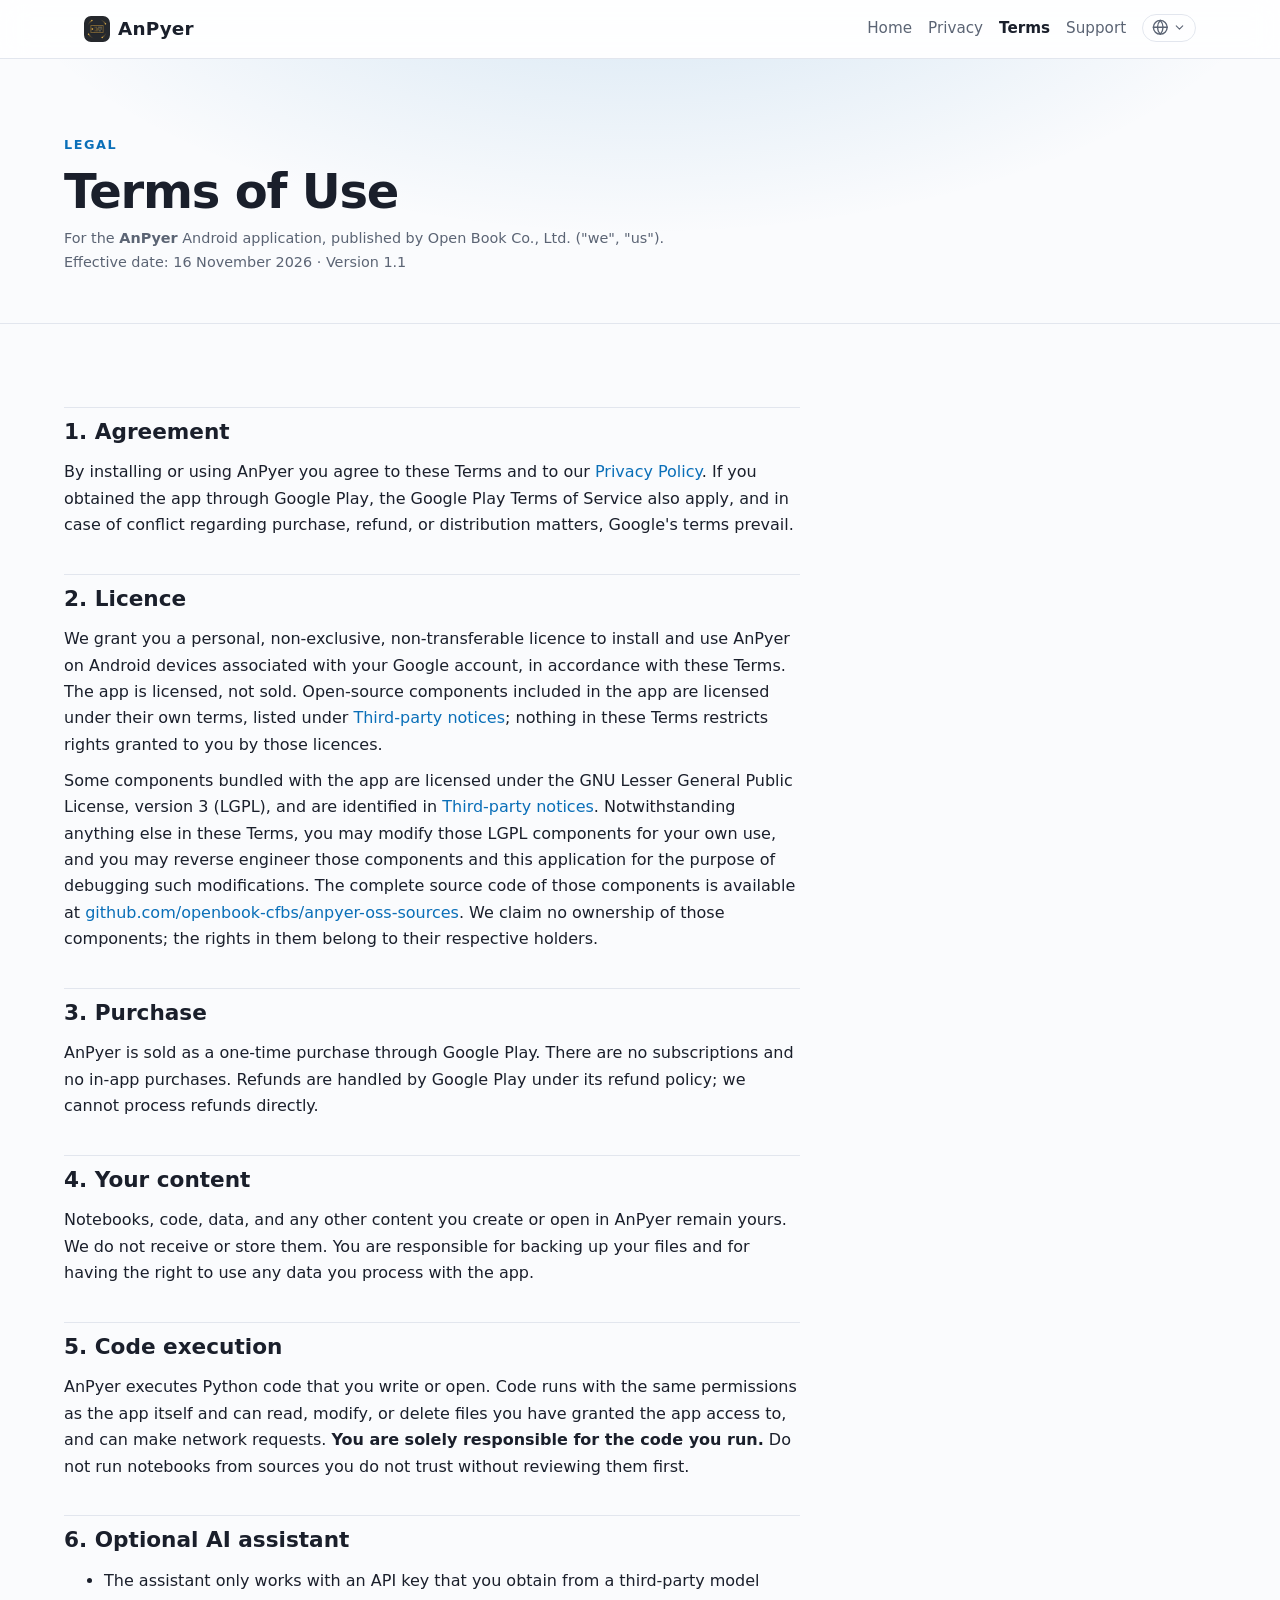
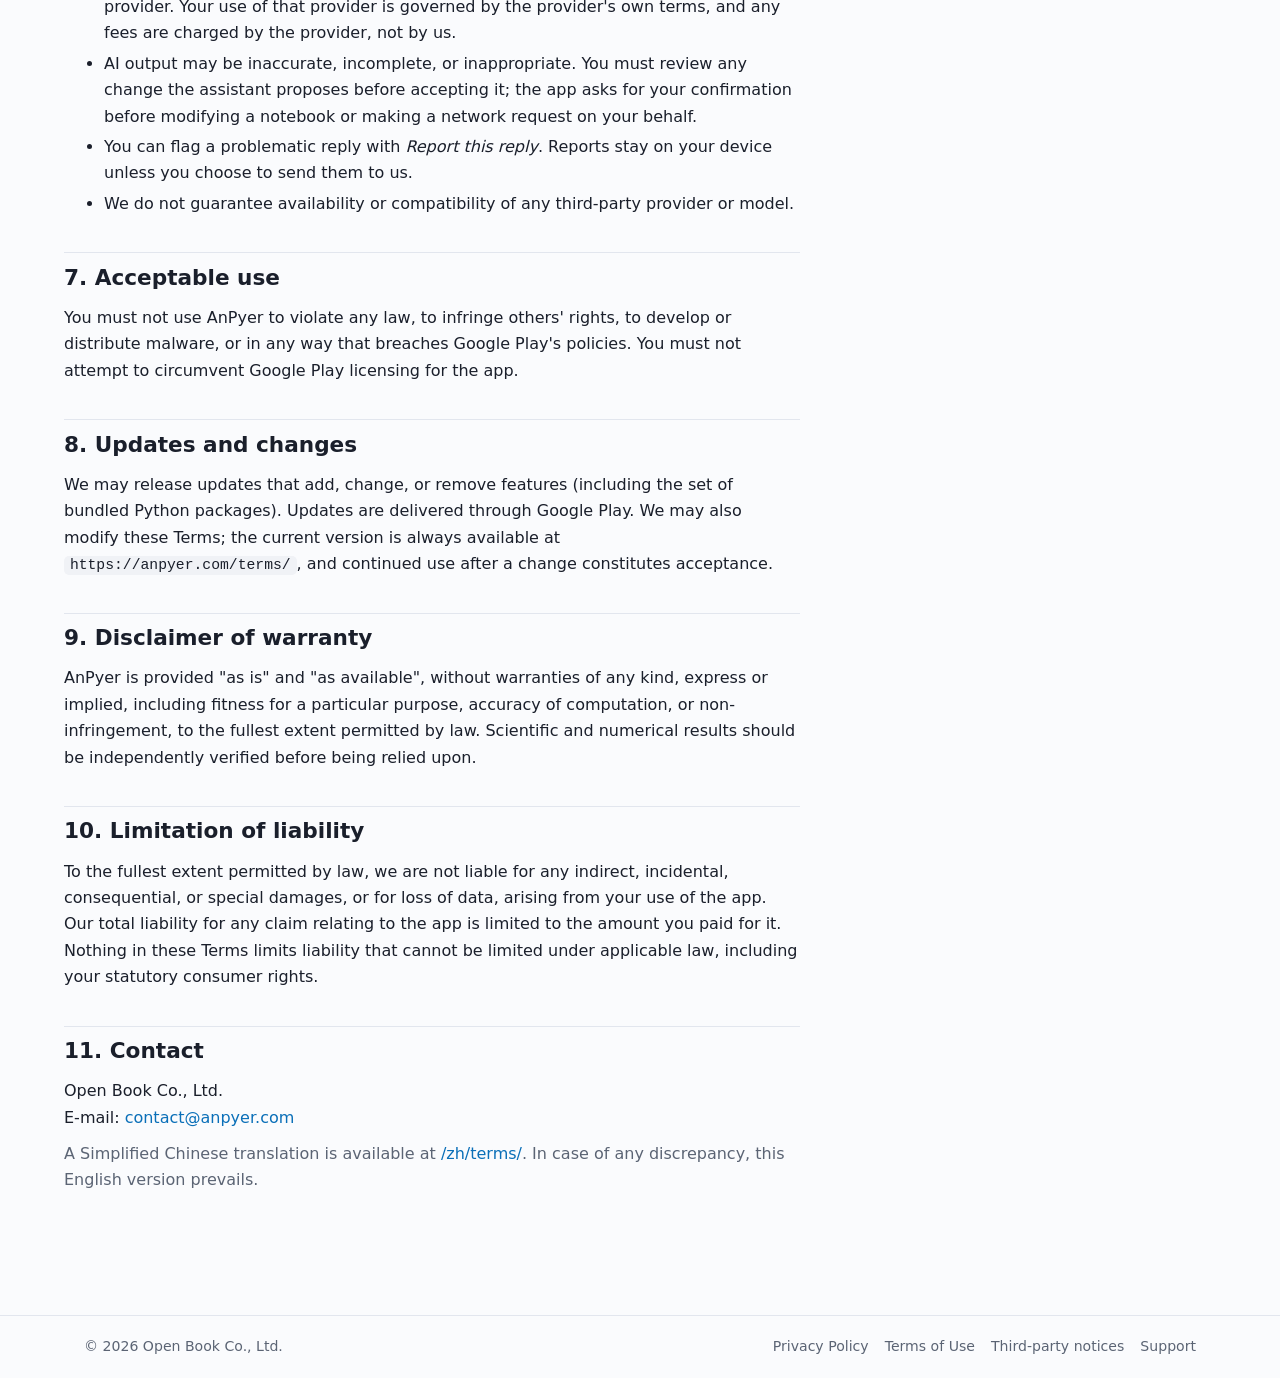
<file: terms/index.html>
<!DOCTYPE html>
<html lang="en">
<head>
<meta charset="utf-8">
<meta name="viewport" content="width=device-width, initial-scale=1">
<title>Terms of Use — AnPyer</title>
<meta name="description" content="Terms of Use for the AnPyer Android application.">
<link rel="stylesheet" href="/assets/site.css?v=2">
<link rel="icon" href="/favicon.ico" sizes="any">
<link rel="icon" href="/assets/brand/favicon-32.png" type="image/png" sizes="32x32">
<link rel="apple-touch-icon" href="/assets/brand/apple-touch-icon.png">
<meta property="og:image" content="https://anpyer.com/assets/brand/og-image.png">
<link rel="alternate" hreflang="zh" href="/zh/terms/">
<link rel="alternate" hreflang="en" href="/terms/">
</head>
<body>

<header class="site-header">
  <div class="inner">
    <a class="brand" href="/"><img class="logo" src="/assets/brand/brand-64.png" alt="" width="26" height="26">AnPyer</a>
    <nav class="nav" aria-label="Site">
      <a class="nav-link" href="/">Home</a>
      <a class="nav-link" href="/privacy/">Privacy</a>
      <a class="nav-link" href="/terms/" aria-current="page">Terms</a>
      <a class="nav-link" href="/support/">Support</a>
      <details class="lang-menu">
        <summary aria-label="Language" title="Language"><svg class="icon" width="18" height="18" aria-hidden="true"><use href="/assets/icons.svg?v=2#icon-globe"/></svg><svg class="icon chev" width="14" height="14" aria-hidden="true"><use href="/assets/icons.svg?v=2#icon-chevron"/></svg></summary>
        <ul class="menu">
          <li><a href="/terms/" hreflang="en" aria-current="true"><span class="flag" aria-hidden="true">🇬🇧</span>English<svg class="icon tick" width="16" height="16" aria-hidden="true"><use href="/assets/icons.svg?v=2#icon-check"/></svg></a></li>
          <li><a href="/zh/terms/" hreflang="zh" lang="zh"><span class="flag" aria-hidden="true">🇨🇳</span>简体中文<svg class="icon tick" width="16" height="16" aria-hidden="true"><use href="/assets/icons.svg?v=2#icon-check"/></svg></a></li>
        </ul>
      </details>
    </nav>
  </div>
</header>

<main>
  <section class="block page-hero">
    <div class="inner">
      <p class="eyebrow">Legal</p>
      <h1>Terms of Use</h1>
      <p class="meta">For the <strong>AnPyer</strong> Android application, published by <span class="legal-name">Open Book Co., Ltd.</span> ("we", "us").<br>Effective date: 16 November 2026 · Version 1.1</p>
    </div>
  </section>

  <section class="block doc-block">
    <div class="inner">
    <article class="doc">

  <h2>1. Agreement</h2>
  <p>By installing or using AnPyer you agree to these Terms and to our <a href="/privacy/">Privacy Policy</a>. If you obtained the app through Google Play, the Google Play Terms of Service also apply, and in case of conflict regarding purchase, refund, or distribution matters, Google's terms prevail.</p>

  <h2>2. Licence</h2>
  <p>We grant you a personal, non-exclusive, non-transferable licence to install and use AnPyer on Android devices associated with your Google account, in accordance with these Terms. The app is licensed, not sold. Open-source components included in the app are licensed under their own terms, listed under <a href="/notices/">Third-party notices</a>; nothing in these Terms restricts rights granted to you by those licences.</p>
  <p>Some components bundled with the app are licensed under the GNU Lesser General Public License, version 3 (LGPL), and are identified in <a href="/notices/">Third-party notices</a>. Notwithstanding anything else in these Terms, you may modify those LGPL components for your own use, and you may reverse engineer those components and this application for the purpose of debugging such modifications. The complete source code of those components is available at <a href="https://github.com/openbook-cfbs/anpyer-oss-sources" rel="noopener">github.com/openbook-cfbs/anpyer-oss-sources</a>. We claim no ownership of those components; the rights in them belong to their respective holders.</p>

  <h2>3. Purchase</h2>
  <p>AnPyer is sold as a one-time purchase through Google Play. There are no subscriptions and no in-app purchases. Refunds are handled by Google Play under its refund policy; we cannot process refunds directly.</p>

  <h2>4. Your content</h2>
  <p>Notebooks, code, data, and any other content you create or open in AnPyer remain yours. We do not receive or store them. You are responsible for backing up your files and for having the right to use any data you process with the app.</p>

  <h2>5. Code execution</h2>
  <p>AnPyer executes Python code that you write or open. Code runs with the same permissions as the app itself and can read, modify, or delete files you have granted the app access to, and can make network requests. <strong>You are solely responsible for the code you run.</strong> Do not run notebooks from sources you do not trust without reviewing them first.</p>

  <h2>6. Optional AI assistant</h2>
  <ul>
    <li>The assistant only works with an API key that you obtain from a third-party model provider. Your use of that provider is governed by the provider's own terms, and any fees are charged by the provider, not by us.</li>
    <li>AI output may be inaccurate, incomplete, or inappropriate. You must review any change the assistant proposes before accepting it; the app asks for your confirmation before modifying a notebook or making a network request on your behalf.</li>
    <li>You can flag a problematic reply with <em>Report this reply</em>. Reports stay on your device unless you choose to send them to us.</li>
    <li>We do not guarantee availability or compatibility of any third-party provider or model.</li>
  </ul>

  <h2>7. Acceptable use</h2>
  <p>You must not use AnPyer to violate any law, to infringe others' rights, to develop or distribute malware, or in any way that breaches Google Play's policies. You must not attempt to circumvent Google Play licensing for the app.</p>

  <h2>8. Updates and changes</h2>
  <p>We may release updates that add, change, or remove features (including the set of bundled Python packages). Updates are delivered through Google Play. We may also modify these Terms; the current version is always available at <code>https://anpyer.com/terms/</code>, and continued use after a change constitutes acceptance.</p>

  <h2>9. Disclaimer of warranty</h2>
  <p>AnPyer is provided "as is" and "as available", without warranties of any kind, express or implied, including fitness for a particular purpose, accuracy of computation, or non-infringement, to the fullest extent permitted by law. Scientific and numerical results should be independently verified before being relied upon.</p>

  <h2>10. Limitation of liability</h2>
  <p>To the fullest extent permitted by law, we are not liable for any indirect, incidental, consequential, or special damages, or for loss of data, arising from your use of the app. Our total liability for any claim relating to the app is limited to the amount you paid for it. Nothing in these Terms limits liability that cannot be limited under applicable law, including your statutory consumer rights.</p>

  <h2>11. Contact</h2>
  <p><span class="legal-name">Open Book Co., Ltd.</span><br>E-mail: <a href="mailto:contact@anpyer.com">contact@anpyer.com</a></p>

  <p class="muted">A Simplified Chinese translation is available at <a href="/zh/terms/">/zh/terms/</a>. In case of any discrepancy, this English version prevails.</p>
    </article>
    </div>
  </section>
</main>

<footer class="site-footer">
  <div class="inner">
    <span>© 2026 <span class="legal-name">Open Book Co., Ltd.</span></span>
    <div class="links">
      <a href="/privacy/">Privacy Policy</a>
      <a href="/terms/">Terms of Use</a>
      <a href="/notices/">Third-party notices</a>
      <a href="/support/">Support</a>
    </div>
  </div>
</footer>

<script src="/assets/site.js?v=3" defer></script>

</body>
</html>
</file>
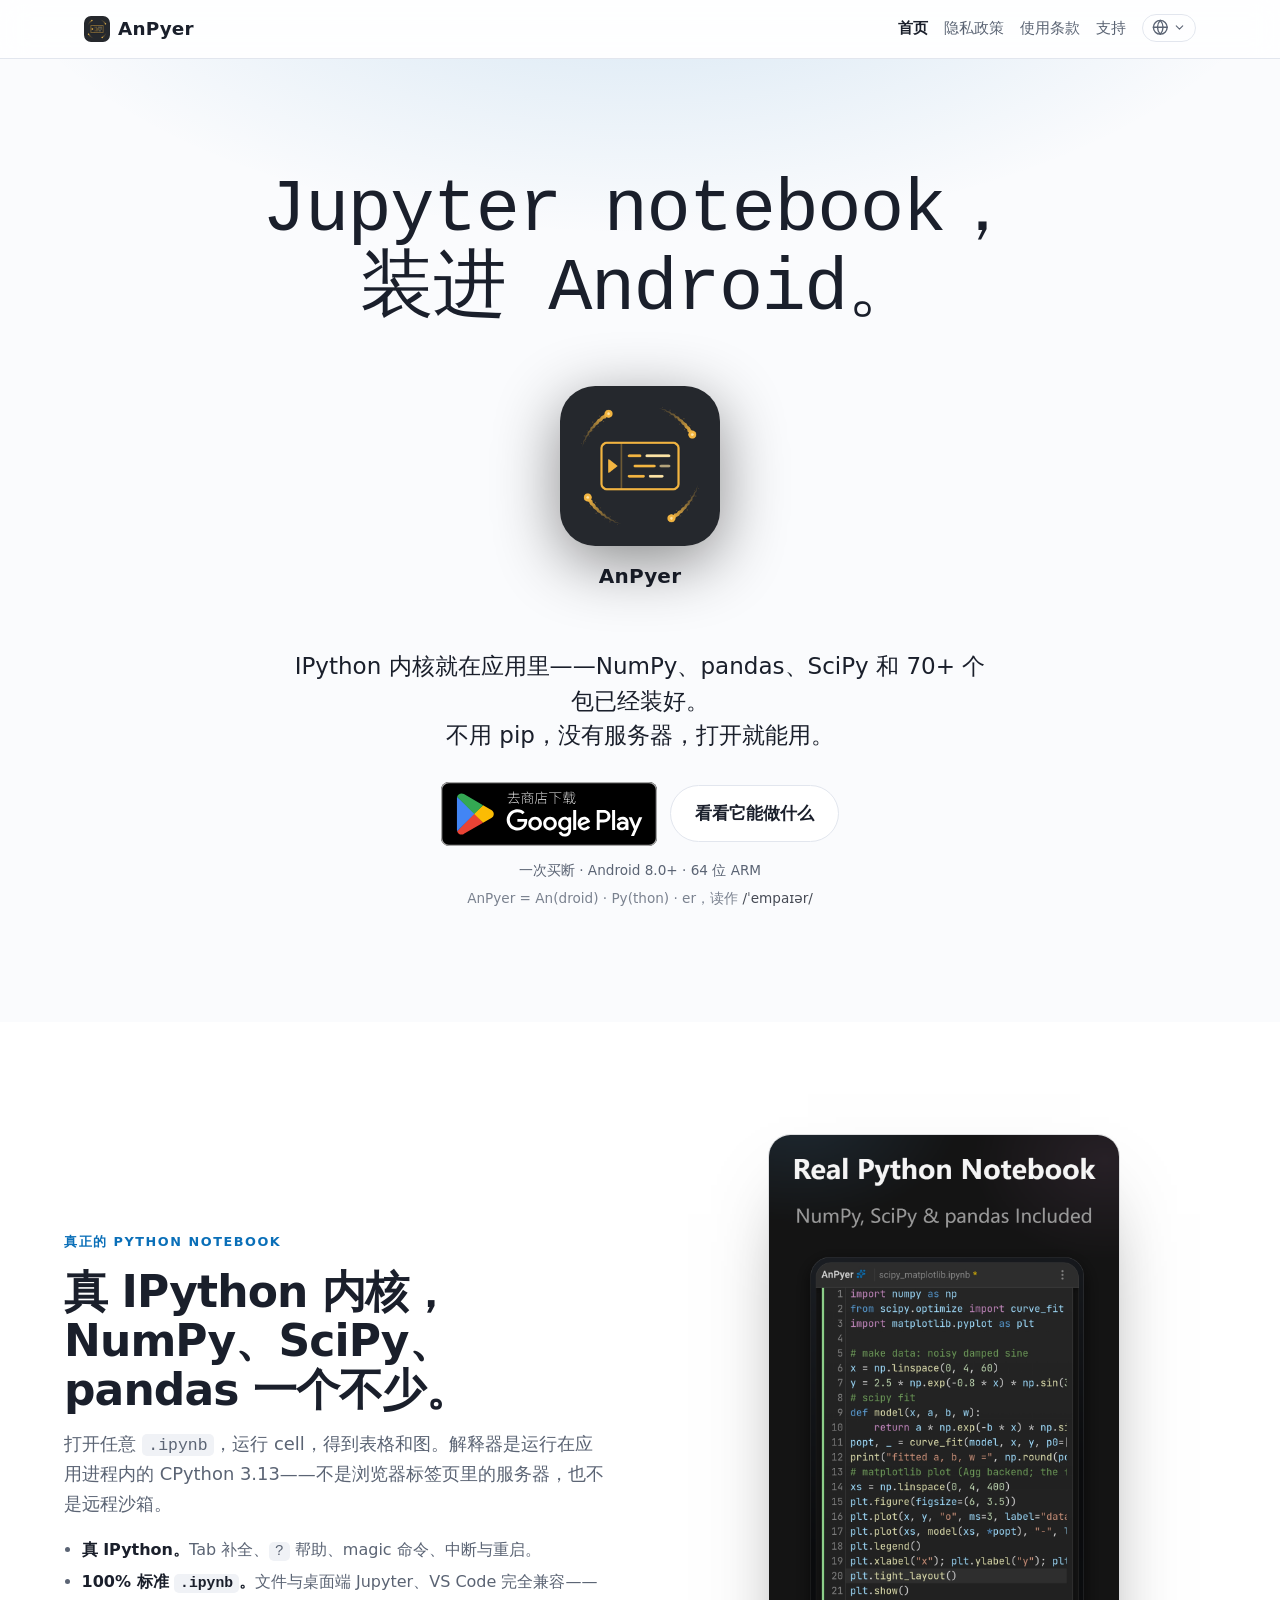
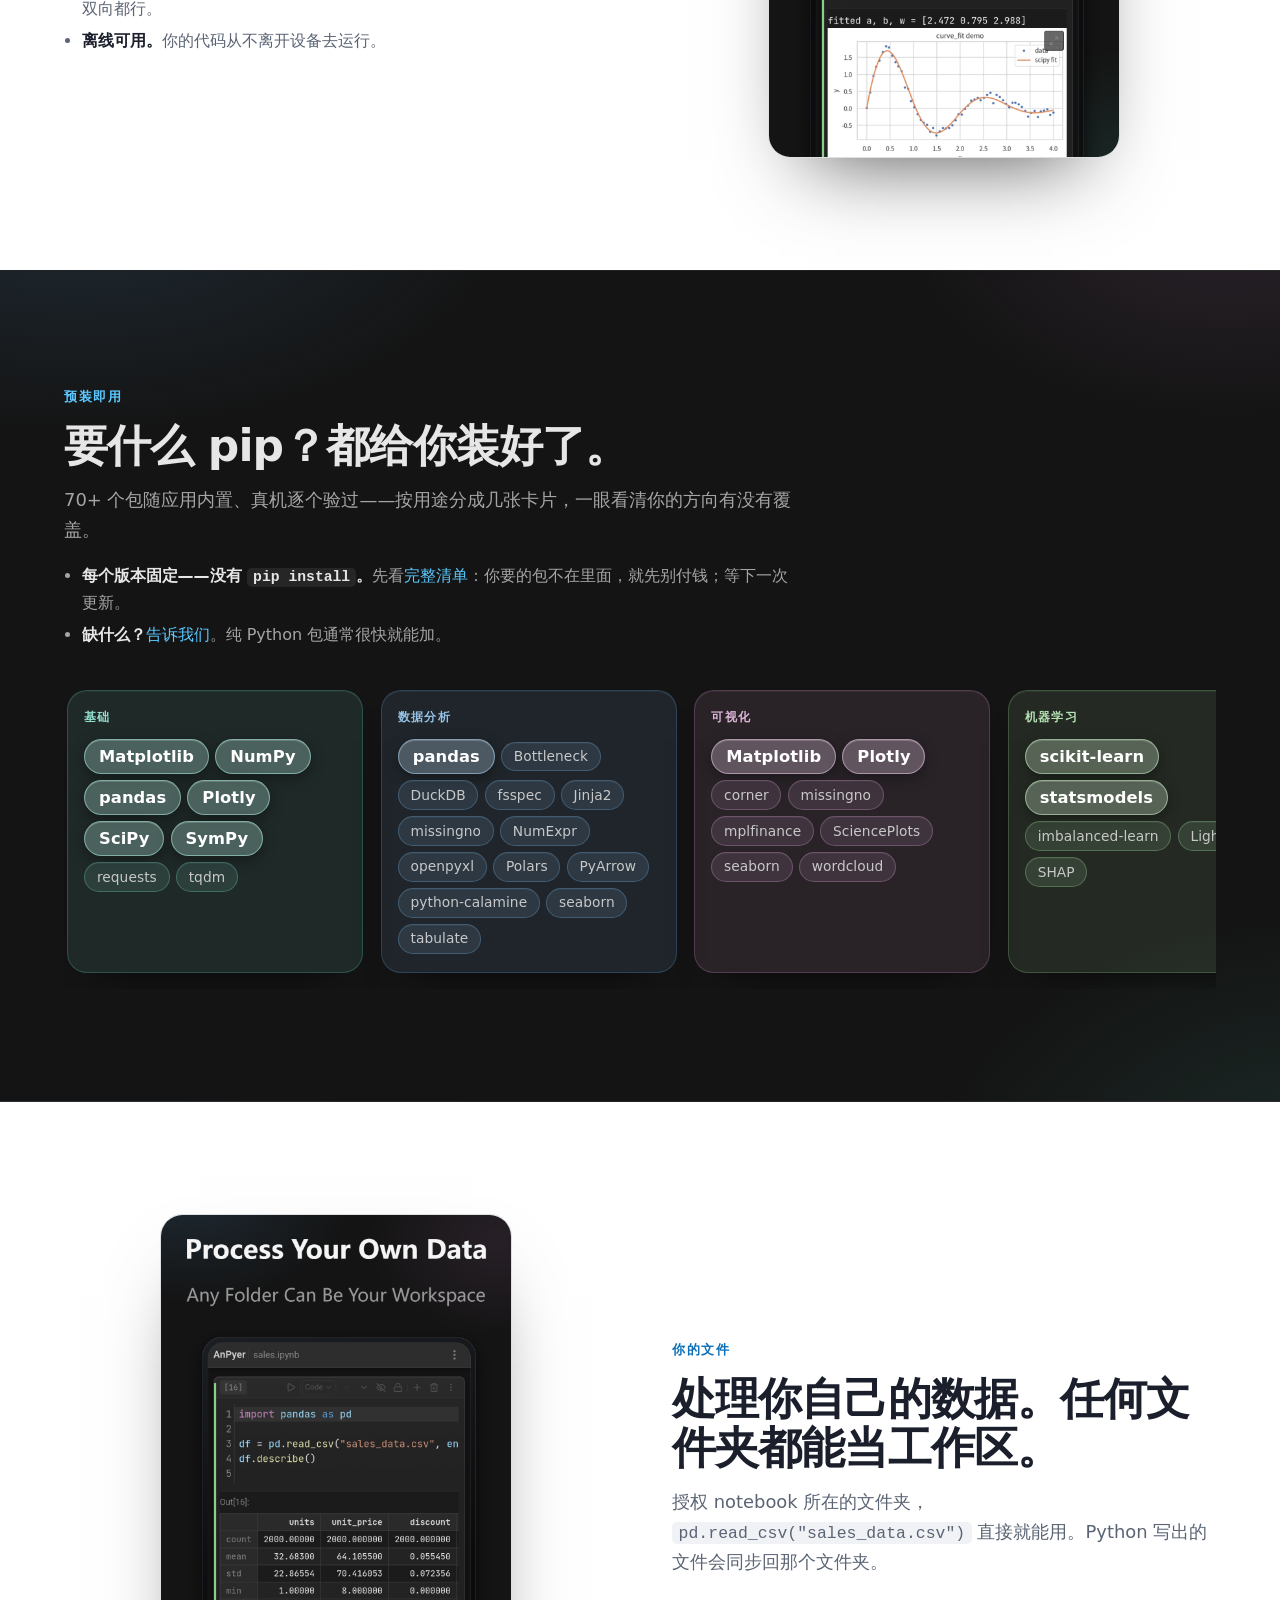
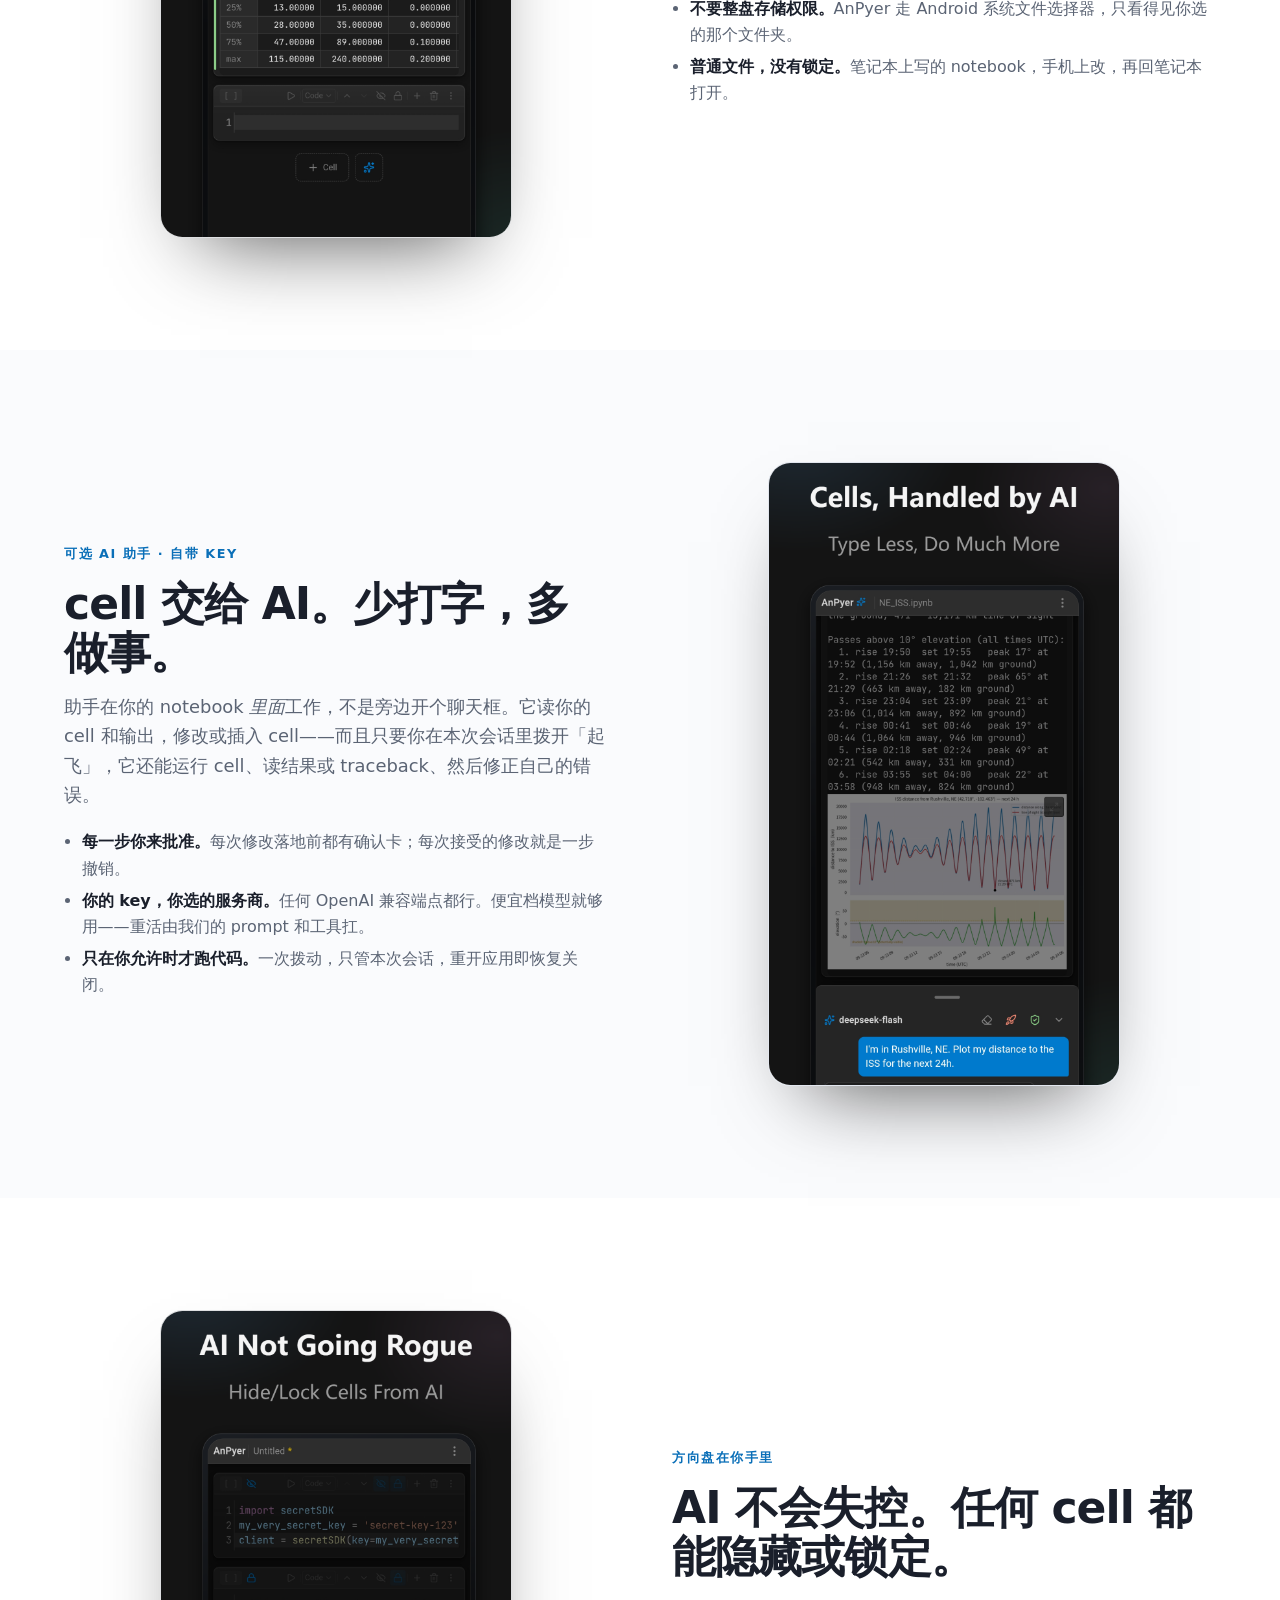
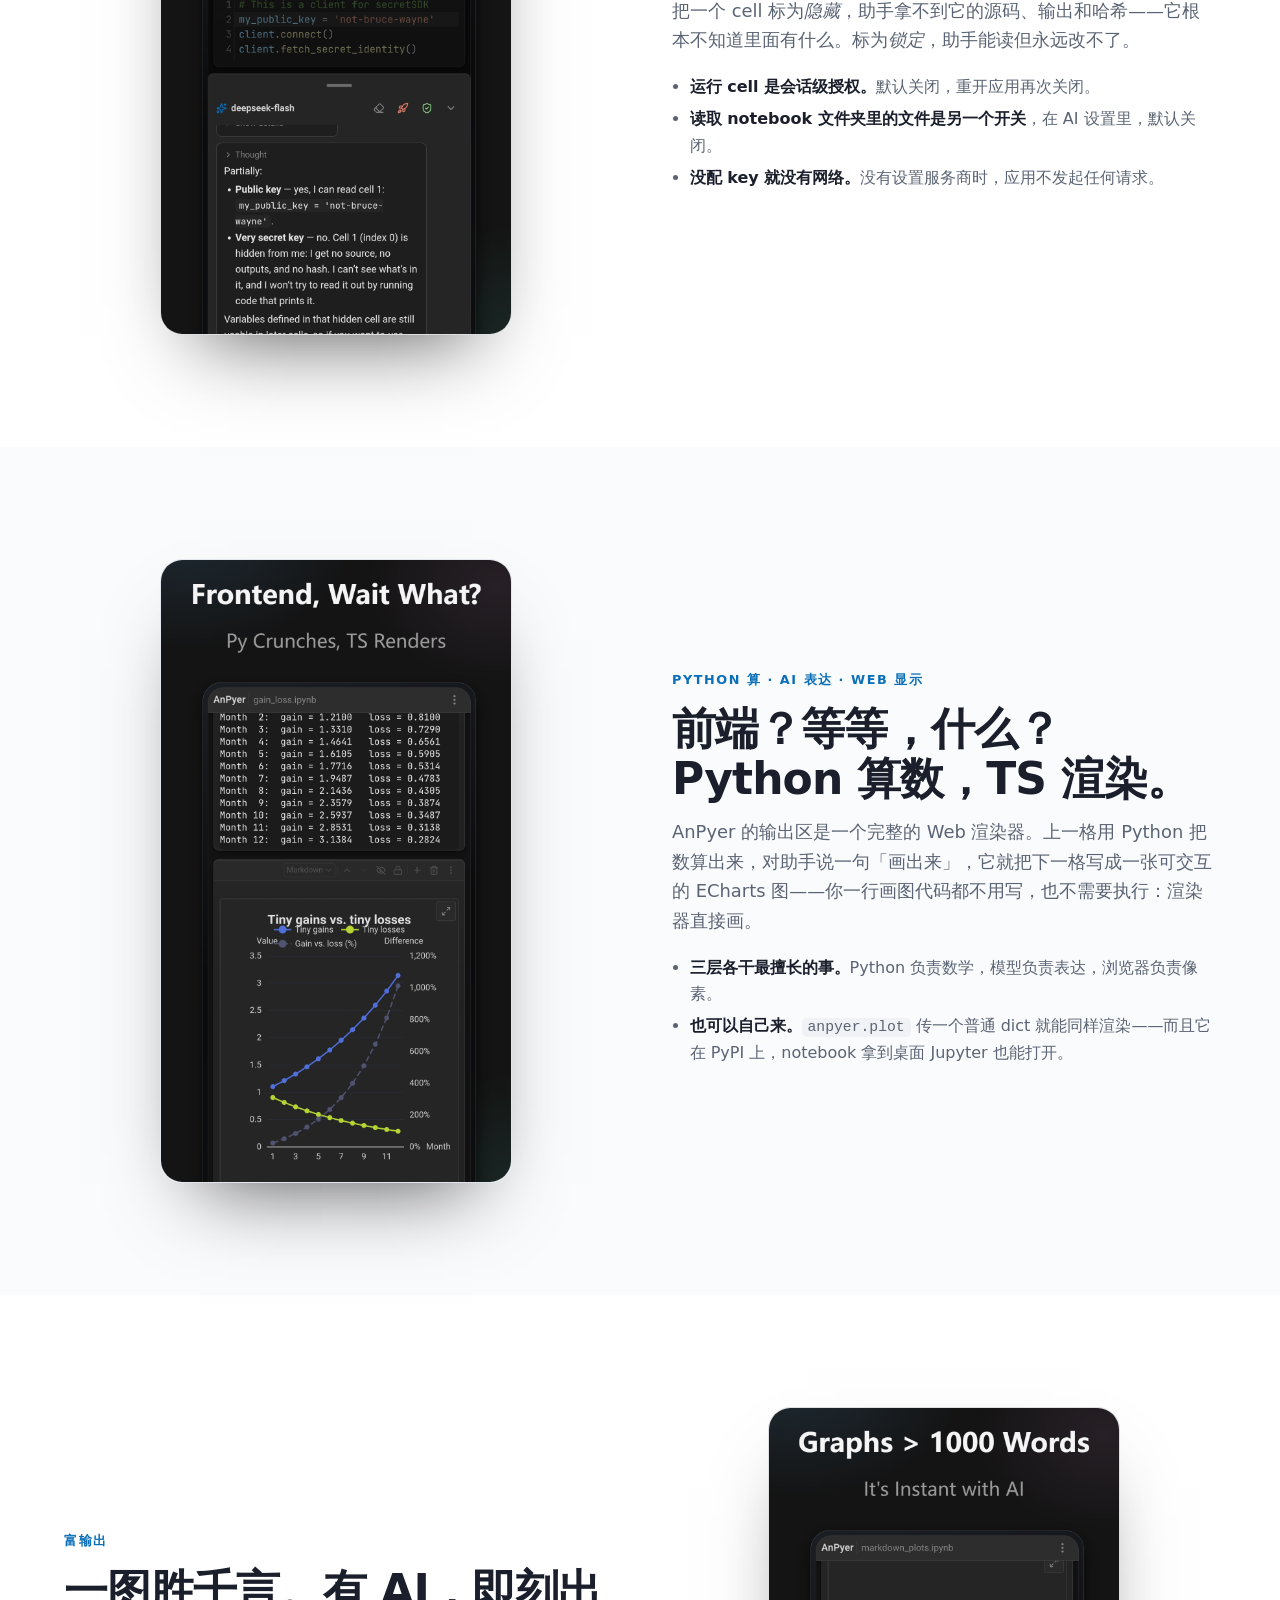
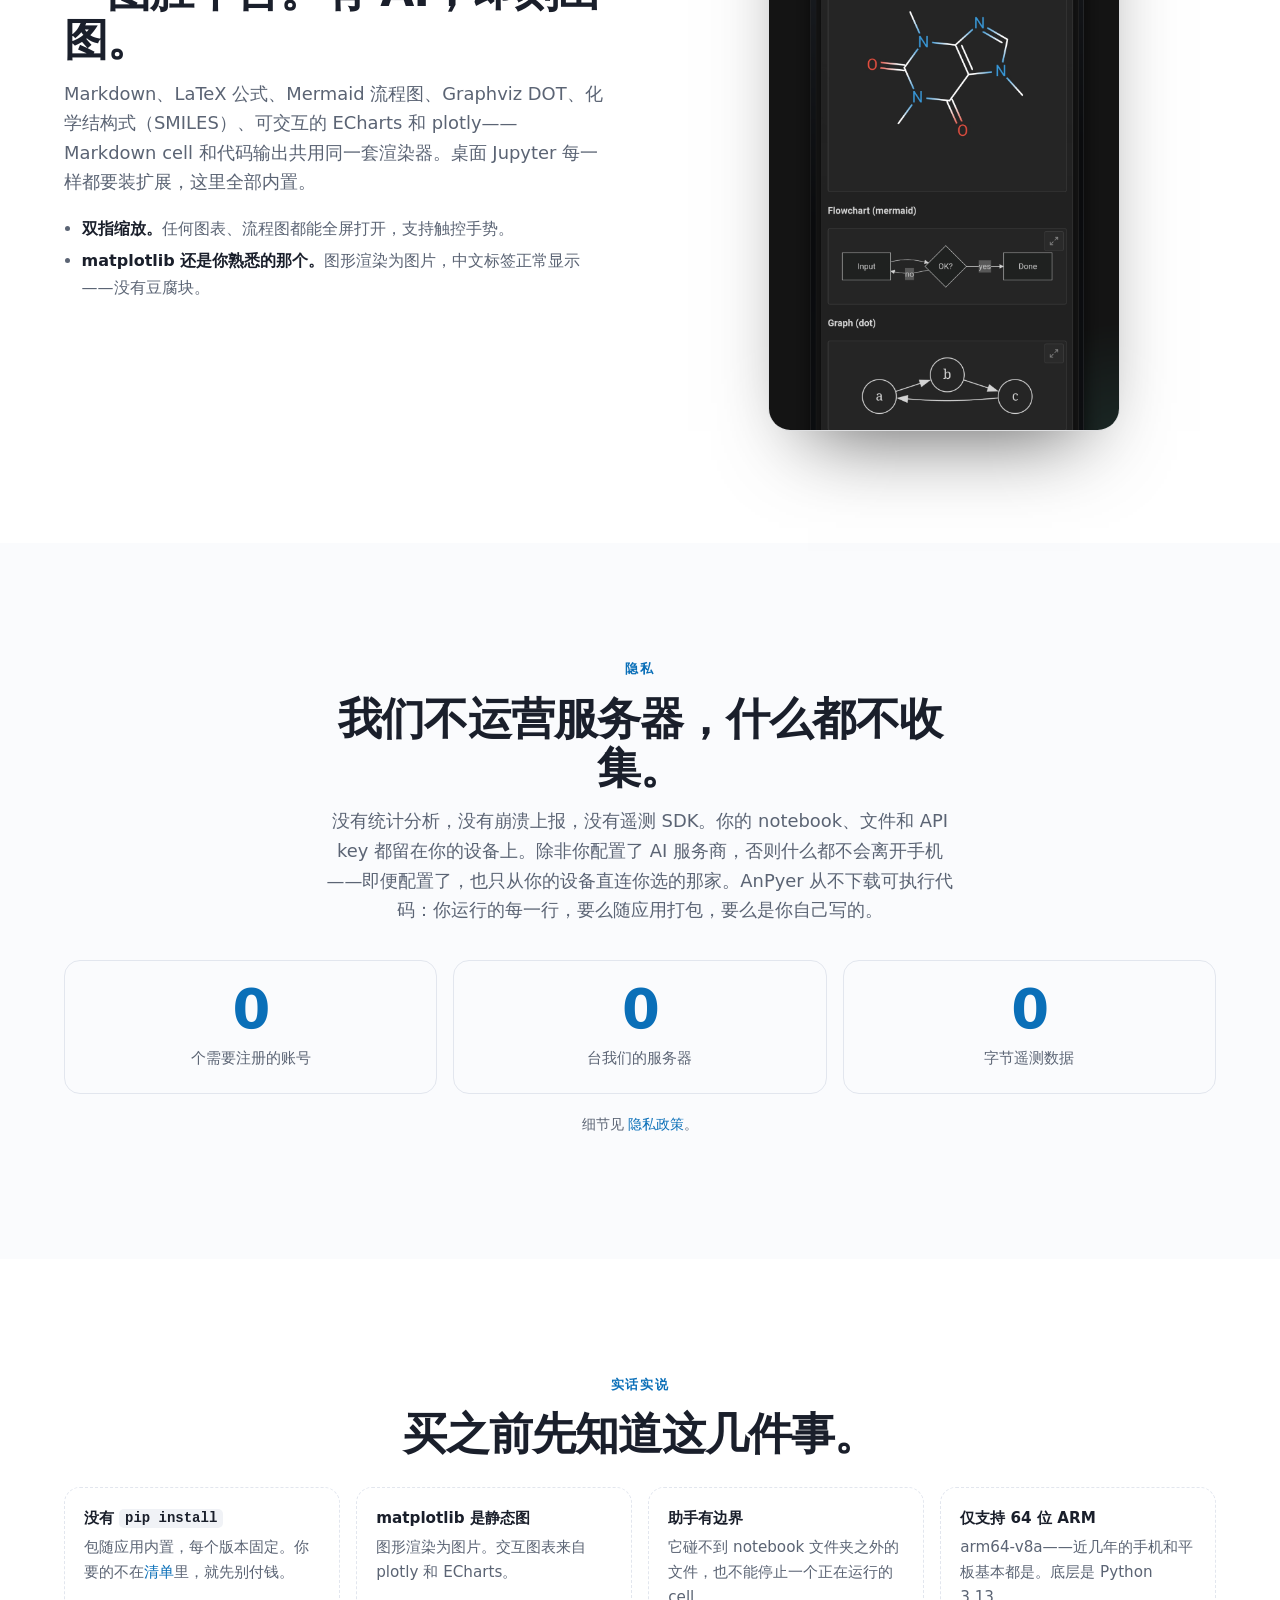
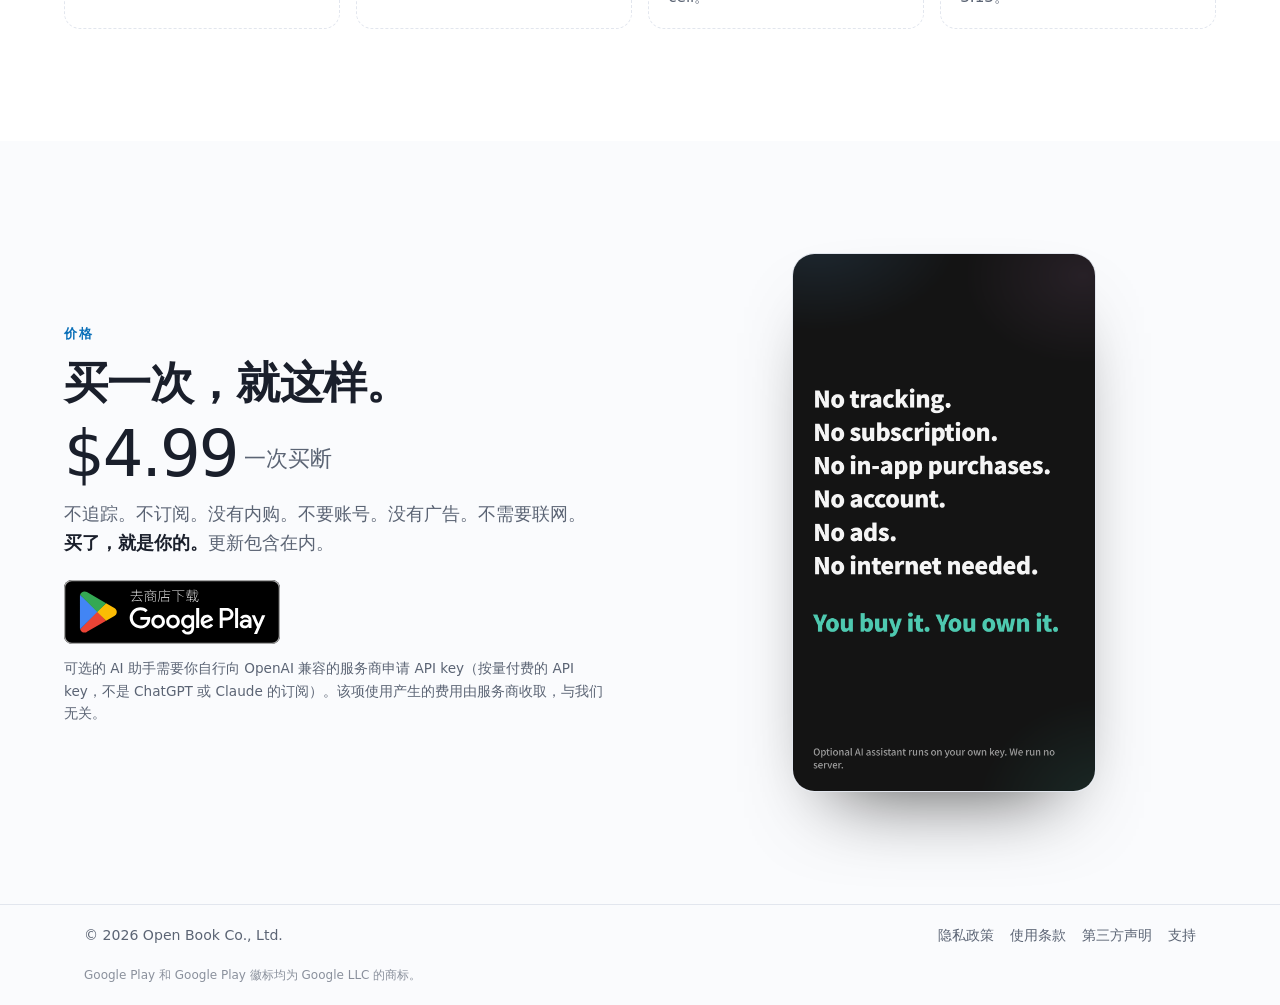
<file: zh/index.html>
<!DOCTYPE html>
<html lang="zh-CN">
<head>
<meta charset="utf-8">
<meta name="viewport" content="width=device-width, initial-scale=1">
<title>AnPyer — 安卓上的 Jupyter notebook</title>
<meta name="description" content="AnPyer 让 Jupyter notebook 原生运行在你的 Android 设备上：应用内置 IPython 内核，预装 NumPy、pandas、SciPy、scikit-learn、matplotlib 等 70+ 个包。不用 pip，没有服务器，无需账号。">
<link rel="stylesheet" href="/assets/site.css?v=2">
<link rel="icon" href="/favicon.ico" sizes="any">
<link rel="icon" href="/assets/brand/favicon-32.png" type="image/png" sizes="32x32">
<link rel="apple-touch-icon" href="/assets/brand/apple-touch-icon.png">
<meta property="og:title" content="AnPyer — 安卓上的 Jupyter notebook">
<meta property="og:description" content="应用内置 IPython 内核，预装 NumPy、pandas、SciPy 等 70+ 个包。不用 pip，没有服务器，无需账号。">
<meta property="og:image" content="https://anpyer.com/assets/brand/og-image.png">
<link rel="stylesheet" href="/assets/landing.css?v=8">
<link rel="alternate" hreflang="en" href="/">
<link rel="alternate" hreflang="zh" href="/zh/">
</head>
<body class="landing">

<header class="site-header">
  <div class="inner">
    <a class="brand" href="/zh/"><img class="logo" src="/assets/brand/brand-64.png" alt="" width="26" height="26">AnPyer</a>
    <nav class="nav" aria-label="站点导航">
      <a class="nav-link" href="/zh/" aria-current="page">首页</a>
      <a class="nav-link" href="/zh/privacy/">隐私政策</a>
      <a class="nav-link" href="/zh/terms/">使用条款</a>
      <a class="nav-link" href="/zh/support/">支持</a>
      <details class="lang-menu">
        <summary aria-label="语言" title="语言"><svg class="icon" width="18" height="18" aria-hidden="true"><use href="/assets/icons.svg?v=2#icon-globe"/></svg><svg class="icon chev" width="14" height="14" aria-hidden="true"><use href="/assets/icons.svg?v=2#icon-chevron"/></svg></summary>
        <ul class="menu">
          <li><a href="/" hreflang="en" lang="en"><span class="flag" aria-hidden="true">🇬🇧</span>English<svg class="icon tick" width="16" height="16" aria-hidden="true"><use href="/assets/icons.svg?v=2#icon-check"/></svg></a></li>
          <li><a href="/zh/" hreflang="zh" aria-current="true"><span class="flag" aria-hidden="true">🇨🇳</span>简体中文<svg class="icon tick" width="16" height="16" aria-hidden="true"><use href="/assets/icons.svg?v=2#icon-check"/></svg></a></li>
        </ul>
      </details>
    </nav>
  </div>
</header>

<main>

  <!-- ============ HERO：标题 → 图标 → 一句话 → 商店按钮 ============ -->
  <section class="block hero-block">
    <div class="inner hero-center">
      <h1>Jupyter notebook，<br>装进 Android。</h1>

      <a class="hero-app" href="https://play.google.com/store/apps/details?id=com.openbook.anpyer">
        <img class="hero-icon" src="/assets/brand/icon-512.png" alt="AnPyer 应用图标" width="160" height="160">
        <span class="hero-app-name">AnPyer</span>
      </a>

      <p class="lead">IPython 内核就在应用里——NumPy、pandas、SciPy 和 <!-- BEGIN:pkgcount -->70+<!-- END:pkgcount --> 个包已经装好。<br>不用 pip，没有服务器，打开就能用。</p>

      <div class="cta">
        <a class="store-badge" href="https://play.google.com/store/apps/details?id=com.openbook.anpyer">
          <img src="/assets/brand/google-play-badge-zh-cn.svg" alt="下载应用，请到 Google Play" height="64">
        </a>
        <a class="btn large" href="#notebook">看看它能做什么</a>
      </div>
      <p class="fineprint">一次买断 · Android 8.0+ · 64 位 ARM</p>
      <p class="pronounce">AnPyer = An(droid) · Py(thon) · er，读作 <em>/ˈempaɪər/</em></p>
    </div>
  </section>

  <!-- ============ 1. 真正的 Python notebook ============ -->
  <section class="block alt" id="notebook">
    <div class="inner split">
      <div class="copy reveal">
        <p class="eyebrow">真正的 Python notebook</p>
        <h2>真 IPython 内核，NumPy、SciPy、pandas 一个不少。</h2>
        <p class="lead">打开任意 <code>.ipynb</code>，运行 cell，得到表格和图。解释器是运行在应用进程内的 CPython 3.13——不是浏览器标签页里的服务器，也不是远程沙箱。</p>
        <ul>
          <li><strong>真 IPython。</strong>Tab 补全、<code>?</code> 帮助、magic 命令、中断与重启。</li>
          <li><strong>100% 标准 <code>.ipynb</code>。</strong>文件与桌面端 Jupyter、VS Code 完全兼容——双向都行。</li>
          <li><strong>离线可用。</strong>你的代码从不离开设备去运行。</li>
        </ul>
      </div>
      <div class="visual reveal">
        <img class="shot" src="/assets/demo/01-notebook.png" alt="AnPyer 运行 notebook：scipy curve_fit 代码、拟合参数和 matplotlib 图，同屏显示" width="1080" height="1920" loading="lazy">
      </div>
    </div>
  </section>

  <!-- ============ 2. 预装包 ============ -->
  <section class="block pkg-section" id="packages">
    <div class="inner">
      <div class="packages-head reveal">
        <p class="eyebrow">预装即用</p>
        <h2>要什么 pip？都给你装好了。</h2>
        <p class="lead"><!-- BEGIN:pkgcount -->70+<!-- END:pkgcount --> 个包随应用内置、真机逐个验过——按用途分成几张卡片，一眼看清你的方向有没有覆盖。</p>
        <ul>
          <li><strong>每个版本固定——没有 <code>pip install</code>。</strong>先看<a href="/notices/">完整清单</a>：你要的包不在里面，就先别付钱；等下一次更新。</li>
          <li><strong>缺什么？</strong><a href="/zh/support/">告诉我们</a>。纯 Python 包通常很快就能加。</li>
        </ul>
      </div>
      <div class="pkg-wall reveal" tabindex="0" role="region" aria-label="预装包——左右滑动查看更多卡片">
        <!-- BEGIN:packages (generated by AnPyer/scripts/sync-site-packages.py — do not edit) -->
        <article class="pkg-card" style="--cat: #4ec9b0">
          <h3 class="pkg-card-title">基础</h3>
          <ul class="pkg-pills">
            <li class="pill featured">Matplotlib</li>
            <li class="pill featured">NumPy</li>
            <li class="pill featured">pandas</li>
            <li class="pill featured">Plotly</li>
            <li class="pill featured">SciPy</li>
            <li class="pill featured">SymPy</li>
            <li class="pill">requests</li>
            <li class="pill">tqdm</li>
          </ul>
        </article>
        <article class="pkg-card" style="--cat: #569cd6">
          <h3 class="pkg-card-title">数据分析</h3>
          <ul class="pkg-pills">
            <li class="pill featured">pandas</li>
            <li class="pill">Bottleneck</li>
            <li class="pill">DuckDB</li>
            <li class="pill">fsspec</li>
            <li class="pill">Jinja2</li>
            <li class="pill">missingno</li>
            <li class="pill">NumExpr</li>
            <li class="pill">openpyxl</li>
            <li class="pill">Polars</li>
            <li class="pill">PyArrow</li>
            <li class="pill">python-calamine</li>
            <li class="pill">seaborn</li>
            <li class="pill">tabulate</li>
          </ul>
        </article>
        <article class="pkg-card" style="--cat: #c586c0">
          <h3 class="pkg-card-title">可视化</h3>
          <ul class="pkg-pills">
            <li class="pill featured">Matplotlib</li>
            <li class="pill featured">Plotly</li>
            <li class="pill">corner</li>
            <li class="pill">missingno</li>
            <li class="pill">mplfinance</li>
            <li class="pill">SciencePlots</li>
            <li class="pill">seaborn</li>
            <li class="pill">wordcloud</li>
          </ul>
        </article>
        <article class="pkg-card" style="--cat: #89d185">
          <h3 class="pkg-card-title">机器学习</h3>
          <ul class="pkg-pills">
            <li class="pill featured">scikit-learn</li>
            <li class="pill featured">statsmodels</li>
            <li class="pill">imbalanced-learn</li>
            <li class="pill">LightGBM</li>
            <li class="pill">SHAP</li>
          </ul>
        </article>
        <article class="pkg-card" style="--cat: #dcdcaa">
          <h3 class="pkg-card-title">统计与时间序列</h3>
          <ul class="pkg-pills">
            <li class="pill featured">statsmodels</li>
            <li class="pill">emcee</li>
            <li class="pill">filterpy</li>
            <li class="pill">lifelines</li>
            <li class="pill">PyWavelets</li>
            <li class="pill">scikit-posthocs</li>
            <li class="pill">uncertainties</li>
          </ul>
        </article>
        <article class="pkg-card" style="--cat: #d7ba7d">
          <h3 class="pkg-card-title">金融</h3>
          <ul class="pkg-pills">
            <li class="pill featured">statsmodels</li>
            <li class="pill">mplfinance</li>
            <li class="pill">ta</li>
            <li class="pill">tushare</li>
            <li class="pill">yfinance</li>
          </ul>
        </article>
        <article class="pkg-card" style="--cat: #4fc1ff">
          <h3 class="pkg-card-title">科学与工程</h3>
          <ul class="pkg-pills">
            <li class="pill featured">SciPy</li>
            <li class="pill featured">SymPy</li>
            <li class="pill">control</li>
            <li class="pill">filterpy</li>
            <li class="pill">NetworkX</li>
            <li class="pill">Pint</li>
            <li class="pill">PyWavelets</li>
            <li class="pill">uncertainties</li>
          </ul>
        </article>
        <article class="pkg-card" style="--cat: #9cdcfe">
          <h3 class="pkg-card-title">天文与地理</h3>
          <ul class="pkg-pills">
            <li class="pill featured">Astropy</li>
            <li class="pill">corner</li>
            <li class="pill">emcee</li>
            <li class="pill">geopy</li>
            <li class="pill">jplephem</li>
            <li class="pill">pymap3d</li>
            <li class="pill">pyshp</li>
            <li class="pill">sgp4</li>
            <li class="pill">Skyfield</li>
          </ul>
        </article>
        <article class="pkg-card" style="--cat: #ce9178">
          <h3 class="pkg-card-title">Web 与 API</h3>
          <ul class="pkg-pills">
            <li class="pill">cryptography</li>
            <li class="pill">FastAPI</li>
            <li class="pill">Jinja2</li>
            <li class="pill">Pydantic</li>
            <li class="pill">PyYAML</li>
            <li class="pill">requests</li>
            <li class="pill">Starlette</li>
            <li class="pill">Uvicorn</li>
          </ul>
        </article>
        <article class="pkg-card" style="--cat: #d16969">
          <h3 class="pkg-card-title">数据库与向量库</h3>
          <ul class="pkg-pills">
            <li class="pill">asyncpg</li>
            <li class="pill">Beanie</li>
            <li class="pill">DuckDB</li>
            <li class="pill">Elasticsearch</li>
            <li class="pill">Milvus</li>
            <li class="pill">pg8000</li>
            <li class="pill">psycopg</li>
            <li class="pill">Pydantic</li>
            <li class="pill">pymongo</li>
            <li class="pill">PyMySQL</li>
            <li class="pill">Qdrant</li>
            <li class="pill">redis</li>
            <li class="pill">SQLAlchemy</li>
          </ul>
        </article>
        <article class="pkg-card" style="--cat: #b5cea8">
          <h3 class="pkg-card-title">文件与办公</h3>
          <ul class="pkg-pills">
            <li class="pill">imageio</li>
            <li class="pill">openpyxl</li>
            <li class="pill">Pillow</li>
            <li class="pill">pypdf</li>
            <li class="pill">python-calamine</li>
            <li class="pill">python-docx</li>
            <li class="pill">tifffile</li>
            <li class="pill">xlrd</li>
            <li class="pill">XlsxWriter</li>
          </ul>
        </article>
        <article class="pkg-card" style="--cat: #c8c8c8">
          <h3 class="pkg-card-title">文本与网页采集</h3>
          <ul class="pkg-pills">
            <li class="pill">Beautiful Soup</li>
            <li class="pill">jieba</li>
            <li class="pill">lxml</li>
            <li class="pill">RapidFuzz</li>
            <li class="pill">regex</li>
            <li class="pill">requests</li>
            <li class="pill">wordcloud</li>
          </ul>
        </article>
        <!-- END:packages -->
      </div>
    </div>
  </section>

  <!-- ============ 3. 你的文件 ============ -->
  <section class="block alt">
    <div class="inner split reverse">
      <div class="copy reveal">
        <p class="eyebrow">你的文件</p>
        <h2>处理你自己的数据。任何文件夹都能当工作区。</h2>
        <p class="lead">授权 notebook 所在的文件夹，<code>pd.read_csv("sales_data.csv")</code> 直接就能用。Python 写出的文件会同步回那个文件夹。</p>
        <ul>
          <li><strong>不要整盘存储权限。</strong>AnPyer 走 Android 系统文件选择器，只看得见你选的那个文件夹。</li>
          <li><strong>普通文件，没有锁定。</strong>笔记本上写的 notebook，手机上改，再回笔记本打开。</li>
        </ul>
      </div>
      <div class="visual reveal">
        <img class="shot" src="/assets/demo/02-process-own-data.png" alt="notebook 用 pandas 读取同文件夹下的 sales_data.csv，并以表格显示 describe() 结果" width="1080" height="1920" loading="lazy">
      </div>
    </div>
  </section>

  <!-- ============ 4. AI 在 cell 里 ============ -->
  <section class="block">
    <div class="inner split">
      <div class="copy reveal">
        <p class="eyebrow">可选 AI 助手 · 自带 key</p>
        <h2>cell 交给 AI。少打字，多做事。</h2>
        <p class="lead">助手在你的 notebook <em>里面</em>工作，不是旁边开个聊天框。它读你的 cell 和输出，修改或插入 cell——而且只要你在本次会话里拨开「起飞」，它还能运行 cell、读结果或 traceback、然后修正自己的错误。</p>
        <ul>
          <li><strong>每一步你来批准。</strong>每次修改落地前都有确认卡；每次接受的修改就是一步撤销。</li>
          <li><strong>你的 key，你选的服务商。</strong>任何 OpenAI 兼容端点都行。便宜档模型就够用——重活由我们的 prompt 和工具扛。</li>
          <li><strong>只在你允许时才跑代码。</strong>一次拨动，只管本次会话，重开应用即恢复关闭。</li>
        </ul>
      </div>
      <div class="visual reveal">
        <img class="shot" src="/assets/demo/03-AI.png" alt="AI 面板里的提示词“画出未来 24 小时我到国际空间站的距离”，上方 notebook 显示它写好并运行出的图表" width="1080" height="1920" loading="lazy">
      </div>
    </div>
  </section>

  <!-- ============ 5. AI 不会失控 ============ -->
  <section class="block alt">
    <div class="inner split reverse">
      <div class="copy reveal">
        <p class="eyebrow">方向盘在你手里</p>
        <h2>AI 不会失控。任何 cell 都能隐藏或锁定。</h2>
        <p class="lead">把一个 cell 标为<em>隐藏</em>，助手拿不到它的源码、输出和哈希——它根本不知道里面有什么。标为<em>锁定</em>，助手能读但永远改不了。</p>
        <ul>
          <li><strong>运行 cell 是会话级授权。</strong>默认关闭，重开应用再次关闭。</li>
          <li><strong>读取 notebook 文件夹里的文件是另一个开关</strong>，在 AI 设置里，默认关闭。</li>
          <li><strong>没配 key 就没有网络。</strong>没有设置服务商时，应用不发起任何请求。</li>
        </ul>
      </div>
      <div class="visual reveal">
        <img class="shot" src="/assets/demo/04-no-rogue-AI.png" alt="notebook 里一个 cell 对 AI 隐藏、一个 cell 锁定；助手回复说隐藏的 cell 不给它源码、输出和哈希" width="1080" height="1920" loading="lazy">
      </div>
    </div>
  </section>

  <!-- ============ 6. Python 算，Web 显示 ============ -->
  <section class="block">
    <div class="inner split reverse">
      <div class="copy reveal">
        <p class="eyebrow">Python 算 · AI 表达 · Web 显示</p>
        <h2>前端？等等，什么？Python 算数，TS 渲染。</h2>
        <p class="lead">AnPyer 的输出区是一个完整的 Web 渲染器。上一格用 Python 把数算出来，对助手说一句「画出来」，它就把下一格写成一张可交互的 ECharts 图——你一行画图代码都不用写，也不需要执行：渲染器直接画。</p>
        <ul>
          <li><strong>三层各干最擅长的事。</strong>Python 负责数学，模型负责表达，浏览器负责像素。</li>
          <li><strong>也可以自己来。</strong><code>anpyer.plot</code> 传一个普通 dict 就能同样渲染——而且它在 PyPI 上，notebook 拿到桌面 Jupyter 也能打开。</li>
        </ul>
      </div>
      <div class="visual reveal">
        <img class="shot" src="/assets/demo/07-py-frontend.png" alt="上一格打印十二行数字；下一格由 AI 写出，渲染成可交互的 ECharts 折线图" width="1080" height="1920" loading="lazy">
      </div>
    </div>
  </section>

  <!-- ============ 7. 富输出 ============ -->
  <section class="block alt">
    <div class="inner split">
      <div class="copy reveal">
        <p class="eyebrow">富输出</p>
        <h2>一图胜千言。有 AI，即刻出图。</h2>
        <p class="lead">Markdown、LaTeX 公式、Mermaid 流程图、Graphviz DOT、化学结构式（SMILES）、可交互的 ECharts 和 plotly——Markdown cell 和代码输出共用同一套渲染器。桌面 Jupyter 每一样都要装扩展，这里全部内置。</p>
        <ul>
          <li><strong>双指缩放。</strong>任何图表、流程图都能全屏打开，支持触控手势。</li>
          <li><strong>matplotlib 还是你熟悉的那个。</strong>图形渲染为图片，中文标签正常显示——没有豆腐块。</li>
        </ul>
      </div>
      <div class="visual reveal">
        <img class="shot" src="/assets/demo/08-frontend-graphs.png" alt="一个 Markdown cell 同屏渲染出 SMILES 咖啡因分子、Mermaid 流程图和 Graphviz DOT 图" width="1080" height="1920" loading="lazy">
      </div>
    </div>
  </section>

  <!-- ============ 8. 隐私 ============ -->
  <section class="block">
    <div class="inner">
      <div class="centered reveal">
        <p class="eyebrow">隐私</p>
        <h2>我们不运营服务器，什么都不收集。</h2>
        <p class="lead">没有统计分析，没有崩溃上报，没有遥测 SDK。你的 notebook、文件和 API key 都留在你的设备上。除非你配置了 AI 服务商，否则什么都不会离开手机——即便配置了，也只从你的设备直连你选的那家。AnPyer 从不下载可执行代码：你运行的每一行，要么随应用打包，要么是你自己写的。</p>
      </div>
      <ul class="stats reveal">
        <li><b>0</b><span>个需要注册的账号</span></li>
        <li><b>0</b><span>台我们的服务器</span></li>
        <li><b>0</b><span>字节遥测数据</span></li>
      </ul>
      <p class="chips-note reveal">细节见 <a href="/zh/privacy/">隐私政策</a>。</p>
    </div>
  </section>

  <!-- ============ 9. 实话实说 ============ -->
  <section class="block alt">
    <div class="inner">
      <div class="centered reveal">
        <p class="eyebrow">实话实说</p>
        <h2>买之前先知道这几件事。</h2>
      </div>
      <ul class="limits reveal">
        <li><strong>没有 <code>pip install</code></strong>包随应用内置，每个版本固定。你要的不在<a href="/notices/">清单</a>里，就先别付钱。</li>
        <li><strong>matplotlib 是静态图</strong>图形渲染为图片。交互图表来自 plotly 和 ECharts。</li>
        <li><strong>助手有边界</strong>它碰不到 notebook 文件夹之外的文件，也不能停止一个正在运行的 cell。</li>
        <li><strong>仅支持 64 位 ARM</strong>arm64-v8a——近几年的手机和平板基本都是。底层是 Python 3.13。</li>
      </ul>
    </div>
  </section>

  <!-- ============ 10. 价格 / CTA ============ -->
  <section class="block pricing-block">
    <div class="inner split">
      <div class="copy reveal">
        <p class="eyebrow">价格</p>
        <h2>买一次，就这样。</h2>
        <p class="price">$4.99<small>一次买断</small></p>
        <p class="lead">不追踪。不订阅。没有内购。不要账号。没有广告。不需要联网。<br><strong>买了，就是你的。</strong>更新包含在内。</p>
        <div class="cta">
          <a class="store-badge" href="https://play.google.com/store/apps/details?id=com.openbook.anpyer">
            <img src="/assets/brand/google-play-badge-zh-cn.svg" alt="下载应用，请到 Google Play" height="64">
          </a>
        </div>
        <p class="fineprint">可选的 AI 助手需要你自行向 OpenAI 兼容的服务商申请 API key（按量付费的 API key，不是 ChatGPT 或 Claude 的订阅）。该项使用产生的费用由服务商收取，与我们无关。</p>
      </div>
      <div class="visual reveal">
        <img class="shot" src="/assets/demo/05-reinforcement.png" alt="No tracking. No subscription. No in-app purchases. No account. No ads. No internet needed. You buy it. You own it." width="1080" height="1920" loading="lazy">
      </div>
    </div>
  </section>

</main>

<footer class="site-footer">
  <div class="inner">
    <span>© 2026 <span class="legal-name">Open Book Co., Ltd.</span></span>
    <div class="links">
      <a href="/zh/privacy/">隐私政策</a>
      <a href="/zh/terms/">使用条款</a>
      <a href="/notices/">第三方声明</a>
      <a href="/zh/support/">支持</a>
    </div>
    <p class="trademark">Google Play 和 Google Play 徽标均为 Google LLC 的商标。</p>
  </div>
</footer>

<script src="/assets/site.js?v=3" defer></script>

</body>
</html>
</file>
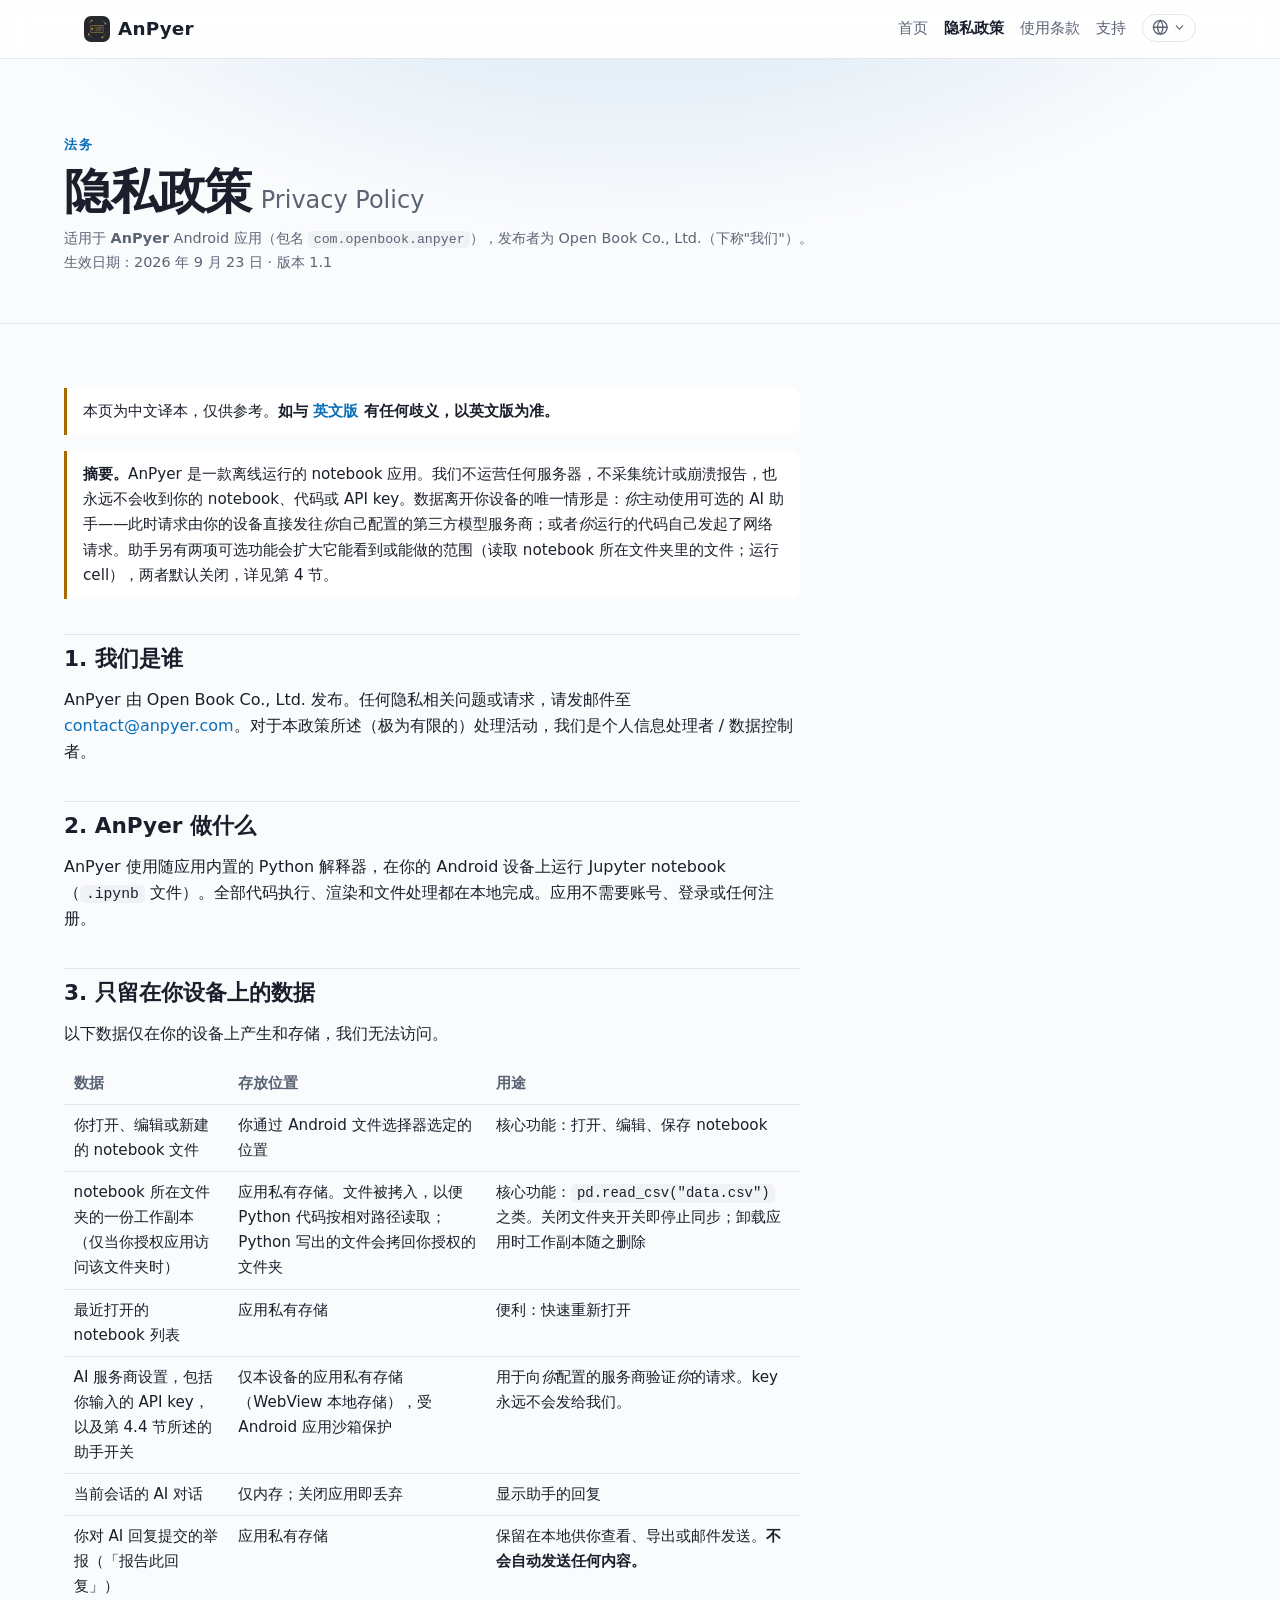
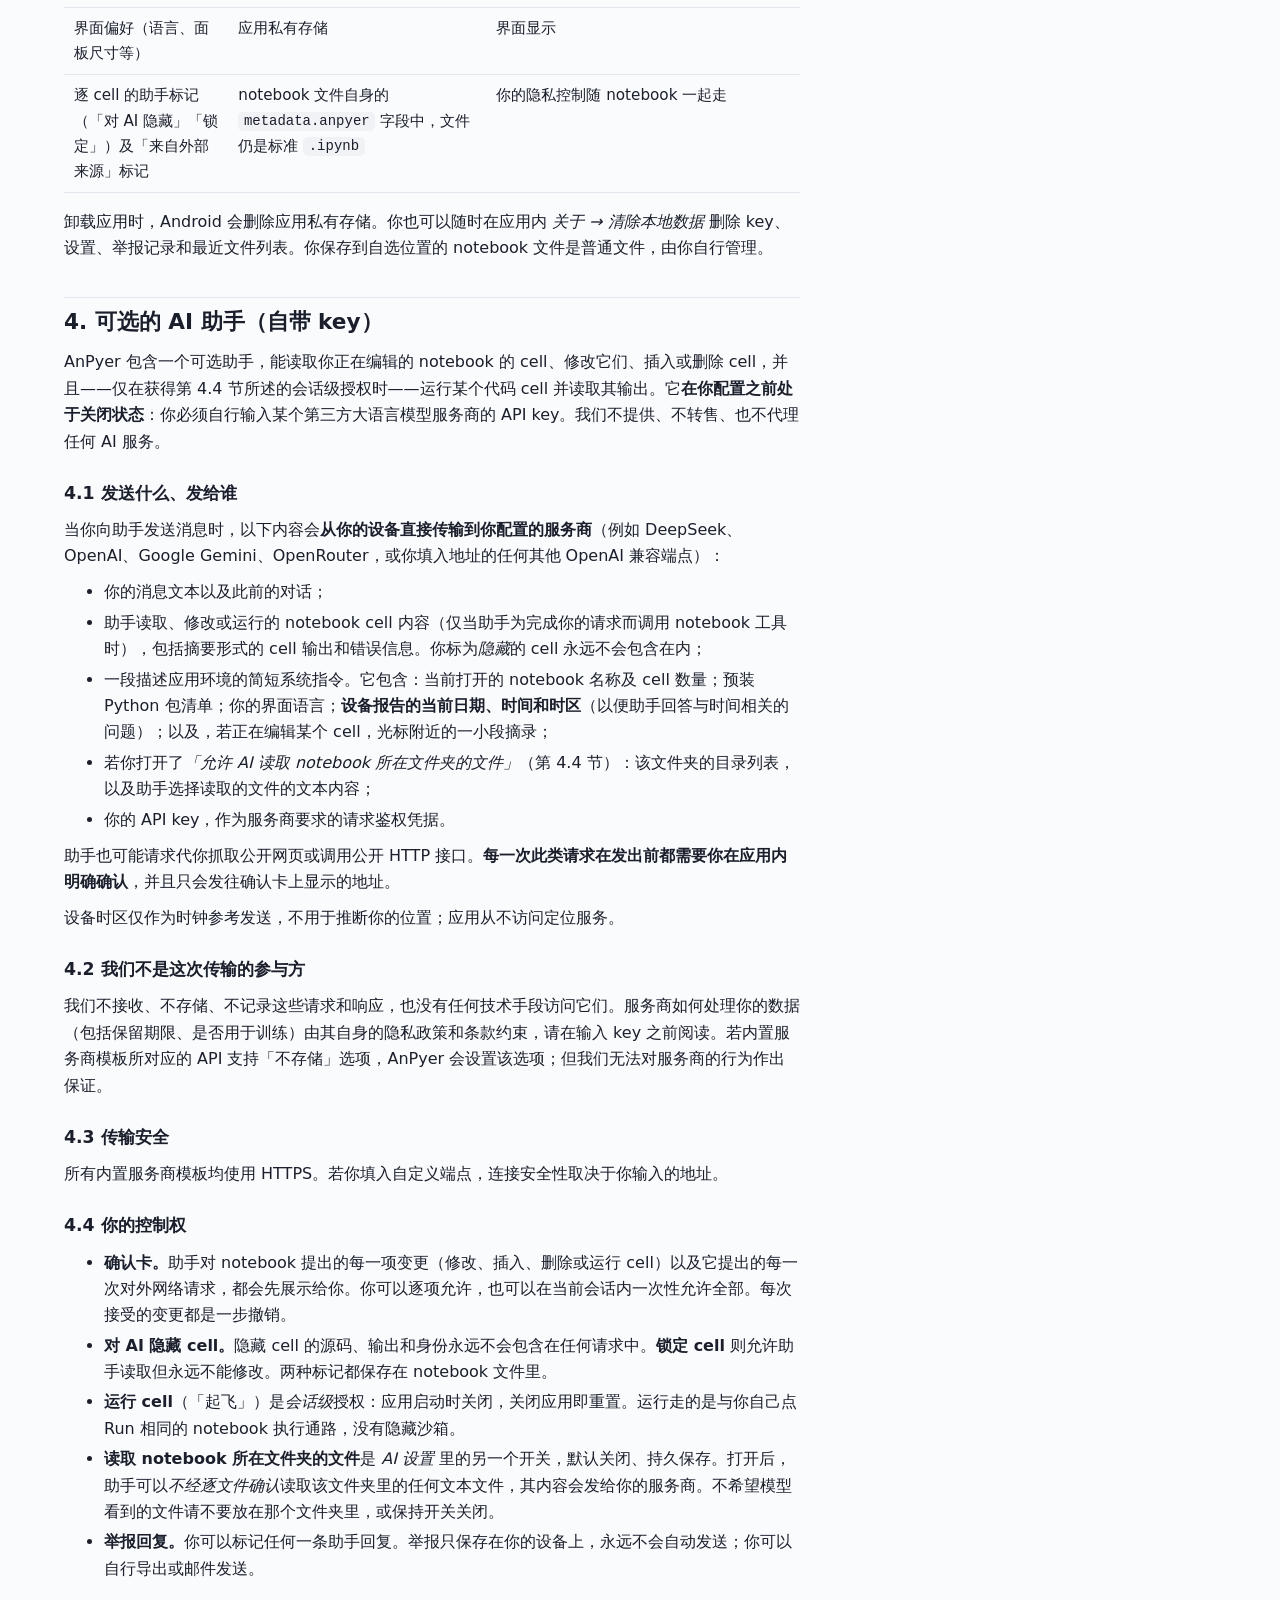
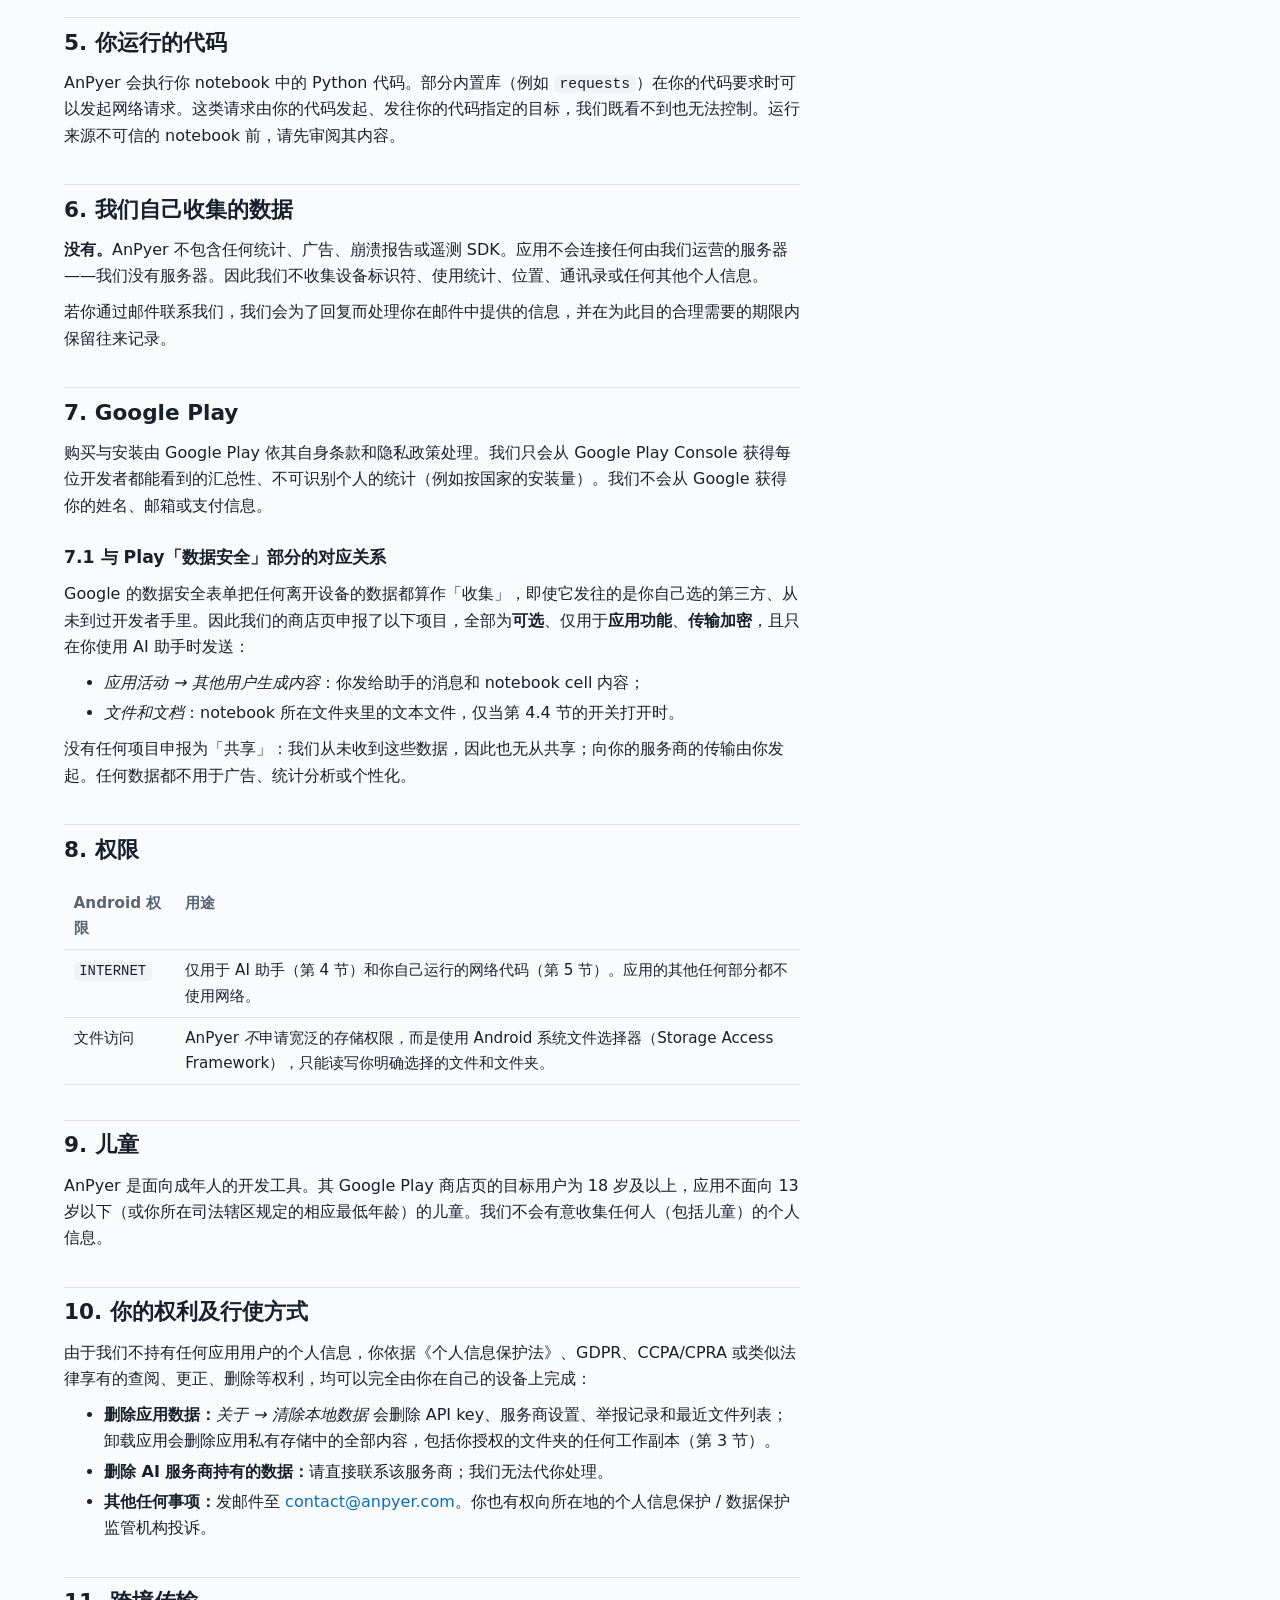
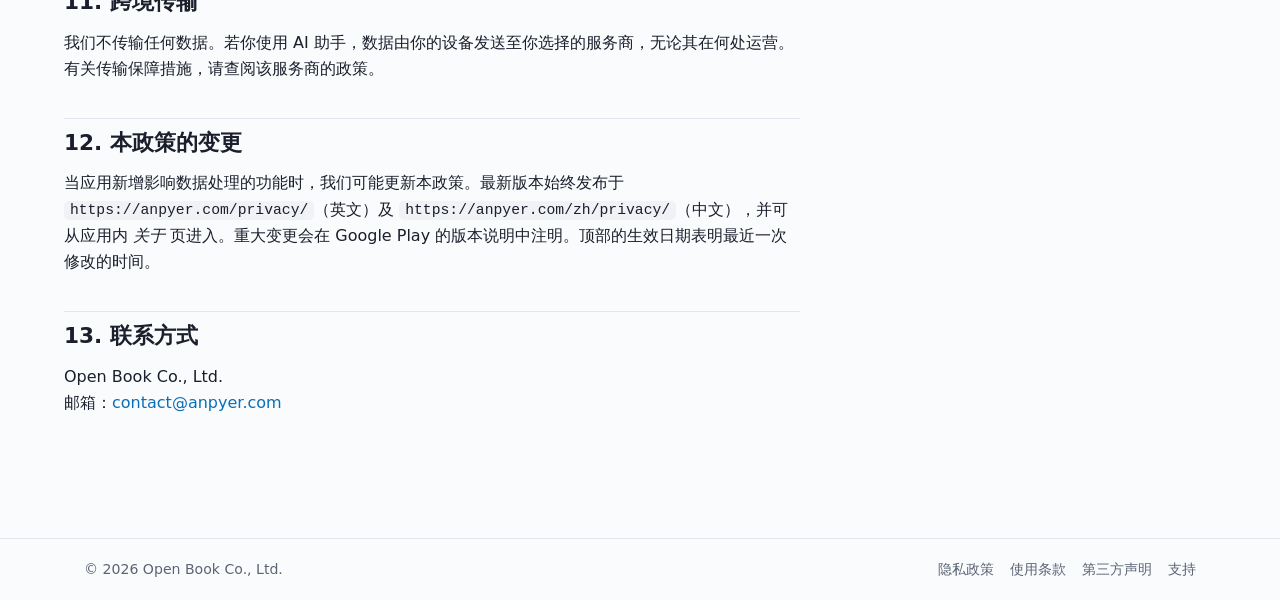
<file: zh/privacy/index.html>
<!DOCTYPE html>
<html lang="zh-CN">
<head>
<meta charset="utf-8">
<meta name="viewport" content="width=device-width, initial-scale=1">
<title>隐私政策 — AnPyer</title>
<meta name="description" content="AnPyer Android 应用的隐私政策：哪些数据只留在你的设备上，哪些会发给你自己配置的第三方 AI 服务商，以及如何删除。">
<link rel="stylesheet" href="/assets/site.css?v=2">
<link rel="icon" href="/favicon.ico" sizes="any">
<link rel="icon" href="/assets/brand/favicon-32.png" type="image/png" sizes="32x32">
<link rel="apple-touch-icon" href="/assets/brand/apple-touch-icon.png">
<meta property="og:image" content="https://anpyer.com/assets/brand/og-image.png">
<link rel="alternate" hreflang="en" href="/privacy/">
<link rel="alternate" hreflang="zh" href="/zh/privacy/">
</head>
<body>

<header class="site-header">
  <div class="inner">
    <a class="brand" href="/zh/"><img class="logo" src="/assets/brand/brand-64.png" alt="" width="26" height="26">AnPyer</a>
    <nav class="nav" aria-label="站点导航">
      <a class="nav-link" href="/zh/">首页</a>
      <a class="nav-link" href="/zh/privacy/" aria-current="page">隐私政策</a>
      <a class="nav-link" href="/zh/terms/">使用条款</a>
      <a class="nav-link" href="/zh/support/">支持</a>
      <details class="lang-menu">
        <summary aria-label="语言" title="语言"><svg class="icon" width="18" height="18" aria-hidden="true"><use href="/assets/icons.svg?v=2#icon-globe"/></svg><svg class="icon chev" width="14" height="14" aria-hidden="true"><use href="/assets/icons.svg?v=2#icon-chevron"/></svg></summary>
        <ul class="menu">
          <li><a href="/privacy/" hreflang="en" lang="en"><span class="flag" aria-hidden="true">🇬🇧</span>English<svg class="icon tick" width="16" height="16" aria-hidden="true"><use href="/assets/icons.svg?v=2#icon-check"/></svg></a></li>
          <li><a href="/zh/privacy/" hreflang="zh" aria-current="true"><span class="flag" aria-hidden="true">🇨🇳</span>简体中文<svg class="icon tick" width="16" height="16" aria-hidden="true"><use href="/assets/icons.svg?v=2#icon-check"/></svg></a></li>
        </ul>
      </details>
    </nav>
  </div>
</header>

<main>
  <section class="block page-hero">
    <div class="inner">
      <p class="eyebrow">法务</p>
      <h1>隐私政策<span class="sub">Privacy Policy</span></h1>
      <p class="meta">适用于 <strong>AnPyer</strong> Android 应用（包名 <code>com.openbook.anpyer</code>），发布者为 <span class="legal-name">Open Book Co., Ltd.</span>（下称"我们"）。<br>生效日期：2026 年 9 月 23 日 · 版本 1.1</p>
    </div>
  </section>

  <section class="block doc-block">
    <div class="inner">
    <article class="doc">

  <div class="notice">
    本页为中文译本，仅供参考。<strong>如与 <a href="/privacy/">英文版</a> 有任何歧义，以英文版为准。</strong>
  </div>

  <div class="notice">
    <strong>摘要。</strong>AnPyer 是一款离线运行的 notebook 应用。我们不运营任何服务器，不采集统计或崩溃报告，也永远不会收到你的 notebook、代码或 API key。数据离开你设备的唯一情形是：<em>你</em>主动使用可选的 AI 助手——此时请求由你的设备直接发往<em>你</em>自己配置的第三方模型服务商；或者<em>你</em>运行的代码自己发起了网络请求。助手另有两项可选功能会扩大它能看到或能做的范围（读取 notebook 所在文件夹里的文件；运行 cell），两者默认关闭，详见第 4 节。
  </div>

  <h2>1. 我们是谁</h2>
  <p>AnPyer 由 <span class="legal-name">Open Book Co., Ltd.</span> 发布。任何隐私相关问题或请求，请发邮件至 <a href="mailto:contact@anpyer.com">contact@anpyer.com</a>。对于本政策所述（极为有限的）处理活动，我们是个人信息处理者 / 数据控制者。</p>

  <h2>2. AnPyer 做什么</h2>
  <p>AnPyer 使用随应用内置的 Python 解释器，在你的 Android 设备上运行 Jupyter notebook（<code>.ipynb</code> 文件）。全部代码执行、渲染和文件处理都在本地完成。应用不需要账号、登录或任何注册。</p>

  <h2>3. 只留在你设备上的数据</h2>
  <p>以下数据仅在你的设备上产生和存储，我们无法访问。</p>
  <table>
    <thead><tr><th>数据</th><th>存放位置</th><th>用途</th></tr></thead>
    <tbody>
      <tr><td>你打开、编辑或新建的 notebook 文件</td><td>你通过 Android 文件选择器选定的位置</td><td>核心功能：打开、编辑、保存 notebook</td></tr>
      <tr><td>notebook 所在文件夹的一份工作副本（仅当你授权应用访问该文件夹时）</td><td>应用私有存储。文件被拷入，以便 Python 代码按相对路径读取；Python 写出的文件会拷回你授权的文件夹</td><td>核心功能：<code>pd.read_csv("data.csv")</code> 之类。关闭文件夹开关即停止同步；卸载应用时工作副本随之删除</td></tr>
      <tr><td>最近打开的 notebook 列表</td><td>应用私有存储</td><td>便利：快速重新打开</td></tr>
      <tr><td>AI 服务商设置，包括你输入的 API key，以及第 4.4 节所述的助手开关</td><td>仅本设备的应用私有存储（WebView 本地存储），受 Android 应用沙箱保护</td><td>用于向<em>你</em>配置的服务商验证<em>你</em>的请求。key 永远不会发给我们。</td></tr>
      <tr><td>当前会话的 AI 对话</td><td>仅内存；关闭应用即丢弃</td><td>显示助手的回复</td></tr>
      <tr><td>你对 AI 回复提交的举报（「报告此回复」）</td><td>应用私有存储</td><td>保留在本地供你查看、导出或邮件发送。<strong>不会自动发送任何内容。</strong></td></tr>
      <tr><td>界面偏好（语言、面板尺寸等）</td><td>应用私有存储</td><td>界面显示</td></tr>
      <tr><td>逐 cell 的助手标记（「对 AI 隐藏」「锁定」）及「来自外部来源」标记</td><td>notebook 文件自身的 <code>metadata.anpyer</code> 字段中，文件仍是标准 <code>.ipynb</code></td><td>你的隐私控制随 notebook 一起走</td></tr>
    </tbody>
  </table>
  <p>卸载应用时，Android 会删除应用私有存储。你也可以随时在应用内 <em>关于 → 清除本地数据</em> 删除 key、设置、举报记录和最近文件列表。你保存到自选位置的 notebook 文件是普通文件，由你自行管理。</p>

  <h2>4. 可选的 AI 助手（自带 key）</h2>
  <p>AnPyer 包含一个可选助手，能读取你正在编辑的 notebook 的 cell、修改它们、插入或删除 cell，并且——仅在获得第 4.4 节所述的会话级授权时——运行某个代码 cell 并读取其输出。它<strong>在你配置之前处于关闭状态</strong>：你必须自行输入某个第三方大语言模型服务商的 API key。我们不提供、不转售、也不代理任何 AI 服务。</p>

  <h3>4.1 发送什么、发给谁</h3>
  <p>当你向助手发送消息时，以下内容会<strong>从你的设备直接传输到你配置的服务商</strong>（例如 DeepSeek、OpenAI、Google Gemini、OpenRouter，或你填入地址的任何其他 OpenAI 兼容端点）：</p>
  <ul>
    <li>你的消息文本以及此前的对话；</li>
    <li>助手读取、修改或运行的 notebook cell 内容（仅当助手为完成你的请求而调用 notebook 工具时），包括摘要形式的 cell 输出和错误信息。你标为<em>隐藏</em>的 cell 永远不会包含在内；</li>
    <li>一段描述应用环境的简短系统指令。它包含：当前打开的 notebook 名称及 cell 数量；预装 Python 包清单；你的界面语言；<strong>设备报告的当前日期、时间和时区</strong>（以便助手回答与时间相关的问题）；以及，若正在编辑某个 cell，光标附近的一小段摘录；</li>
    <li>若你打开了<em>「允许 AI 读取 notebook 所在文件夹的文件」</em>（第 4.4 节）：该文件夹的目录列表，以及助手选择读取的文件的文本内容；</li>
    <li>你的 API key，作为服务商要求的请求鉴权凭据。</li>
  </ul>
  <p>助手也可能请求代你抓取公开网页或调用公开 HTTP 接口。<strong>每一次此类请求在发出前都需要你在应用内明确确认</strong>，并且只会发往确认卡上显示的地址。</p>
  <p>设备时区仅作为时钟参考发送，不用于推断你的位置；应用从不访问定位服务。</p>

  <h3>4.2 我们不是这次传输的参与方</h3>
  <p>我们不接收、不存储、不记录这些请求和响应，也没有任何技术手段访问它们。服务商如何处理你的数据（包括保留期限、是否用于训练）由其自身的隐私政策和条款约束，请在输入 key 之前阅读。若内置服务商模板所对应的 API 支持「不存储」选项，AnPyer 会设置该选项；但我们无法对服务商的行为作出保证。</p>

  <h3>4.3 传输安全</h3>
  <p>所有内置服务商模板均使用 HTTPS。若你填入自定义端点，连接安全性取决于你输入的地址。</p>

  <h3>4.4 你的控制权</h3>
  <ul>
    <li><strong>确认卡。</strong>助手对 notebook 提出的每一项变更（修改、插入、删除或运行 cell）以及它提出的每一次对外网络请求，都会先展示给你。你可以逐项允许，也可以在当前会话内一次性允许全部。每次接受的变更都是一步撤销。</li>
    <li><strong>对 AI 隐藏 cell。</strong>隐藏 cell 的源码、输出和身份永远不会包含在任何请求中。<strong>锁定 cell</strong> 则允许助手读取但永远不能修改。两种标记都保存在 notebook 文件里。</li>
    <li><strong>运行 cell</strong>（「起飞」）是<em>会话级</em>授权：应用启动时关闭，关闭应用即重置。运行走的是与你自己点 Run 相同的 notebook 执行通路，没有隐藏沙箱。</li>
    <li><strong>读取 notebook 所在文件夹的文件</strong>是 <em>AI 设置</em> 里的另一个开关，默认关闭、持久保存。打开后，助手可以<em>不经逐文件确认</em>读取该文件夹里的任何文本文件，其内容会发给你的服务商。不希望模型看到的文件请不要放在那个文件夹里，或保持开关关闭。</li>
    <li><strong>举报回复。</strong>你可以标记任何一条助手回复。举报只保存在你的设备上，永远不会自动发送；你可以自行导出或邮件发送。</li>
  </ul>

  <h2>5. 你运行的代码</h2>
  <p>AnPyer 会执行你 notebook 中的 Python 代码。部分内置库（例如 <code>requests</code>）在你的代码要求时可以发起网络请求。这类请求由你的代码发起、发往你的代码指定的目标，我们既看不到也无法控制。运行来源不可信的 notebook 前，请先审阅其内容。</p>

  <h2>6. 我们自己收集的数据</h2>
  <p><strong>没有。</strong>AnPyer 不包含任何统计、广告、崩溃报告或遥测 SDK。应用不会连接任何由我们运营的服务器——我们没有服务器。因此我们不收集设备标识符、使用统计、位置、通讯录或任何其他个人信息。</p>
  <p>若你通过邮件联系我们，我们会为了回复而处理你在邮件中提供的信息，并在为此目的合理需要的期限内保留往来记录。</p>

  <h2>7. Google Play</h2>
  <p>购买与安装由 Google Play 依其自身条款和隐私政策处理。我们只会从 Google Play Console 获得每位开发者都能看到的汇总性、不可识别个人的统计（例如按国家的安装量）。我们不会从 Google 获得你的姓名、邮箱或支付信息。</p>

  <h3>7.1 与 Play「数据安全」部分的对应关系</h3>
  <p>Google 的数据安全表单把任何离开设备的数据都算作「收集」，即使它发往的是你自己选的第三方、从未到过开发者手里。因此我们的商店页申报了以下项目，全部为<strong>可选</strong>、仅用于<strong>应用功能</strong>、<strong>传输加密</strong>，且只在你使用 AI 助手时发送：</p>
  <ul>
    <li><em>应用活动 → 其他用户生成内容</em>：你发给助手的消息和 notebook cell 内容；</li>
    <li><em>文件和文档</em>：notebook 所在文件夹里的文本文件，仅当第 4.4 节的开关打开时。</li>
  </ul>
  <p>没有任何项目申报为「共享」：我们从未收到这些数据，因此也无从共享；向你的服务商的传输由你发起。任何数据都不用于广告、统计分析或个性化。</p>

  <h2>8. 权限</h2>
  <table>
    <thead><tr><th>Android 权限</th><th>用途</th></tr></thead>
    <tbody>
      <tr><td><code>INTERNET</code></td><td>仅用于 AI 助手（第 4 节）和你自己运行的网络代码（第 5 节）。应用的其他任何部分都不使用网络。</td></tr>
      <tr><td>文件访问</td><td>AnPyer <em>不</em>申请宽泛的存储权限，而是使用 Android 系统文件选择器（Storage Access Framework），只能读写你明确选择的文件和文件夹。</td></tr>
    </tbody>
  </table>

  <h2>9. 儿童</h2>
  <p>AnPyer 是面向成年人的开发工具。其 Google Play 商店页的目标用户为 18 岁及以上，应用不面向 13 岁以下（或你所在司法辖区规定的相应最低年龄）的儿童。我们不会有意收集任何人（包括儿童）的个人信息。</p>

  <h2>10. 你的权利及行使方式</h2>
  <p>由于我们不持有任何应用用户的个人信息，你依据《个人信息保护法》、GDPR、CCPA/CPRA 或类似法律享有的查阅、更正、删除等权利，均可以完全由你在自己的设备上完成：</p>
  <ul>
    <li><strong>删除应用数据：</strong><em>关于 → 清除本地数据</em> 会删除 API key、服务商设置、举报记录和最近文件列表；卸载应用会删除应用私有存储中的全部内容，包括你授权的文件夹的任何工作副本（第 3 节）。</li>
    <li><strong>删除 AI 服务商持有的数据：</strong>请直接联系该服务商；我们无法代你处理。</li>
    <li><strong>其他任何事项：</strong>发邮件至 <a href="mailto:contact@anpyer.com">contact@anpyer.com</a>。你也有权向所在地的个人信息保护 / 数据保护监管机构投诉。</li>
  </ul>

  <h2>11. 跨境传输</h2>
  <p>我们不传输任何数据。若你使用 AI 助手，数据由你的设备发送至你选择的服务商，无论其在何处运营。有关传输保障措施，请查阅该服务商的政策。</p>

  <h2>12. 本政策的变更</h2>
  <p>当应用新增影响数据处理的功能时，我们可能更新本政策。最新版本始终发布于 <code>https://anpyer.com/privacy/</code>（英文）及 <code>https://anpyer.com/zh/privacy/</code>（中文），并可从应用内 <em>关于</em> 页进入。重大变更会在 Google Play 的版本说明中注明。顶部的生效日期表明最近一次修改的时间。</p>

  <h2>13. 联系方式</h2>
  <p><span class="legal-name">Open Book Co., Ltd.</span><br>邮箱：<a href="mailto:contact@anpyer.com">contact@anpyer.com</a></p>
    </article>
    </div>
  </section>
</main>

<footer class="site-footer">
  <div class="inner">
    <span>© 2026 <span class="legal-name">Open Book Co., Ltd.</span></span>
    <div class="links">
      <a href="/zh/privacy/">隐私政策</a>
      <a href="/zh/terms/">使用条款</a>
      <a href="/notices/">第三方声明</a>
      <a href="/zh/support/">支持</a>
    </div>
  </div>
</footer>

<script src="/assets/site.js?v=3" defer></script>

</body>
</html>
</file>
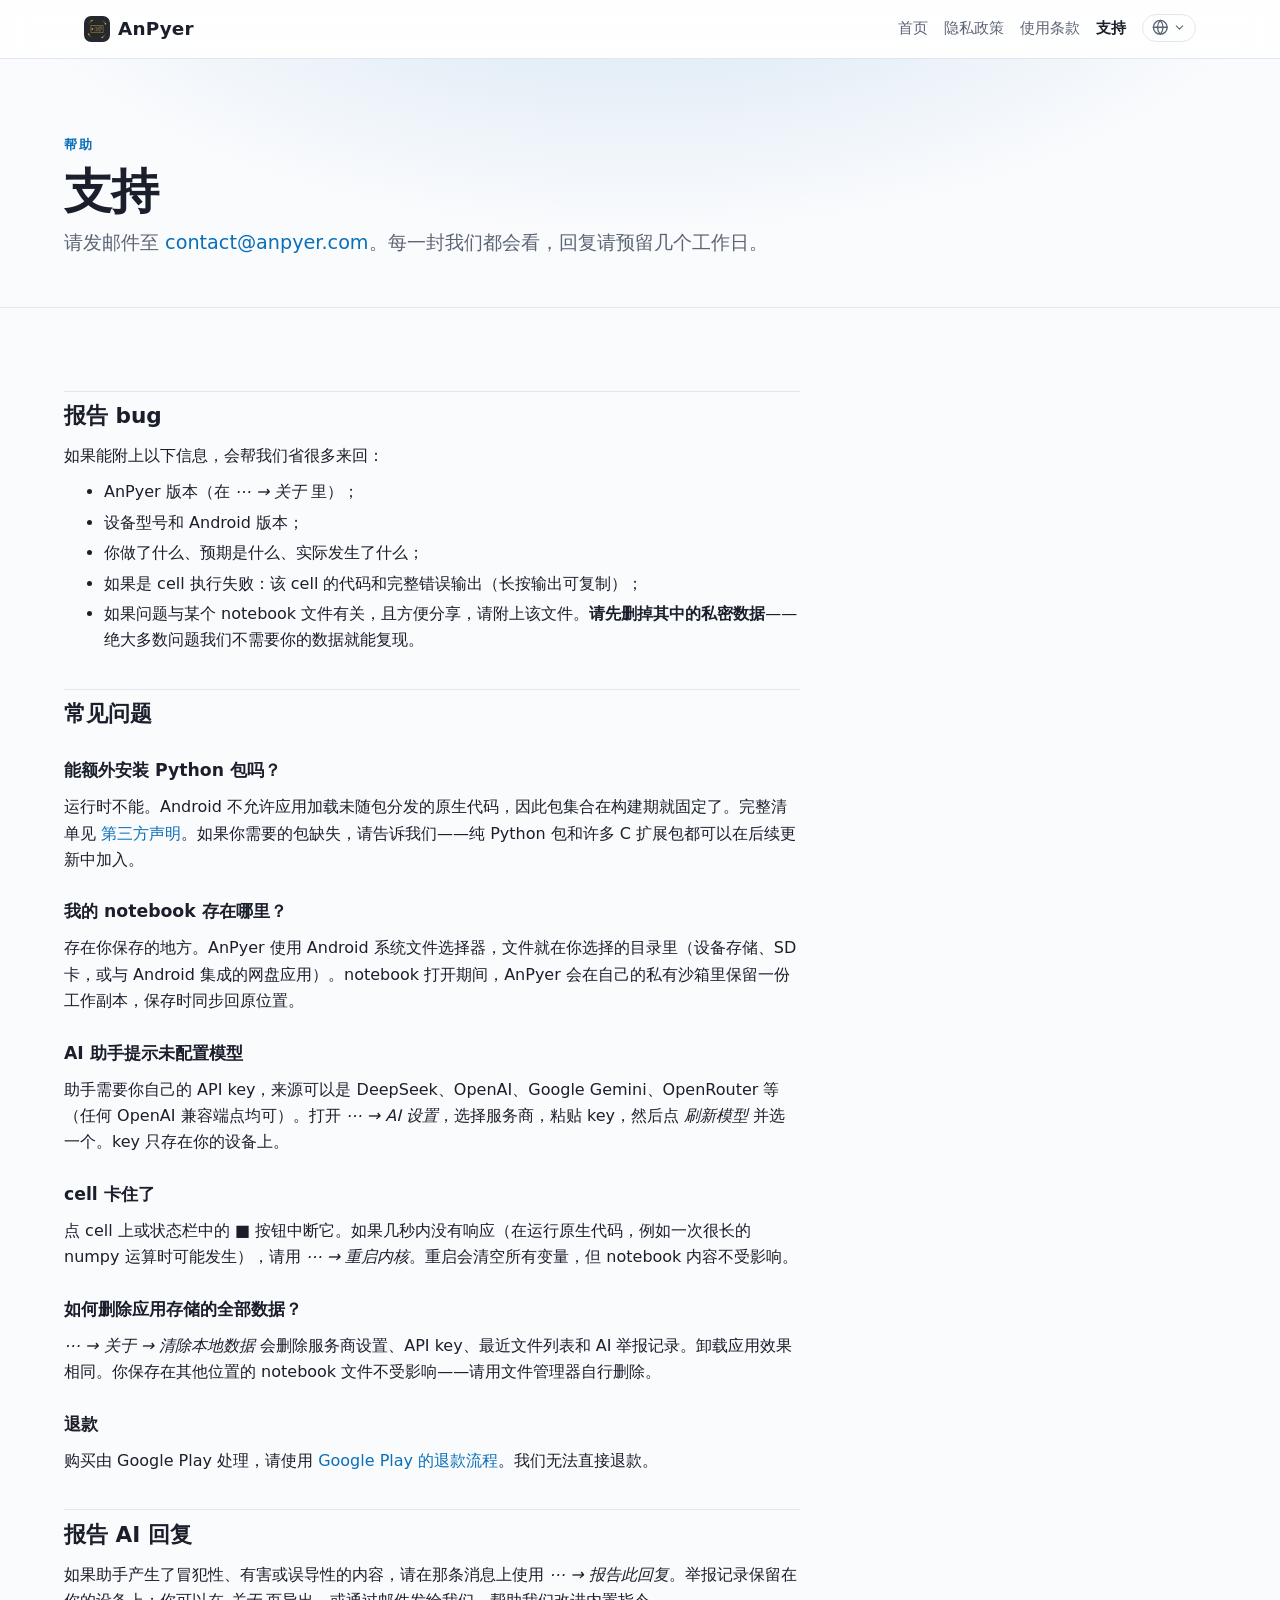
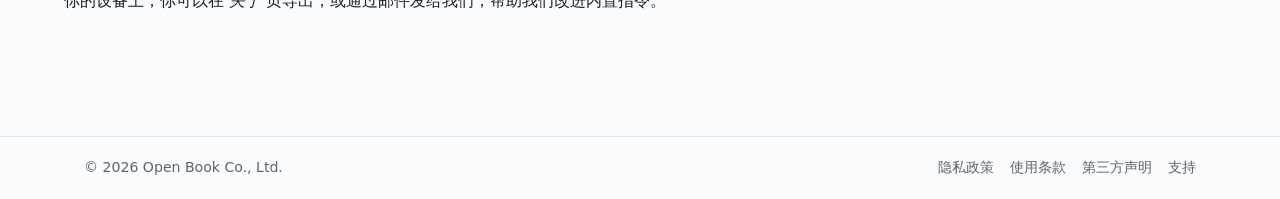
<file: zh/support/index.html>
<!DOCTYPE html>
<html lang="zh-CN">
<head>
<meta charset="utf-8">
<meta name="viewport" content="width=device-width, initial-scale=1">
<title>支持 — AnPyer</title>
<meta name="description" content="获取 AnPyer 的帮助：联系方式、常见问题，以及提交 bug 时需要附带的信息。">
<link rel="stylesheet" href="/assets/site.css?v=2">
<link rel="icon" href="/favicon.ico" sizes="any">
<link rel="icon" href="/assets/brand/favicon-32.png" type="image/png" sizes="32x32">
<link rel="apple-touch-icon" href="/assets/brand/apple-touch-icon.png">
<meta property="og:image" content="https://anpyer.com/assets/brand/og-image.png">
<link rel="alternate" hreflang="en" href="/support/">
<link rel="alternate" hreflang="zh" href="/zh/support/">
</head>
<body>

<header class="site-header">
  <div class="inner">
    <a class="brand" href="/zh/"><img class="logo" src="/assets/brand/brand-64.png" alt="" width="26" height="26">AnPyer</a>
    <nav class="nav" aria-label="站点导航">
      <a class="nav-link" href="/zh/">首页</a>
      <a class="nav-link" href="/zh/privacy/">隐私政策</a>
      <a class="nav-link" href="/zh/terms/">使用条款</a>
      <a class="nav-link" href="/zh/support/" aria-current="page">支持</a>
      <details class="lang-menu">
        <summary aria-label="语言" title="语言"><svg class="icon" width="18" height="18" aria-hidden="true"><use href="/assets/icons.svg?v=2#icon-globe"/></svg><svg class="icon chev" width="14" height="14" aria-hidden="true"><use href="/assets/icons.svg?v=2#icon-chevron"/></svg></summary>
        <ul class="menu">
          <li><a href="/support/" hreflang="en" lang="en"><span class="flag" aria-hidden="true">🇬🇧</span>English<svg class="icon tick" width="16" height="16" aria-hidden="true"><use href="/assets/icons.svg?v=2#icon-check"/></svg></a></li>
          <li><a href="/zh/support/" hreflang="zh" aria-current="true"><span class="flag" aria-hidden="true">🇨🇳</span>简体中文<svg class="icon tick" width="16" height="16" aria-hidden="true"><use href="/assets/icons.svg?v=2#icon-check"/></svg></a></li>
        </ul>
      </details>
    </nav>
  </div>
</header>

<main>
  <section class="block page-hero">
    <div class="inner">
      <p class="eyebrow">帮助</p>
      <h1>支持</h1>
      <p class="lead">请发邮件至 <a href="mailto:contact@anpyer.com">contact@anpyer.com</a>。每一封我们都会看，回复请预留几个工作日。</p>
    </div>
  </section>

  <section class="block doc-block">
    <div class="inner">
    <article class="doc">

  <h2>报告 bug</h2>
  <p>如果能附上以下信息，会帮我们省很多来回：</p>
  <ul>
    <li>AnPyer 版本（在 <em>⋯ → 关于</em> 里）；</li>
    <li>设备型号和 Android 版本；</li>
    <li>你做了什么、预期是什么、实际发生了什么；</li>
    <li>如果是 cell 执行失败：该 cell 的代码和完整错误输出（长按输出可复制）；</li>
    <li>如果问题与某个 notebook 文件有关，且方便分享，请附上该文件。<strong>请先删掉其中的私密数据</strong>——绝大多数问题我们不需要你的数据就能复现。</li>
  </ul>

  <h2>常见问题</h2>

  <h3>能额外安装 Python 包吗？</h3>
  <p>运行时不能。Android 不允许应用加载未随包分发的原生代码，因此包集合在构建期就固定了。完整清单见 <a href="/notices/">第三方声明</a>。如果你需要的包缺失，请告诉我们——纯 Python 包和许多 C 扩展包都可以在后续更新中加入。</p>

  <h3>我的 notebook 存在哪里？</h3>
  <p>存在你保存的地方。AnPyer 使用 Android 系统文件选择器，文件就在你选择的目录里（设备存储、SD 卡，或与 Android 集成的网盘应用）。notebook 打开期间，AnPyer 会在自己的私有沙箱里保留一份工作副本，保存时同步回原位置。</p>

  <h3>AI 助手提示未配置模型</h3>
  <p>助手需要你自己的 API key，来源可以是 DeepSeek、OpenAI、Google Gemini、OpenRouter 等（任何 OpenAI 兼容端点均可）。打开 <em>⋯ → AI 设置</em>，选择服务商，粘贴 key，然后点 <em>刷新模型</em> 并选一个。key 只存在你的设备上。</p>

  <h3>cell 卡住了</h3>
  <p>点 cell 上或状态栏中的 ■ 按钮中断它。如果几秒内没有响应（在运行原生代码，例如一次很长的 numpy 运算时可能发生），请用 <em>⋯ → 重启内核</em>。重启会清空所有变量，但 notebook 内容不受影响。</p>

  <h3>如何删除应用存储的全部数据？</h3>
  <p><em>⋯ → 关于 → 清除本地数据</em> 会删除服务商设置、API key、最近文件列表和 AI 举报记录。卸载应用效果相同。你保存在其他位置的 notebook 文件不受影响——请用文件管理器自行删除。</p>

  <h3>退款</h3>
  <p>购买由 Google Play 处理，请使用 <a href="https://support.google.com/googleplay/answer/2479637?hl=zh-Hans">Google Play 的退款流程</a>。我们无法直接退款。</p>

  <h2>报告 AI 回复</h2>
  <p>如果助手产生了冒犯性、有害或误导性的内容，请在那条消息上使用 <em>⋯ → 报告此回复</em>。举报记录保留在你的设备上；你可以在 <em>关于</em> 页导出，或通过邮件发给我们，帮助我们改进内置指令。</p>
    </article>
    </div>
  </section>
</main>

<footer class="site-footer">
  <div class="inner">
    <span>© 2026 <span class="legal-name">Open Book Co., Ltd.</span></span>
    <div class="links">
      <a href="/zh/privacy/">隐私政策</a>
      <a href="/zh/terms/">使用条款</a>
      <a href="/notices/">第三方声明</a>
      <a href="/zh/support/">支持</a>
    </div>
  </div>
</footer>

<script src="/assets/site.js?v=3" defer></script>

</body>
</html>
</file>
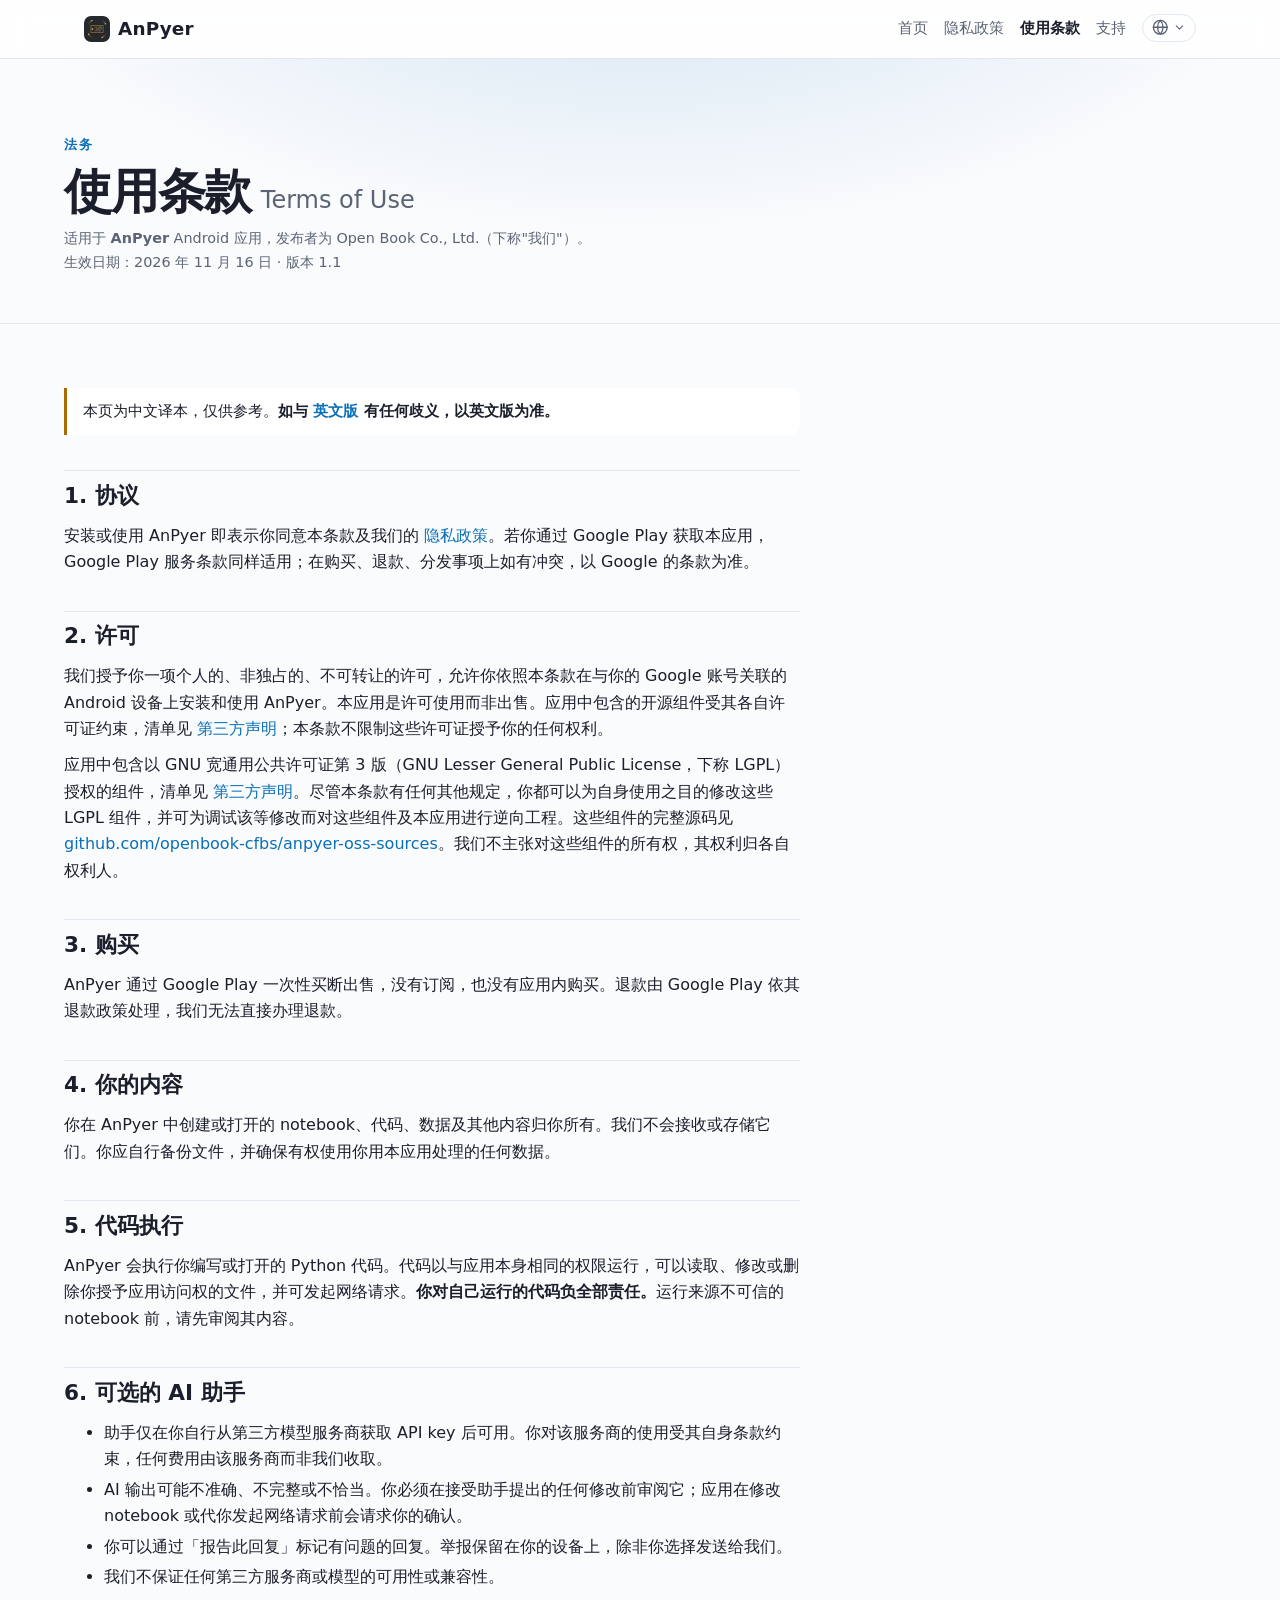
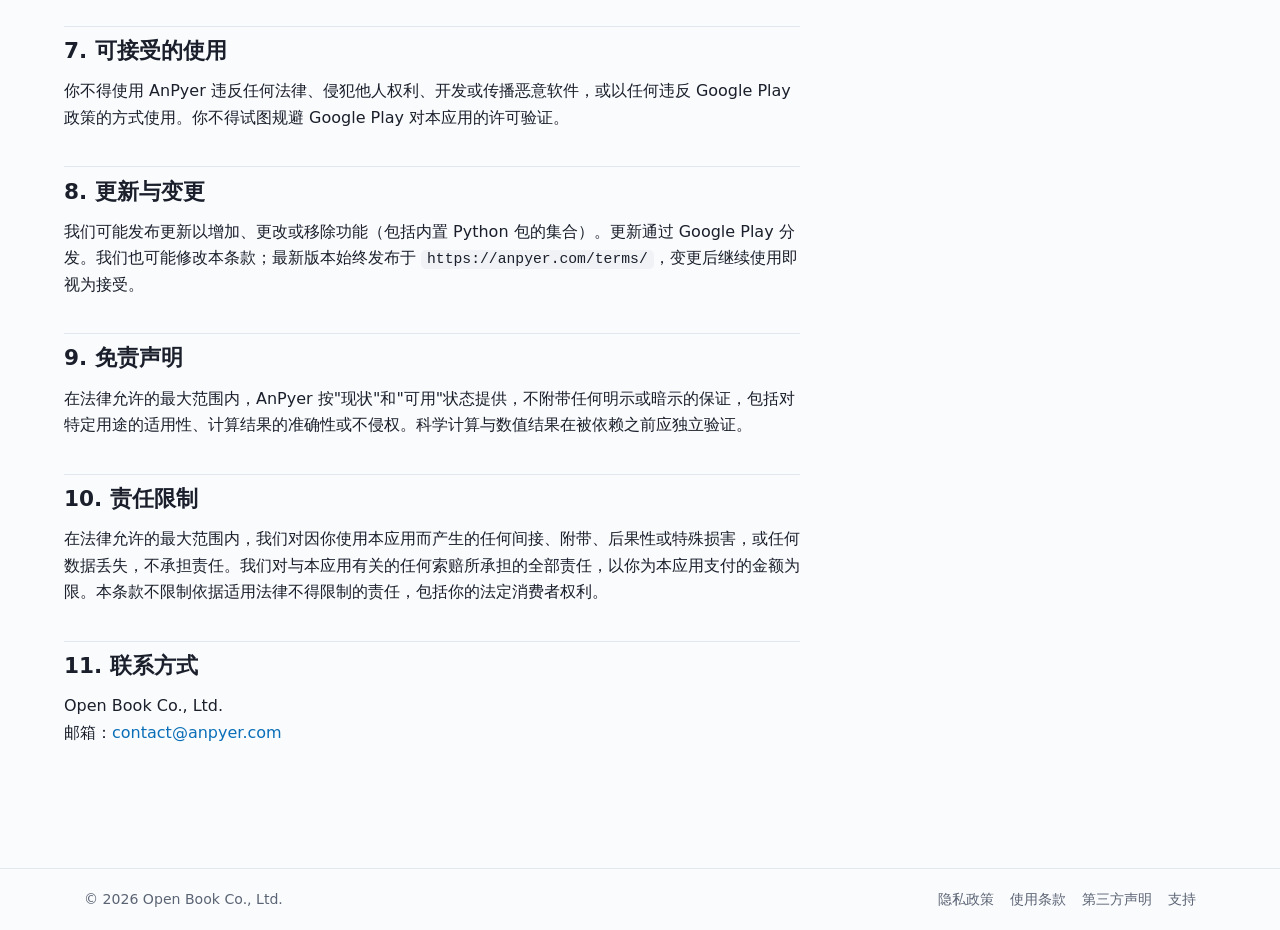
<file: zh/terms/index.html>
<!DOCTYPE html>
<html lang="zh-CN">
<head>
<meta charset="utf-8">
<meta name="viewport" content="width=device-width, initial-scale=1">
<title>使用条款 — AnPyer</title>
<meta name="description" content="AnPyer Android 应用的使用条款。">
<link rel="stylesheet" href="/assets/site.css?v=2">
<link rel="icon" href="/favicon.ico" sizes="any">
<link rel="icon" href="/assets/brand/favicon-32.png" type="image/png" sizes="32x32">
<link rel="apple-touch-icon" href="/assets/brand/apple-touch-icon.png">
<meta property="og:image" content="https://anpyer.com/assets/brand/og-image.png">
<link rel="alternate" hreflang="en" href="/terms/">
<link rel="alternate" hreflang="zh" href="/zh/terms/">
</head>
<body>

<header class="site-header">
  <div class="inner">
    <a class="brand" href="/zh/"><img class="logo" src="/assets/brand/brand-64.png" alt="" width="26" height="26">AnPyer</a>
    <nav class="nav" aria-label="站点导航">
      <a class="nav-link" href="/zh/">首页</a>
      <a class="nav-link" href="/zh/privacy/">隐私政策</a>
      <a class="nav-link" href="/zh/terms/" aria-current="page">使用条款</a>
      <a class="nav-link" href="/zh/support/">支持</a>
      <details class="lang-menu">
        <summary aria-label="语言" title="语言"><svg class="icon" width="18" height="18" aria-hidden="true"><use href="/assets/icons.svg?v=2#icon-globe"/></svg><svg class="icon chev" width="14" height="14" aria-hidden="true"><use href="/assets/icons.svg?v=2#icon-chevron"/></svg></summary>
        <ul class="menu">
          <li><a href="/terms/" hreflang="en" lang="en"><span class="flag" aria-hidden="true">🇬🇧</span>English<svg class="icon tick" width="16" height="16" aria-hidden="true"><use href="/assets/icons.svg?v=2#icon-check"/></svg></a></li>
          <li><a href="/zh/terms/" hreflang="zh" aria-current="true"><span class="flag" aria-hidden="true">🇨🇳</span>简体中文<svg class="icon tick" width="16" height="16" aria-hidden="true"><use href="/assets/icons.svg?v=2#icon-check"/></svg></a></li>
        </ul>
      </details>
    </nav>
  </div>
</header>

<main>
  <section class="block page-hero">
    <div class="inner">
      <p class="eyebrow">法务</p>
      <h1>使用条款<span class="sub">Terms of Use</span></h1>
      <p class="meta">适用于 <strong>AnPyer</strong> Android 应用，发布者为 <span class="legal-name">Open Book Co., Ltd.</span>（下称"我们"）。<br>生效日期：2026 年 11 月 16 日 · 版本 1.1</p>
    </div>
  </section>

  <section class="block doc-block">
    <div class="inner">
    <article class="doc">

  <div class="notice">
    本页为中文译本，仅供参考。<strong>如与 <a href="/terms/">英文版</a> 有任何歧义，以英文版为准。</strong>
  </div>

  <h2>1. 协议</h2>
  <p>安装或使用 AnPyer 即表示你同意本条款及我们的 <a href="/zh/privacy/">隐私政策</a>。若你通过 Google Play 获取本应用，Google Play 服务条款同样适用；在购买、退款、分发事项上如有冲突，以 Google 的条款为准。</p>

  <h2>2. 许可</h2>
  <p>我们授予你一项个人的、非独占的、不可转让的许可，允许你依照本条款在与你的 Google 账号关联的 Android 设备上安装和使用 AnPyer。本应用是许可使用而非出售。应用中包含的开源组件受其各自许可证约束，清单见 <a href="/notices/">第三方声明</a>；本条款不限制这些许可证授予你的任何权利。</p>
  <p>应用中包含以 GNU 宽通用公共许可证第 3 版（GNU Lesser General Public License，下称 LGPL）授权的组件，清单见 <a href="/notices/">第三方声明</a>。尽管本条款有任何其他规定，你都可以为自身使用之目的修改这些 LGPL 组件，并可为调试该等修改而对这些组件及本应用进行逆向工程。这些组件的完整源码见 <a href="https://github.com/openbook-cfbs/anpyer-oss-sources" rel="noopener">github.com/openbook-cfbs/anpyer-oss-sources</a>。我们不主张对这些组件的所有权，其权利归各自权利人。</p>

  <h2>3. 购买</h2>
  <p>AnPyer 通过 Google Play 一次性买断出售，没有订阅，也没有应用内购买。退款由 Google Play 依其退款政策处理，我们无法直接办理退款。</p>

  <h2>4. 你的内容</h2>
  <p>你在 AnPyer 中创建或打开的 notebook、代码、数据及其他内容归你所有。我们不会接收或存储它们。你应自行备份文件，并确保有权使用你用本应用处理的任何数据。</p>

  <h2>5. 代码执行</h2>
  <p>AnPyer 会执行你编写或打开的 Python 代码。代码以与应用本身相同的权限运行，可以读取、修改或删除你授予应用访问权的文件，并可发起网络请求。<strong>你对自己运行的代码负全部责任。</strong>运行来源不可信的 notebook 前，请先审阅其内容。</p>

  <h2>6. 可选的 AI 助手</h2>
  <ul>
    <li>助手仅在你自行从第三方模型服务商获取 API key 后可用。你对该服务商的使用受其自身条款约束，任何费用由该服务商而非我们收取。</li>
    <li>AI 输出可能不准确、不完整或不恰当。你必须在接受助手提出的任何修改前审阅它；应用在修改 notebook 或代你发起网络请求前会请求你的确认。</li>
    <li>你可以通过「报告此回复」标记有问题的回复。举报保留在你的设备上，除非你选择发送给我们。</li>
    <li>我们不保证任何第三方服务商或模型的可用性或兼容性。</li>
  </ul>

  <h2>7. 可接受的使用</h2>
  <p>你不得使用 AnPyer 违反任何法律、侵犯他人权利、开发或传播恶意软件，或以任何违反 Google Play 政策的方式使用。你不得试图规避 Google Play 对本应用的许可验证。</p>

  <h2>8. 更新与变更</h2>
  <p>我们可能发布更新以增加、更改或移除功能（包括内置 Python 包的集合）。更新通过 Google Play 分发。我们也可能修改本条款；最新版本始终发布于 <code>https://anpyer.com/terms/</code>，变更后继续使用即视为接受。</p>

  <h2>9. 免责声明</h2>
  <p>在法律允许的最大范围内，AnPyer 按"现状"和"可用"状态提供，不附带任何明示或暗示的保证，包括对特定用途的适用性、计算结果的准确性或不侵权。科学计算与数值结果在被依赖之前应独立验证。</p>

  <h2>10. 责任限制</h2>
  <p>在法律允许的最大范围内，我们对因你使用本应用而产生的任何间接、附带、后果性或特殊损害，或任何数据丢失，不承担责任。我们对与本应用有关的任何索赔所承担的全部责任，以你为本应用支付的金额为限。本条款不限制依据适用法律不得限制的责任，包括你的法定消费者权利。</p>

  <h2>11. 联系方式</h2>
  <p><span class="legal-name">Open Book Co., Ltd.</span><br>邮箱：<a href="mailto:contact@anpyer.com">contact@anpyer.com</a></p>
    </article>
    </div>
  </section>
</main>

<footer class="site-footer">
  <div class="inner">
    <span>© 2026 <span class="legal-name">Open Book Co., Ltd.</span></span>
    <div class="links">
      <a href="/zh/privacy/">隐私政策</a>
      <a href="/zh/terms/">使用条款</a>
      <a href="/notices/">第三方声明</a>
      <a href="/zh/support/">支持</a>
    </div>
  </div>
</footer>

<script src="/assets/site.js?v=3" defer></script>

</body>
</html>
</file>
<file: assets/site.css>
/* AnPyer website — base stylesheet, zero build step.
   Dark by default, follows the system preference for light.
   Layout model (all pages): full-width blocks stacked vertically, each with a centred
   .inner limited to --wide. Long-form documents (privacy / terms / support) additionally
   limit their article to --doc for readability. landing.css adds the marketing blocks. */

:root {
  color-scheme: light dark;
  --bg: #0f1115;
  --bg-elev: #161a22;
  --fg: #e6e8ee;
  --fg-muted: #9aa3b2;
  --line: #262c38;
  --accent: #5cc8ff;
  --accent-2: #ffd166;
  --code-bg: #1c212b;
  --wide: 72rem;        /* max content width of every block */
  --doc: 46rem;         /* max width of long-form text */
  --narrow: 40rem;      /* max width of centred copy */
  --block-y: clamp(3.5rem, 9vw, 7rem);
  --radius: 10px;
  font-family: system-ui, -apple-system, "Segoe UI", Roboto, "Noto Sans", "PingFang SC", "Microsoft YaHei", sans-serif;
  line-height: 1.65;
}

@media (prefers-color-scheme: light) {
  :root {
    --bg: #fafbfd;
    --bg-elev: #ffffff;
    --fg: #1a1f2b;
    --fg-muted: #5b6474;
    --line: #e2e6ee;
    --accent: #0a6fb8;
    --accent-2: #a86b00;
    --code-bg: #f0f2f6;
  }
}

* { box-sizing: border-box; }

html, body { margin: 0; padding: 0; }
html { scroll-behavior: smooth; }
@media (prefers-reduced-motion: reduce) { html { scroll-behavior: auto; } }

body {
  background: var(--bg);
  color: var(--fg);
  -webkit-text-size-adjust: 100%;
  min-height: 100dvh;
  display: flex;
  flex-direction: column;
  overflow-x: hidden;
}

a { color: var(--accent); text-decoration: none; }
a:hover { text-decoration: underline; }

code, pre {
  font-family: ui-monospace, "Cascadia Code", "JetBrains Mono", Menlo, Consolas, monospace;
  font-size: 0.92em;
}
code { background: var(--code-bg); padding: 0.1em 0.4em; border-radius: 5px; }

.icon { width: 1em; height: 1em; display: inline-block; vertical-align: -0.15em; flex: none; }

/* ---------- Header (sticky, translucent) ---------- */
.site-header {
  position: sticky;
  top: 0;
  z-index: 50;
  border-bottom: 1px solid var(--line);
  background: color-mix(in srgb, var(--bg-elev) 78%, transparent);
  -webkit-backdrop-filter: saturate(160%) blur(14px);
  backdrop-filter: saturate(160%) blur(14px);
}
.site-header .inner {
  max-width: var(--wide);
  margin: 0 auto;
  padding: 0.85rem 1.25rem;
  display: flex;
  align-items: center;
  gap: 1rem;
}
.brand {
  font-weight: 700;
  font-size: 1.15rem;
  letter-spacing: 0.01em;
  color: var(--fg);
  display: inline-flex;
  align-items: center;
  gap: 0.5rem;
  white-space: nowrap;
}
.brand:hover { text-decoration: none; }
.brand .logo {
  width: 26px; height: 26px; border-radius: 7px;
  object-fit: cover; /* /assets/brand/brand-64.png, generated by AnPyer/.scripts/gen-site-icons.py */
  display: inline-block;
}
.nav { display: flex; align-items: center; gap: 1rem; margin-left: auto; flex-wrap: wrap; }
.nav a { color: var(--fg-muted); font-size: 0.95rem; }
.nav a[aria-current="page"] { color: var(--fg); font-weight: 600; }

/* ---------- Language menu (native <details>, JS only closes it on outside click) ---------- */
.lang-menu { position: relative; }
.lang-menu > summary {
  list-style: none;
  cursor: pointer;
  display: inline-flex;
  align-items: center;
  gap: 0.3rem;
  padding: 0.3rem 0.55rem;
  border: 1px solid var(--line);
  border-radius: 999px;
  color: var(--fg-muted);
  font-size: 0.9rem;
  line-height: 1;
  user-select: none;
}
.lang-menu > summary::-webkit-details-marker { display: none; }
.lang-menu > summary:hover, .lang-menu[open] > summary { color: var(--fg); border-color: var(--fg-muted); }
.lang-menu > summary .icon { width: 1.15em; height: 1.15em; }
.lang-menu > summary .chev { width: 0.9em; height: 0.9em; transition: transform 0.15s ease; }
.lang-menu[open] > summary .chev { transform: rotate(180deg); }
.lang-menu .menu {
  position: absolute;
  right: 0;
  top: calc(100% + 0.5rem);
  min-width: 11rem;
  margin: 0;
  padding: 0.35rem;
  list-style: none;
  background: var(--bg-elev);
  border: 1px solid var(--line);
  border-radius: 12px;
  box-shadow: 0 18px 40px -18px rgba(0, 0, 0, 0.6);
  z-index: 60;
}
.lang-menu .menu a {
  display: flex;
  align-items: center;
  gap: 0.6rem;
  padding: 0.5rem 0.65rem;
  border-radius: 8px;
  color: var(--fg);
  font-size: 0.95rem;
  white-space: nowrap;
}
.lang-menu .menu a:hover { background: color-mix(in srgb, var(--fg) 7%, transparent); text-decoration: none; }
.lang-menu .menu a[aria-current="true"] { color: var(--fg); font-weight: 600; }
.lang-menu .menu a .tick { margin-left: auto; width: 1em; height: 1em; color: var(--accent); visibility: hidden; }
.lang-menu .menu a[aria-current="true"] .tick { visibility: visible; }
/* Flags are plain emoji (🇬🇧 🇨🇳); Windows Chrome/Edge lack flag glyphs and show "GB"/"CN" letters,
   which is acceptable. Swap for <img> if pixel-identical flags are ever required. */
.flag {
  font-size: 1.15em;
  line-height: 1;
  flex: none;
  font-family: "Twemoji Mozilla", "Apple Color Emoji", "Segoe UI Emoji", "Noto Color Emoji", sans-serif;
}

/* ---------- Main: blocks ---------- */
main { flex: 1; width: 100%; }
.block { padding: var(--block-y) 1.25rem; }
.block.alt { background: var(--bg-elev); }
.block > .inner { max-width: var(--wide); margin: 0 auto; }

/* Page hero: title banner shared by all non-landing pages */
.page-hero {
  padding-top: clamp(2.5rem, 6vw, 4.5rem);
  padding-bottom: clamp(2rem, 4vw, 3rem);
  background:
    radial-gradient(60rem 30rem at 50% -10rem, color-mix(in srgb, var(--accent) 18%, transparent), transparent 70%),
    var(--bg);
  border-bottom: 1px solid var(--line);
}
.page-hero .eyebrow { margin-bottom: 0.6rem; }
.page-hero h1 {
  font-size: clamp(2rem, 4.5vw, 3rem);
  line-height: 1.1;
  letter-spacing: -0.025em;
  margin: 0 0 0.6rem;
}
.page-hero h1 .sub { font-size: 0.5em; font-weight: 400; color: var(--fg-muted); letter-spacing: 0; margin-left: 0.4em; }
.page-hero .meta, .page-hero .lead { margin: 0.4rem 0 0; }
.page-hero .lead { font-size: clamp(1.05rem, 1.5vw, 1.2rem); color: var(--fg-muted); max-width: var(--doc); }

/* Long-form document */
.doc-block { padding-top: clamp(2rem, 4vw, 3rem); }
.doc { max-width: var(--doc); }

/* ---------- Typography ---------- */
.eyebrow {
  display: inline-block;
  font-size: 0.8rem;
  font-weight: 700;
  letter-spacing: 0.12em;
  text-transform: uppercase;
  color: var(--accent);
  margin: 0 0 0.9rem;
}
h1 { font-size: 2rem; line-height: 1.2; margin: 0 0 0.5rem; }
h2 { font-size: 1.35rem; margin: 2.2rem 0 0.6rem; padding-top: 0.4rem; border-top: 1px solid var(--line); }
h3 { font-size: 1.08rem; margin: 1.5rem 0 0.4rem; }
p, ul, ol { margin: 0.6rem 0; }
li { margin: 0.25rem 0; }
.muted { color: var(--fg-muted); }
.lead { font-size: 1.15rem; color: var(--fg-muted); margin-bottom: 1.5rem; }
.meta { font-size: 0.9rem; color: var(--fg-muted); margin-bottom: 1.5rem; }

.notice {
  border-left: 3px solid var(--accent-2);
  background: var(--bg-elev);
  padding: 0.7rem 1rem;
  border-radius: 0 var(--radius) var(--radius) 0;
  margin: 1rem 0;
  font-size: 0.95rem;
}
.doc-block.alt .notice, .block.alt .notice { background: var(--bg); }

table { border-collapse: collapse; width: 100%; margin: 1rem 0; font-size: 0.95rem; }
th, td { text-align: left; padding: 0.5rem 0.6rem; border-bottom: 1px solid var(--line); vertical-align: top; }
th { color: var(--fg-muted); font-weight: 600; }

/* ---------- Buttons ---------- */
.cta { display: flex; gap: 0.8rem; flex-wrap: wrap; margin: 1rem 0 2rem; }
.btn {
  display: inline-block;
  padding: 0.6rem 1.1rem;
  border-radius: var(--radius);
  border: 1px solid var(--line);
  background: var(--bg-elev);
  color: var(--fg);
  font-weight: 600;
}
.btn.primary { background: var(--accent); border-color: var(--accent); color: #06121c; }
.btn:hover { text-decoration: none; filter: brightness(1.08); }
.btn.large { padding: 0.85rem 1.5rem; font-size: 1.05rem; border-radius: 999px; }

/* ---------- Footer ---------- */
.site-footer {
  border-top: 1px solid var(--line);
  color: var(--fg-muted);
  font-size: 0.88rem;
}
.site-footer .inner {
  max-width: var(--wide);
  margin: 0 auto;
  padding: 1.2rem 1.25rem;
  display: flex;
  flex-wrap: wrap;
  gap: 0.4rem 1.2rem;
  align-items: center;
}
.site-footer .links { display: flex; gap: 1rem; flex-wrap: wrap; margin-left: auto; }
.site-footer a { color: var(--fg-muted); }

/* ---------- Responsive ---------- */
@media (max-width: 40rem) {
  .nav { gap: 0.7rem; }
  .nav a:not(.brand) { font-size: 0.9rem; }
}
@media (max-width: 30rem) {
  .block { padding-left: 1rem; padding-right: 1rem; }
  .site-header .inner { padding-left: 1rem; padding-right: 1rem; }
  .nav .nav-link { display: none; }        /* on phones: brand + language only, footer carries the links */
  h1 { font-size: 1.6rem; }
}
</file>
<file: assets/landing.css>
/* AnPyer landing page — marketing blocks only (body.landing).
   Block / header / footer / typography basics live in site.css; this file adds the
   centred hero, the two-column copy + screenshot splits, stats, limits and pricing blocks, and
   the generated package rail of section 2 (.pkg-wall — see "Preinstalled packages" below).
   Zero build step; scroll-reveal animation is disabled under prefers-reduced-motion.

   Screenshots: /assets/demo/0N-*.png are the eight Google Play composites (9:16, dark
   background baked in, caption on top). They are used as-is via <img class="shot">; the
   old pure-CSS phone mockup was removed when the real screenshots arrived (2026-09-23).
   06-packages-wall.png is no longer referenced by the page — section 2 renders the wall from
   packages.toml now (see "Preinstalled packages" below) — but it stays in the repo for the
   Play listing. */

/* Two columns: copy + visual; .reverse puts the visual on the left */
.split {
  display: grid;
  grid-template-columns: minmax(0, 1fr) minmax(0, 1fr);
  gap: clamp(2rem, 5vw, 5rem);
  align-items: center;
}
.split.reverse > .copy { order: 2; }
.split.reverse > .visual { order: 1; }

/* Centred copy (blocks without a visual / block headings) */
.centered {
  max-width: var(--narrow);
  margin: 0 auto;
  text-align: center;
}

/* ---------- Copy typography ---------- */
.block h2 {
  font-size: clamp(1.75rem, 3.6vw, 2.75rem);
  line-height: 1.12;
  letter-spacing: -0.02em;
  margin: 0 0 0.9rem;
  padding: 0;
  border: 0;
}
.block .lead {
  font-size: clamp(1.02rem, 1.4vw, 1.2rem);
  color: var(--fg-muted);
  margin: 0 0 1.2rem;
}
.block .copy p { max-width: 34rem; }
.block .copy ul { padding-left: 1.1rem; color: var(--fg-muted); }
.block .copy li { margin: 0.35rem 0; }
.block .copy li strong { color: var(--fg); }
.block .copy .eyebrow { max-width: 34rem; }

/* ---------- Hero (centred: title → app icon → one line → store button) ---------- */
.hero-block {
  padding-top: clamp(3.5rem, 9vw, 7rem);
  padding-bottom: clamp(3.5rem, 9vw, 7rem);
  text-align: center;
  background:
    radial-gradient(60rem 30rem at 50% -10rem, color-mix(in srgb, var(--accent) 18%, transparent), transparent 70%),
    var(--bg);
}
.hero-center { display: flex; flex-direction: column; align-items: center; }
.hero-block h1 {
  font-family: ui-monospace, "Cascadia Code", "JetBrains Mono", Menlo, Consolas, monospace;
  font-weight: 500;
  font-size: clamp(2.2rem, 6.5vw, 4.6rem);
  line-height: 1.08;
  letter-spacing: -0.02em;
  margin: 0 0 clamp(2rem, 5vw, 3.5rem);
}
/* App icon with a soft glow behind it, app name underneath — the whole thing links to the store. */
.hero-app {
  display: inline-flex; flex-direction: column; align-items: center; gap: 0.9rem;
  color: var(--fg); text-decoration: none;
  position: relative;
  margin-bottom: clamp(2rem, 5vw, 3.5rem);
}
.hero-app::before {
  content: ""; position: absolute; inset: -40% -60% auto -60%; height: 180%;
  background: radial-gradient(closest-side, color-mix(in srgb, var(--accent) 28%, transparent), transparent 75%);
  z-index: -1; pointer-events: none;
}
.hero-app:hover { text-decoration: none; }
.hero-app:hover .hero-icon { transform: translateY(-2px) scale(1.02); }
.hero-block .hero-icon {
  /* /assets/brand/icon-512.png (generated by AnPyer/.scripts/gen-site-icons.py); already rounded + transparent. */
  display: block;
  width: clamp(7rem, 16vw, 10rem); height: auto;
  border-radius: 22%;
  filter: drop-shadow(0 1rem 2rem rgba(0,0,0,0.45));
  transition: transform 0.25s ease;
}
.hero-app-name { font-size: 1.25rem; font-weight: 600; letter-spacing: 0.01em; }
.hero-block .lead {
  font-size: clamp(1.1rem, 1.8vw, 1.45rem);
  color: var(--fg);
  max-width: 44rem;
  margin: 0 auto 1.8rem;
  line-height: 1.5;
}
.hero-block .cta { justify-content: center; align-items: center; margin: 0 0 0.8rem; }
/* Official Google Play badge (assets/brand/google-play-badge-*.svg, from play.google.com/intl/en_us/badges/).
   Brand rules: never restyle/recolor, keep clear space = 1/4 badge height, min height 40px. */
.store-badge { display: inline-flex; line-height: 0; transition: transform 0.2s ease; }
.store-badge img { height: 4rem; width: auto; display: block; }
.store-badge:hover { transform: translateY(-1px); text-decoration: none; }
.site-footer .trademark { font-size: 0.75rem; color: var(--fg-muted); opacity: 0.7; margin: 0.8rem 0 0; flex-basis: 100%; }
.hero-block .fineprint { font-size: 0.85rem; color: var(--fg-muted); margin: 0; }
.hero-block .pronounce { font-size: 0.85rem; color: var(--fg-muted); margin: 0.4rem 0 0; opacity: 0.8; }
.hero-block .pronounce em { font-style: normal; color: var(--fg); }

/* ---------- Real device screenshots ---------- */
.visual .shot {
  display: block;
  width: min(22rem, 100%);
  height: auto;
  margin: 0 auto;
  border-radius: 1.4rem;
  border: 1px solid var(--line);
  box-shadow: 0 40px 80px -40px rgba(0,0,0,0.7);
}
.block.alt .visual .shot { border-color: color-mix(in srgb, var(--fg) 14%, transparent); }
.pricing-block .visual .shot { width: min(19rem, 100%); }

/* ---------- Preinstalled packages (section 2): dark rail of bucket cards ----------
   The <div class="pkg-wall"> content and the "70+" counters are generated by
   AnPyer/.scripts/sync-site-packages.py from AnPyer/packages.toml (run it in the app repo;
   --check verifies without writing) — edit the script, not the HTML between the markers.
   This whole section is dark in *both* themes (not a slab inside a light block): it is the
   "product shot" of the page and keeps the look of the Play composite — Dark+ canvas, faint
   coloured glows, glassy capsules. Because it is the only always-dark block, it remaps the
   theme variables instead of relying on --bg / --bg-elev.
   One bucket = one card (<article class="pkg-card">): bucket name on top, its pills below,
   tinted by the card's own --cat. The rail scrolls sideways: on a phone it shows the edge of
   the next card and snaps; on a desktop the mouse wheel drives it (assets/site.js) and the
   container is focusable so the arrow keys scroll it. Pills are plain text — no dot. */
.pkg-section {
  background:
    radial-gradient(40rem 22rem at 6% -10%, rgba(86, 156, 214, 0.17), transparent 70%),
    radial-gradient(36rem 24rem at 104% 110%, rgba(78, 201, 176, 0.13), transparent 70%),
    radial-gradient(30rem 18rem at 96% -6%, rgba(197, 134, 192, 0.12), transparent 70%),
    #141414;
  /* Theme remap: the copy inside this block stays readable on the dark canvas in both themes. */
  --fg: #e6e6e6;
  --fg-muted: #a5a5a5;
  --line: rgba(255, 255, 255, 0.12);
  --accent: #5cc8ff;
  --bg: #141414;
  --bg-elev: #1b1b1b;
  --code-bg: rgba(255, 255, 255, 0.08);
  color: var(--fg);
  color-scheme: dark;
  border-top: 1px solid rgba(255, 255, 255, 0.06);
  border-bottom: 1px solid rgba(255, 255, 255, 0.06);
}
.packages-head { max-width: var(--doc); }
.packages-head .lead { max-width: none; }
.packages-head ul { margin: 0; padding-left: 1.1rem; color: var(--fg-muted); }
.packages-head li { margin: 0.35rem 0; }
.packages-head li strong { color: var(--fg); }

/* The rail: one row of cards, scrolled sideways. overscroll-behavior-x keeps the wheel / swipe
   from being swallowed once the rail hits either end. snap "proximity" (not "mandatory") so
   a few hundred wheel pixels don't fight the snapping. */
.pkg-wall {
  display: flex;
  gap: clamp(0.75rem, 1.6vw, 1.1rem);
  margin-top: clamp(1.6rem, 4vw, 2.4rem);
  padding: 0.2rem 0.2rem 1rem;
  overflow-x: auto;
  overscroll-behavior-x: contain;
  scroll-snap-type: x proximity;
  scroll-padding-left: 0.2rem;
  scrollbar-width: thin;
  scrollbar-color: rgba(255, 255, 255, 0.25) transparent;
  -webkit-overflow-scrolling: touch;
}
.pkg-wall::-webkit-scrollbar { height: 6px; }
.pkg-wall::-webkit-scrollbar-thumb { background: rgba(255, 255, 255, 0.22); border-radius: 999px; }
.pkg-wall::-webkit-scrollbar-track { background: transparent; }
.pkg-wall:focus-visible { outline: 2px solid #5cc8ff; outline-offset: 3px; border-radius: 1.35rem; }

/* One bucket = one card. Fixed width so the next card always peeks out on a phone; the cap
   keeps ~3.5 cards visible on a wide screen. */
.pkg-card {
  flex: 0 0 clamp(14.5rem, 74vw, 18.5rem);
  scroll-snap-align: start;
  display: flex;
  flex-direction: column;
  gap: 0.75rem;
  padding: 1rem 1rem 1.15rem;
  border-radius: 1.25rem;
  background: color-mix(in srgb, var(--cat) 8%, rgba(255, 255, 255, 0.03));
  border: 1px solid color-mix(in srgb, var(--cat) 26%, transparent);
  box-shadow: inset 0 1px 0 rgba(255, 255, 255, 0.05), 0 20px 40px -30px #000;
}
/* Bucket name on top of the card — the only place a category is spelled out. */
.pkg-card-title {
  margin: 0;
  font-size: 0.78rem;
  font-weight: 700;
  letter-spacing: 0.1em;
  text-transform: uppercase;
  color: color-mix(in srgb, var(--cat) 62%, #fff);
}
.pkg-pills {
  display: flex;
  flex-wrap: wrap;
  align-items: center;
  gap: 0.4rem;
  margin: 0;
  padding: 0;
  list-style: none;
}
.pkg-pills li { margin: 0; }
.pill {
  margin: 0;
  font-size: 0.86rem; font-weight: 500; line-height: 1.1; letter-spacing: 0.005em;
  white-space: nowrap;
  padding: 0.45em 0.85em;
  border-radius: 999px;
  color: #c8c8c8;
  background: color-mix(in srgb, var(--cat) 9%, rgba(255, 255, 255, 0.045));
  border: 1px solid color-mix(in srgb, var(--cat) 26%, rgba(255, 255, 255, 0.07));
  box-shadow: inset 0 1px 0 rgba(255, 255, 255, 0.045);
}
.pill.featured {
  font-size: 1.02rem; font-weight: 700;
  color: #fff;
  background: color-mix(in srgb, var(--cat) 12%, rgba(255, 255, 255, 0.2));
  border-color: color-mix(in srgb, var(--cat) 30%, rgba(255, 255, 255, 0.42));
  box-shadow: inset 0 1px 0 rgba(255, 255, 255, 0.18), 0 4px 14px rgba(0, 0, 0, 0.35);
}

/* ---------- Big numbers (privacy block) ---------- */
.stats {
  display: grid;
  grid-template-columns: repeat(3, minmax(0, 1fr));
  gap: 1rem;
  margin: 2.2rem 0 0;
  padding: 0; list-style: none;
  text-align: center;
}
.stats li { margin: 0; padding: 1.4rem 0.8rem; border-radius: 1rem; border: 1px solid var(--line); background: var(--bg); }
.block.alt .stats li { background: var(--bg-elev); }
.stats b { display: block; font-size: clamp(2.2rem, 5vw, 3.4rem); line-height: 1; letter-spacing: -0.03em; color: var(--accent); }
.stats span { display: block; margin-top: 0.5rem; color: var(--fg-muted); font-size: 0.95rem; }
.chips-note { text-align: center; font-size: 0.9rem; color: var(--fg-muted); margin-top: 1.2rem; }

/* ---------- Honest limits (small cards) ---------- */
.limits {
  display: grid;
  grid-template-columns: repeat(auto-fit, minmax(14rem, 1fr));
  gap: 1rem; margin: 1.8rem 0 0; padding: 0; list-style: none;
}
.limits li { margin: 0; padding: 1.1rem 1.2rem; border-radius: 1rem; border: 1px dashed var(--line); color: var(--fg-muted); font-size: 0.95rem; }
.limits li strong { display: block; color: var(--fg); margin-bottom: 0.25rem; }

/* ---------- Pricing / closing CTA (copy left, reinforcement card right) ---------- */
.price { font-size: clamp(2.6rem, 6vw, 4rem); letter-spacing: -0.03em; line-height: 1; margin: 0.5rem 0 0.8rem; }
.price small { font-size: 0.35em; color: var(--fg-muted); letter-spacing: 0; vertical-align: middle; margin-left: 0.4rem; }
.pricing-block .lead strong { color: var(--fg); }
.pricing-block .cta { justify-content: flex-start; align-items: center; margin: 1.4rem 0 0.8rem; }
.pricing-block .fineprint { font-size: 0.85rem; color: var(--fg-muted); max-width: 34rem; margin: 0.6rem 0 0; }

/* ---------- Scroll reveal ---------- */
.reveal { opacity: 0; transform: translateY(18px); transition: opacity 0.6s ease, transform 0.6s ease; }
.reveal.in { opacity: 1; transform: none; }
@media (prefers-reduced-motion: reduce) {
  .reveal { opacity: 1; transform: none; transition: none; }
}

/* ---------- Responsive ---------- */
@media (max-width: 52rem) {
  .hero-block .lead br { display: none; }
  .split { grid-template-columns: 1fr; gap: 2rem; }
  .split.reverse > .copy { order: 1; }
  .split.reverse > .visual { order: 2; }
  .split .copy { text-align: left; }
  .stats { grid-template-columns: 1fr; }
  .visual .shot, .pricing-block .visual .shot { width: min(18rem, 80vw); }
}
@media (max-width: 30rem) {
  .hero-block .cta .btn { flex: 1 1 100%; text-align: center; }
  .pkg-wall { gap: 0.6rem; }
  .pkg-card { padding: 0.85rem 0.85rem 1rem; border-radius: 1.1rem; }
  .pkg-card-title { font-size: 0.72rem; }
  .pill { font-size: 0.8rem; }
  .pill.featured { font-size: 0.92rem; }
  .pricing-block .cta .btn { flex: 1 1 100%; text-align: center; }
  .hero-block .cta .store-badge, .pricing-block .cta .store-badge { flex: 1 1 100%; justify-content: center; }
}
</file>
